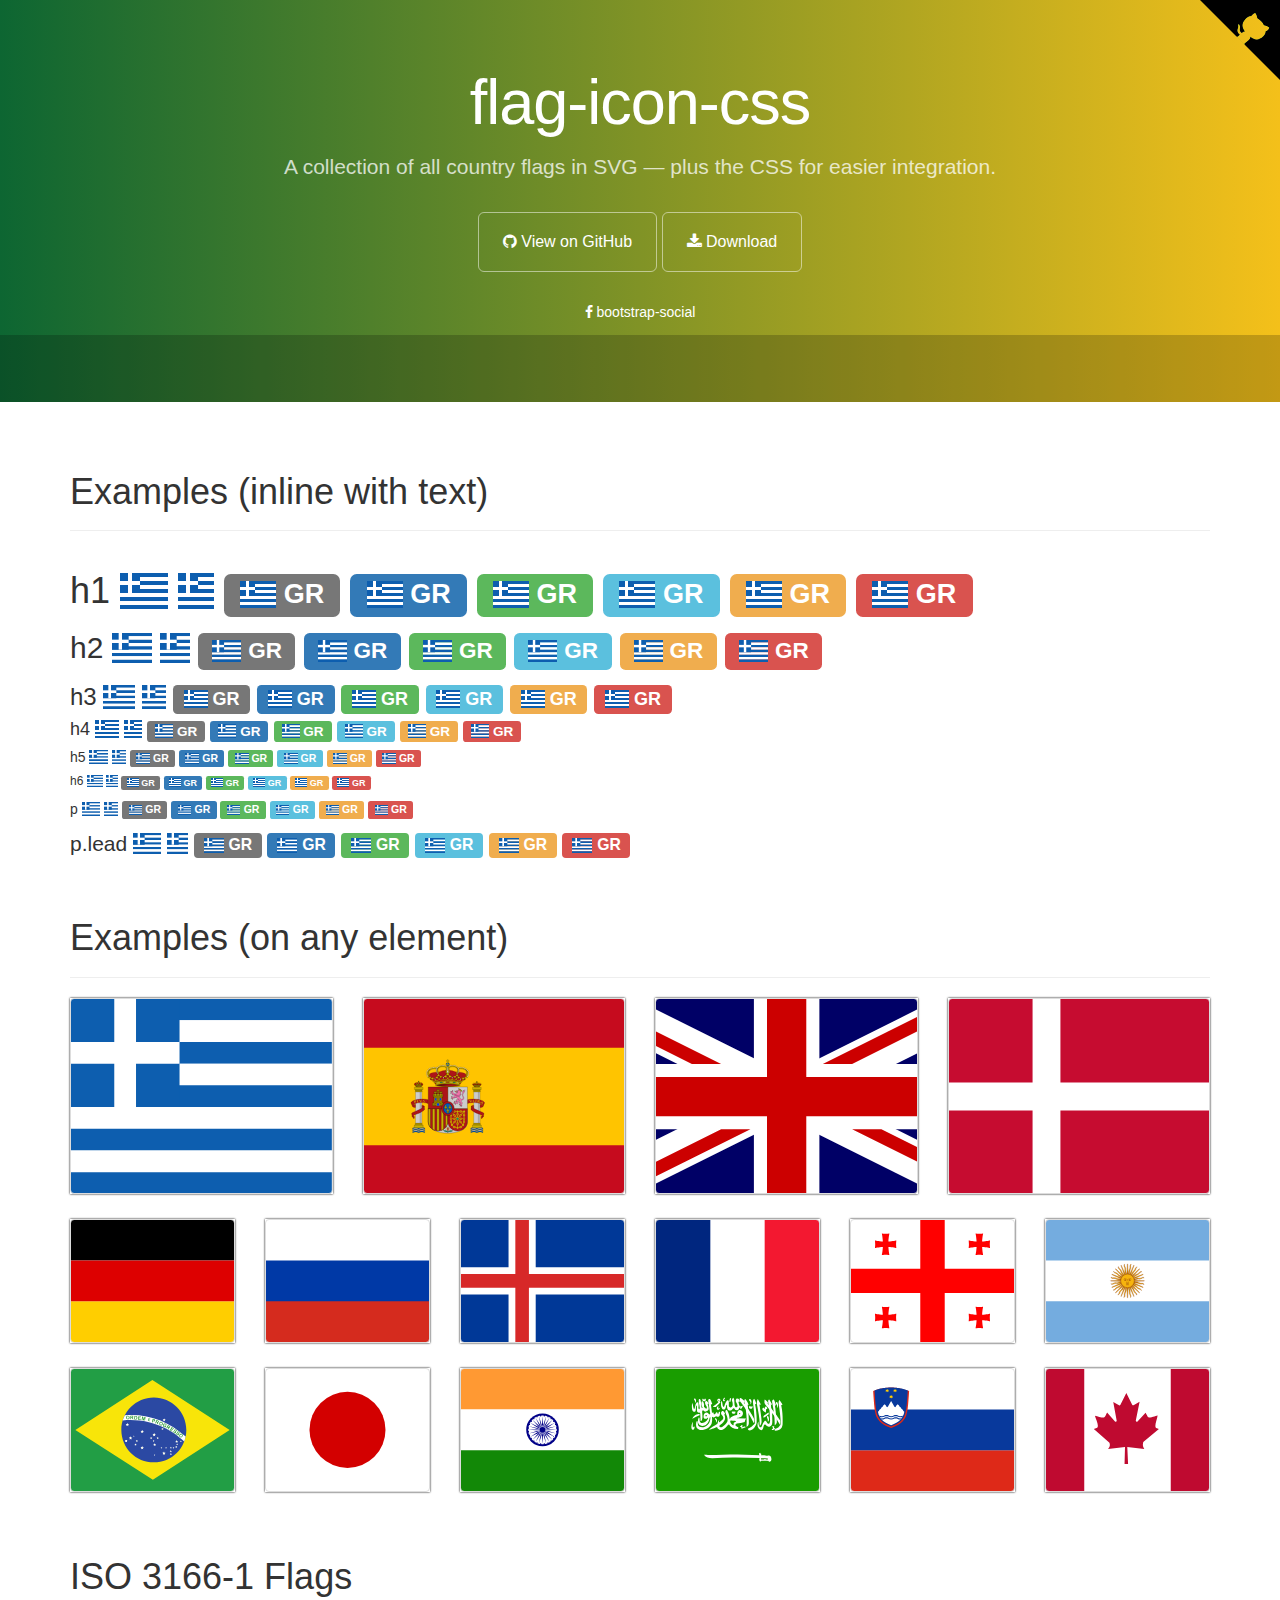
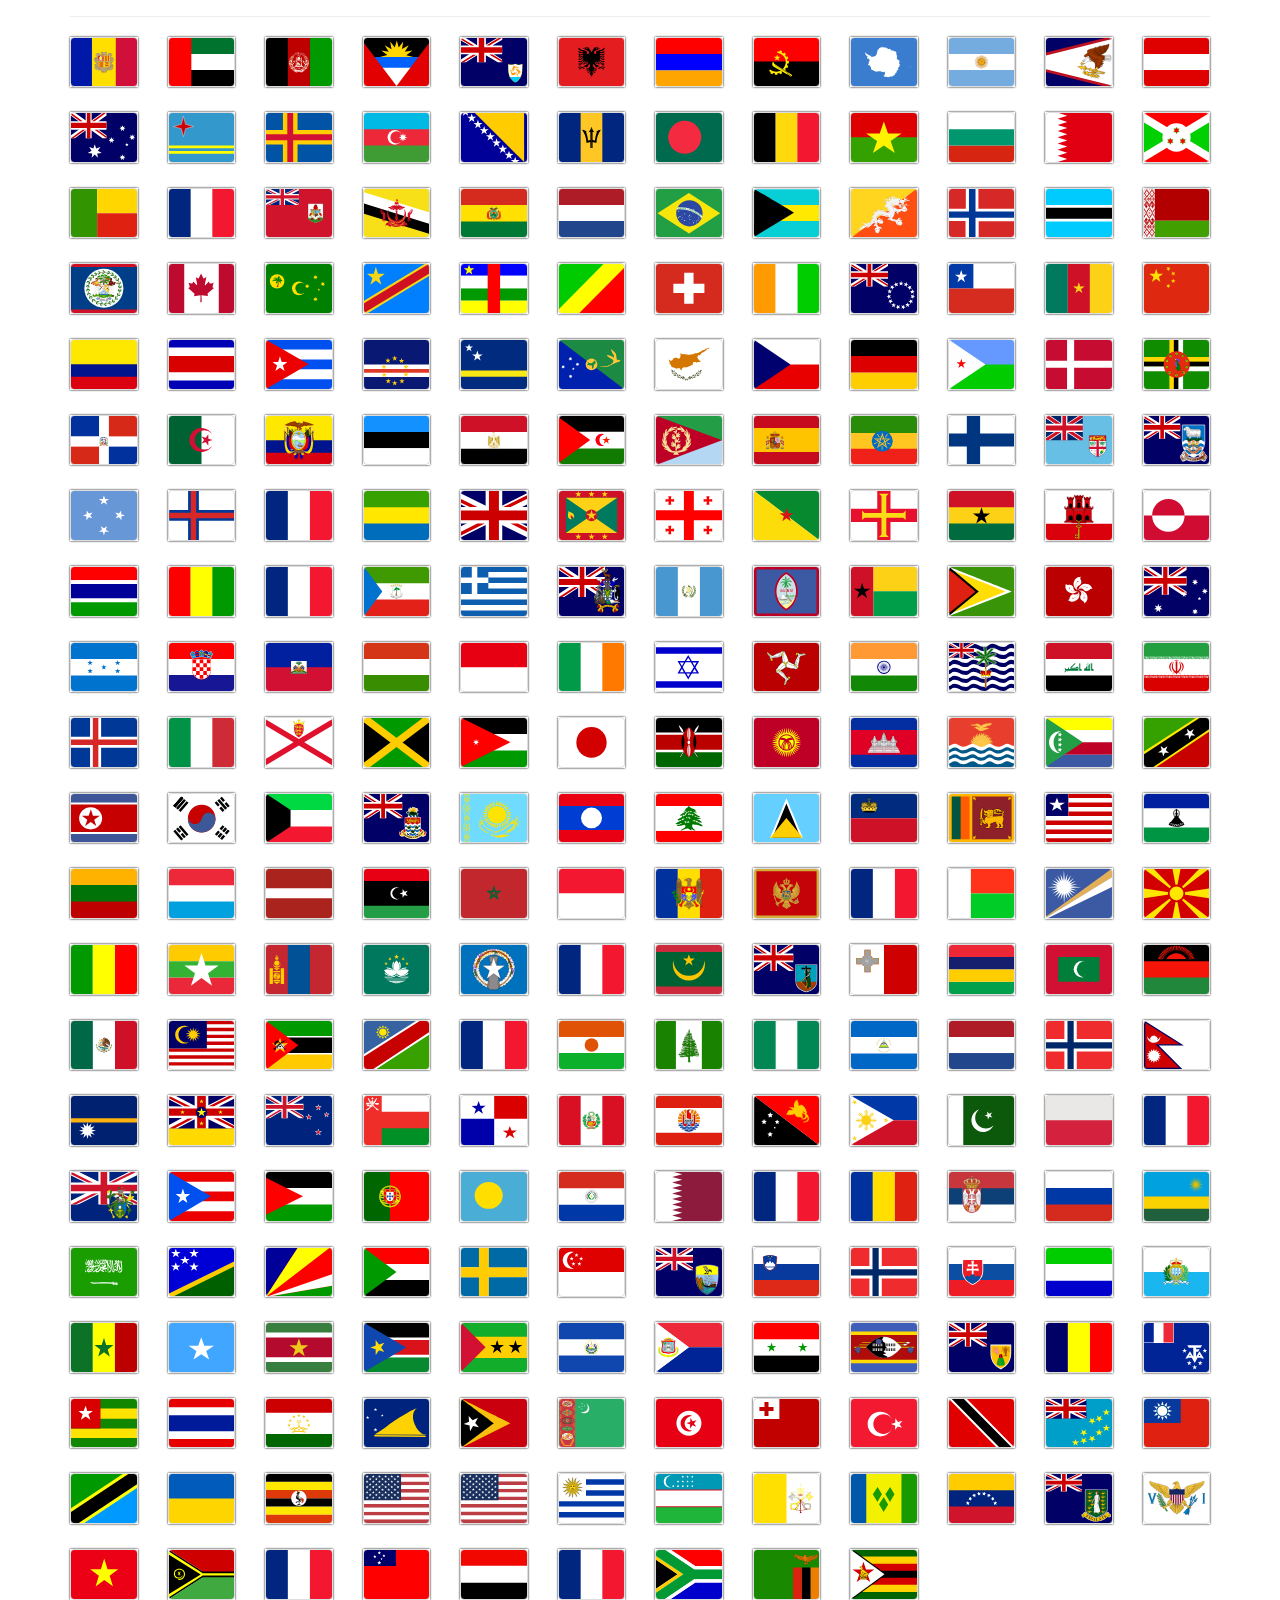
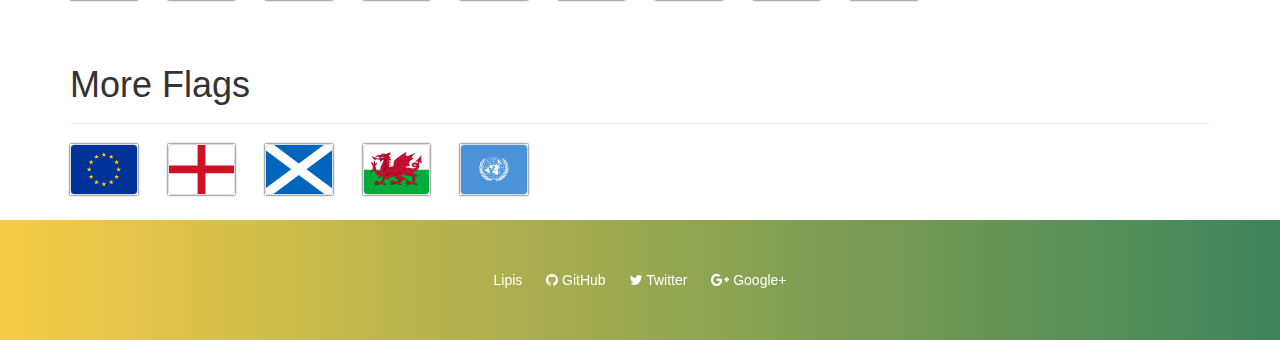
<file: vendors/iconfonts/flag-icon-css/index.html>
<!DOCTYPE html>
<html lang="en">
  <head>
    <meta charset="utf-8">
    <meta name="viewport" content="width=device-width, initial-scale=1.0">
    <meta property="og:type" content="website" />
    <meta property="og:url" content="https://lipis.github.io/flag-icon-css/" />

    <title>SVG Country Flags | flag-icon-css</title>

    <link href="https://maxcdn.bootstrapcdn.com/bootstrap/3.3.6/css/bootstrap.min.css" rel="stylesheet" id="bootstrap">
    <link href="https://maxcdn.bootstrapcdn.com/font-awesome/4.5.0/css/font-awesome.min.css" rel="stylesheet">
    <link href="./assets/docs.css" rel="stylesheet">
    <link href="./css/flag-icon.css" rel="stylesheet">
  </head>

  <body>
    <div class="jumbotron">
      <div class="container">
        <h1>flag-icon-css</h1>
        <p>
          A collection of all country flags in SVG — plus the CSS for easier integration.
        </p>
        <a href="https://github.com/lipis/flag-icon-css" class="btn btn-outline btn-lg"><span class="fa fa-github"></span> View on GitHub</a>
        <a href="https://github.com/lipis/flag-icon-css/archive/master.zip" class="btn btn-outline btn-lg"><span class="fa fa-download"></span> Download</a>
        <ul class="jumbotron-links">
          <li><a href="https://lipis.github.io/bootstrap-social"><span class="fa fa-facebook"></span> bootstrap-social</a></li>
        </ul>
      </div>
      <div class="bottom">
        <iframe src="https://ghbtns.com/github-btn.html?user=lipis&amp;repo=flag-icon-css&amp;type=watch&amp;count=true" class="social-share"></iframe>
      </div>
    </div>
    <script>
      if (window.location.hostname.indexOf('github') > 0) {
        window.location.replace("http://flag-icon-css.lip.is/");
      }
    </script>
    <div class="container">
      <section id="examples">
        <div class="page-header">
          <h1>Examples (inline with text)</h1>
        </div>
        <div class="no-wrap">
          <h1>
            h1
            <span class="flag-icon flag-icon-gr"></span>
            <span class="flag-icon flag-icon-squared flag-icon-gr"></span>
            <span class="label label-default"><span class="flag-icon flag-icon-gr"></span> GR</span>
            <span class="label label-primary"><span class="flag-icon flag-icon-gr"></span> GR</span>
            <span class="label label-success"><span class="flag-icon flag-icon-gr"></span> GR</span>
            <span class="label label-info"><span class="flag-icon flag-icon-gr"></span> GR</span>
            <span class="label label-warning"><span class="flag-icon flag-icon-gr"></span> GR</span>
            <span class="label label-danger"><span class="flag-icon flag-icon-gr"></span> GR</span>
          </h1>
          <h2>
            h2
            <span class="flag-icon flag-icon-gr"></span>
            <span class="flag-icon flag-icon-squared flag-icon-gr"></span>
            <span class="label label-default"><span class="flag-icon flag-icon-gr"></span> GR</span>
            <span class="label label-primary"><span class="flag-icon flag-icon-gr"></span> GR</span>
            <span class="label label-success"><span class="flag-icon flag-icon-gr"></span> GR</span>
            <span class="label label-info"><span class="flag-icon flag-icon-gr"></span> GR</span>
            <span class="label label-warning"><span class="flag-icon flag-icon-gr"></span> GR</span>
            <span class="label label-danger"><span class="flag-icon flag-icon-gr"></span> GR</span>
          </h2>
          <h3>
            h3
            <span class="flag-icon flag-icon-gr"></span>
            <span class="flag-icon flag-icon-squared flag-icon-gr"></span>
            <span class="label label-default"><span class="flag-icon flag-icon-gr"></span> GR</span>
            <span class="label label-primary"><span class="flag-icon flag-icon-gr"></span> GR</span>
            <span class="label label-success"><span class="flag-icon flag-icon-gr"></span> GR</span>
            <span class="label label-info"><span class="flag-icon flag-icon-gr"></span> GR</span>
            <span class="label label-warning"><span class="flag-icon flag-icon-gr"></span> GR</span>
            <span class="label label-danger"><span class="flag-icon flag-icon-gr"></span> GR</span>
          </h3>
          <h4>
            h4
            <span class="flag-icon flag-icon-gr"></span>
            <span class="flag-icon flag-icon-squared flag-icon-gr"></span>
            <span class="label label-default"><span class="flag-icon flag-icon-gr"></span> GR</span>
            <span class="label label-primary"><span class="flag-icon flag-icon-gr"></span> GR</span>
            <span class="label label-success"><span class="flag-icon flag-icon-gr"></span> GR</span>
            <span class="label label-info"><span class="flag-icon flag-icon-gr"></span> GR</span>
            <span class="label label-warning"><span class="flag-icon flag-icon-gr"></span> GR</span>
            <span class="label label-danger"><span class="flag-icon flag-icon-gr"></span> GR</span>
          </h4>
          <h5>
            h5
            <span class="flag-icon flag-icon-gr"></span>
            <span class="flag-icon flag-icon-squared flag-icon-gr"></span>
            <span class="label label-default"><span class="flag-icon flag-icon-gr"></span> GR</span>
            <span class="label label-primary"><span class="flag-icon flag-icon-gr"></span> GR</span>
            <span class="label label-success"><span class="flag-icon flag-icon-gr"></span> GR</span>
            <span class="label label-info"><span class="flag-icon flag-icon-gr"></span> GR</span>
            <span class="label label-warning"><span class="flag-icon flag-icon-gr"></span> GR</span>
            <span class="label label-danger"><span class="flag-icon flag-icon-gr"></span> GR</span>
          </h5>
          <h6>
            h6
            <span class="flag-icon flag-icon-gr"></span>
            <span class="flag-icon flag-icon-squared flag-icon-gr"></span>
            <span class="label label-default"><span class="flag-icon flag-icon-gr"></span> GR</span>
            <span class="label label-primary"><span class="flag-icon flag-icon-gr"></span> GR</span>
            <span class="label label-success"><span class="flag-icon flag-icon-gr"></span> GR</span>
            <span class="label label-info"><span class="flag-icon flag-icon-gr"></span> GR</span>
            <span class="label label-warning"><span class="flag-icon flag-icon-gr"></span> GR</span>
            <span class="label label-danger"><span class="flag-icon flag-icon-gr"></span> GR</span>
          </h6>
          <p>
            p
            <span class="flag-icon flag-icon-gr"></span>
            <span class="flag-icon flag-icon-squared flag-icon-gr"></span>
            <span class="label label-default"><span class="flag-icon flag-icon-gr"></span> GR</span>
            <span class="label label-primary"><span class="flag-icon flag-icon-gr"></span> GR</span>
            <span class="label label-success"><span class="flag-icon flag-icon-gr"></span> GR</span>
            <span class="label label-info"><span class="flag-icon flag-icon-gr"></span> GR</span>
            <span class="label label-warning"><span class="flag-icon flag-icon-gr"></span> GR</span>
            <span class="label label-danger"><span class="flag-icon flag-icon-gr"></span> GR</span>
          </p>
          <p class="lead">
            p.lead
            <span class="flag-icon flag-icon-gr"></span>
            <span class="flag-icon flag-icon-squared flag-icon-gr"></span>
            <span class="label label-default"><span class="flag-icon flag-icon-gr"></span> GR</span>
            <span class="label label-primary"><span class="flag-icon flag-icon-gr"></span> GR</span>
            <span class="label label-success"><span class="flag-icon flag-icon-gr"></span> GR</span>
            <span class="label label-info"><span class="flag-icon flag-icon-gr"></span> GR</span>
            <span class="label label-warning"><span class="flag-icon flag-icon-gr"></span> GR</span>
            <span class="label label-danger"><span class="flag-icon flag-icon-gr"></span> GR</span>
          </p>
        </section>
      </section>
      <section id="more" class="d">
        <div class="page-header">
          <h1>Examples (on any element)</h1>
        </div>
        <div class="row">
          <div class="col-lg-3 col-md-4 col-sm-4 col-xs-6">
            <div class="flag-wrapper">
              <div class="img-thumbnail flag flag-icon-background flag-icon-gr"></div>
            </div>
          </div>
          <div class="col-lg-3 col-md-4 col-sm-4 col-xs-6">
            <div class="flag-wrapper">
              <div class="img-thumbnail flag flag-icon-background flag-icon-es"></div>
            </div>
          </div>
          <div class="col-lg-3 col-md-4 col-sm-4 col-xs-3">
            <div class="flag-wrapper">
              <div class="img-thumbnail flag flag-icon-background flag-icon-gb"></div>
            </div>
          </div>
          <div class="col-lg-3 col-sm-2 col-xs-3">
            <div class="flag-wrapper">
              <div class="img-thumbnail flag flag-icon-background flag-icon-dk"></div>
            </div>
          </div>
          <div class="col-sm-2 col-xs-3">
            <div class="flag-wrapper">
              <div class="img-thumbnail flag flag-icon-background flag-icon-de"></div>
            </div>
          </div>
          <div class="col-sm-2 col-xs-3">
            <div class="flag-wrapper">
              <div class="img-thumbnail flag flag-icon-background flag-icon-ru"></div>
            </div>
          </div>
          <div class="col-sm-2 col-xs-3">
            <div class="flag-wrapper">
              <div class="img-thumbnail flag flag-icon-background flag-icon-is"></div>
            </div>
          </div>
          <div class="col-sm-2 col-xs-3">
            <div class="flag-wrapper">
              <div class="img-thumbnail flag flag-icon-background flag-icon-fr"></div>
            </div>
          </div>
          <div class="col-sm-2 col-xs-3">
            <div class="flag-wrapper">
              <div class="img-thumbnail flag flag-icon-background flag-icon-ge"></div>
            </div>
          </div>
          <div class="col-sm-2 col-xs-3">
            <div class="flag-wrapper">
              <div class="img-thumbnail flag flag-icon-background flag-icon-ar"></div>
            </div>
          </div>
          <div class="col-sm-2 col-xs-3">
            <div class="flag-wrapper">
              <div class="img-thumbnail flag flag-icon-background flag-icon-br"></div>
            </div>
          </div>
          <div class="col-sm-2 col-xs-3">
            <div class="flag-wrapper">
              <div class="img-thumbnail flag flag-icon-background flag-icon-jp"></div>
            </div>
          </div>
          <div class="col-sm-2 col-xs-3 hidden-xs">
            <div class="flag-wrapper">
              <div class="img-thumbnail flag flag-icon-background flag-icon-in"></div>
            </div>
          </div>
          <div class="col-sm-2 col-xs-3">
            <div class="flag-wrapper">
              <div class="img-thumbnail flag flag-icon-background flag-icon-sa"></div>
            </div>
          </div>
          <div class="col-sm-2 col-xs-3">
            <div class="flag-wrapper">
              <div class="img-thumbnail flag flag-icon-background flag-icon-si"></div>
            </div>
          </div>
          <div class="col-sm-2 col-xs-3 visible-lg">
            <div class="flag-wrapper">
              <div class="img-thumbnail flag flag-icon-background flag-icon-ca"></div>
            </div>
          </div>
        </div>
      </section>
      <section class="all-flags">
        <div class="page-header">
          <h1>ISO 3166-1 Flags</h1>
        </div>
        <div class="row">
          <div class="col-md-1 col-sm-2 col-xs-3"><div class="flag-wrapper"><div class="img-thumbnail flag flag-icon-background flag-icon-ad" title="ad" id="ad"></div></div></div>
          <div class="col-md-1 col-sm-2 col-xs-3"><div class="flag-wrapper"><div class="img-thumbnail flag flag-icon-background flag-icon-ae" title="ae" id="ae"></div></div></div>
          <div class="col-md-1 col-sm-2 col-xs-3"><div class="flag-wrapper"><div class="img-thumbnail flag flag-icon-background flag-icon-af" title="af" id="af"></div></div></div>
          <div class="col-md-1 col-sm-2 col-xs-3"><div class="flag-wrapper"><div class="img-thumbnail flag flag-icon-background flag-icon-ag" title="ag" id="ag"></div></div></div>
          <div class="col-md-1 col-sm-2 col-xs-3"><div class="flag-wrapper"><div class="img-thumbnail flag flag-icon-background flag-icon-ai" title="ai" id="ai"></div></div></div>
          <div class="col-md-1 col-sm-2 col-xs-3"><div class="flag-wrapper"><div class="img-thumbnail flag flag-icon-background flag-icon-al" title="al" id="al"></div></div></div>
          <div class="col-md-1 col-sm-2 col-xs-3"><div class="flag-wrapper"><div class="img-thumbnail flag flag-icon-background flag-icon-am" title="am" id="am"></div></div></div>
          <div class="col-md-1 col-sm-2 col-xs-3"><div class="flag-wrapper"><div class="img-thumbnail flag flag-icon-background flag-icon-ao" title="ao" id="ao"></div></div></div>
          <div class="col-md-1 col-sm-2 col-xs-3"><div class="flag-wrapper"><div class="img-thumbnail flag flag-icon-background flag-icon-aq" title="aq" id="aq"></div></div></div>
          <div class="col-md-1 col-sm-2 col-xs-3"><div class="flag-wrapper"><div class="img-thumbnail flag flag-icon-background flag-icon-ar" title="ar" id="ar"></div></div></div>
          <div class="col-md-1 col-sm-2 col-xs-3"><div class="flag-wrapper"><div class="img-thumbnail flag flag-icon-background flag-icon-as" title="as" id="as"></div></div></div>
          <div class="col-md-1 col-sm-2 col-xs-3"><div class="flag-wrapper"><div class="img-thumbnail flag flag-icon-background flag-icon-at" title="at" id="at"></div></div></div>
          <div class="col-md-1 col-sm-2 col-xs-3"><div class="flag-wrapper"><div class="img-thumbnail flag flag-icon-background flag-icon-au" title="au" id="au"></div></div></div>
          <div class="col-md-1 col-sm-2 col-xs-3"><div class="flag-wrapper"><div class="img-thumbnail flag flag-icon-background flag-icon-aw" title="aw" id="aw"></div></div></div>
          <div class="col-md-1 col-sm-2 col-xs-3"><div class="flag-wrapper"><div class="img-thumbnail flag flag-icon-background flag-icon-ax" title="ax" id="ax"></div></div></div>
          <div class="col-md-1 col-sm-2 col-xs-3"><div class="flag-wrapper"><div class="img-thumbnail flag flag-icon-background flag-icon-az" title="az" id="az"></div></div></div>
          <div class="col-md-1 col-sm-2 col-xs-3"><div class="flag-wrapper"><div class="img-thumbnail flag flag-icon-background flag-icon-ba" title="ba" id="ba"></div></div></div>
          <div class="col-md-1 col-sm-2 col-xs-3"><div class="flag-wrapper"><div class="img-thumbnail flag flag-icon-background flag-icon-bb" title="bb" id="bb"></div></div></div>
          <div class="col-md-1 col-sm-2 col-xs-3"><div class="flag-wrapper"><div class="img-thumbnail flag flag-icon-background flag-icon-bd" title="bd" id="bd"></div></div></div>
          <div class="col-md-1 col-sm-2 col-xs-3"><div class="flag-wrapper"><div class="img-thumbnail flag flag-icon-background flag-icon-be" title="be" id="be"></div></div></div>
          <div class="col-md-1 col-sm-2 col-xs-3"><div class="flag-wrapper"><div class="img-thumbnail flag flag-icon-background flag-icon-bf" title="bf" id="bf"></div></div></div>
          <div class="col-md-1 col-sm-2 col-xs-3"><div class="flag-wrapper"><div class="img-thumbnail flag flag-icon-background flag-icon-bg" title="bg" id="bg"></div></div></div>
          <div class="col-md-1 col-sm-2 col-xs-3"><div class="flag-wrapper"><div class="img-thumbnail flag flag-icon-background flag-icon-bh" title="bh" id="bh"></div></div></div>
          <div class="col-md-1 col-sm-2 col-xs-3"><div class="flag-wrapper"><div class="img-thumbnail flag flag-icon-background flag-icon-bi" title="bi" id="bi"></div></div></div>
          <div class="col-md-1 col-sm-2 col-xs-3"><div class="flag-wrapper"><div class="img-thumbnail flag flag-icon-background flag-icon-bj" title="bj" id="bj"></div></div></div>
          <div class="col-md-1 col-sm-2 col-xs-3"><div class="flag-wrapper"><div class="img-thumbnail flag flag-icon-background flag-icon-bl" title="bl" id="bl"></div></div></div>
          <div class="col-md-1 col-sm-2 col-xs-3"><div class="flag-wrapper"><div class="img-thumbnail flag flag-icon-background flag-icon-bm" title="bm" id="bm"></div></div></div>
          <div class="col-md-1 col-sm-2 col-xs-3"><div class="flag-wrapper"><div class="img-thumbnail flag flag-icon-background flag-icon-bn" title="bn" id="bn"></div></div></div>
          <div class="col-md-1 col-sm-2 col-xs-3"><div class="flag-wrapper"><div class="img-thumbnail flag flag-icon-background flag-icon-bo" title="bo" id="bo"></div></div></div>
          <div class="col-md-1 col-sm-2 col-xs-3"><div class="flag-wrapper"><div class="img-thumbnail flag flag-icon-background flag-icon-bq" title="bq" id="bq"></div></div></div>
          <div class="col-md-1 col-sm-2 col-xs-3"><div class="flag-wrapper"><div class="img-thumbnail flag flag-icon-background flag-icon-br" title="br" id="br"></div></div></div>
          <div class="col-md-1 col-sm-2 col-xs-3"><div class="flag-wrapper"><div class="img-thumbnail flag flag-icon-background flag-icon-bs" title="bs" id="bs"></div></div></div>
          <div class="col-md-1 col-sm-2 col-xs-3"><div class="flag-wrapper"><div class="img-thumbnail flag flag-icon-background flag-icon-bt" title="bt" id="bt"></div></div></div>
          <div class="col-md-1 col-sm-2 col-xs-3"><div class="flag-wrapper"><div class="img-thumbnail flag flag-icon-background flag-icon-bv" title="bv" id="bv"></div></div></div>
          <div class="col-md-1 col-sm-2 col-xs-3"><div class="flag-wrapper"><div class="img-thumbnail flag flag-icon-background flag-icon-bw" title="bw" id="bw"></div></div></div>
          <div class="col-md-1 col-sm-2 col-xs-3"><div class="flag-wrapper"><div class="img-thumbnail flag flag-icon-background flag-icon-by" title="by" id="by"></div></div></div>
          <div class="col-md-1 col-sm-2 col-xs-3"><div class="flag-wrapper"><div class="img-thumbnail flag flag-icon-background flag-icon-bz" title="bz" id="bz"></div></div></div>
          <div class="col-md-1 col-sm-2 col-xs-3"><div class="flag-wrapper"><div class="img-thumbnail flag flag-icon-background flag-icon-ca" title="ca" id="ca"></div></div></div>
          <div class="col-md-1 col-sm-2 col-xs-3"><div class="flag-wrapper"><div class="img-thumbnail flag flag-icon-background flag-icon-cc" title="cc" id="cc"></div></div></div>
          <div class="col-md-1 col-sm-2 col-xs-3"><div class="flag-wrapper"><div class="img-thumbnail flag flag-icon-background flag-icon-cd" title="cd" id="cd"></div></div></div>
          <div class="col-md-1 col-sm-2 col-xs-3"><div class="flag-wrapper"><div class="img-thumbnail flag flag-icon-background flag-icon-cf" title="cf" id="cf"></div></div></div>
          <div class="col-md-1 col-sm-2 col-xs-3"><div class="flag-wrapper"><div class="img-thumbnail flag flag-icon-background flag-icon-cg" title="cg" id="cg"></div></div></div>
          <div class="col-md-1 col-sm-2 col-xs-3"><div class="flag-wrapper"><div class="img-thumbnail flag flag-icon-background flag-icon-ch" title="ch" id="ch"></div></div></div>
          <div class="col-md-1 col-sm-2 col-xs-3"><div class="flag-wrapper"><div class="img-thumbnail flag flag-icon-background flag-icon-ci" title="ci" id="ci"></div></div></div>
          <div class="col-md-1 col-sm-2 col-xs-3"><div class="flag-wrapper"><div class="img-thumbnail flag flag-icon-background flag-icon-ck" title="ck" id="ck"></div></div></div>
          <div class="col-md-1 col-sm-2 col-xs-3"><div class="flag-wrapper"><div class="img-thumbnail flag flag-icon-background flag-icon-cl" title="cl" id="cl"></div></div></div>
          <div class="col-md-1 col-sm-2 col-xs-3"><div class="flag-wrapper"><div class="img-thumbnail flag flag-icon-background flag-icon-cm" title="cm" id="cm"></div></div></div>
          <div class="col-md-1 col-sm-2 col-xs-3"><div class="flag-wrapper"><div class="img-thumbnail flag flag-icon-background flag-icon-cn" title="cn" id="cn"></div></div></div>
          <div class="col-md-1 col-sm-2 col-xs-3"><div class="flag-wrapper"><div class="img-thumbnail flag flag-icon-background flag-icon-co" title="co" id="co"></div></div></div>
          <div class="col-md-1 col-sm-2 col-xs-3"><div class="flag-wrapper"><div class="img-thumbnail flag flag-icon-background flag-icon-cr" title="cr" id="cr"></div></div></div>
          <div class="col-md-1 col-sm-2 col-xs-3"><div class="flag-wrapper"><div class="img-thumbnail flag flag-icon-background flag-icon-cu" title="cu" id="cu"></div></div></div>
          <div class="col-md-1 col-sm-2 col-xs-3"><div class="flag-wrapper"><div class="img-thumbnail flag flag-icon-background flag-icon-cv" title="cv" id="cv"></div></div></div>
          <div class="col-md-1 col-sm-2 col-xs-3"><div class="flag-wrapper"><div class="img-thumbnail flag flag-icon-background flag-icon-cw" title="cw" id="cw"></div></div></div>
          <div class="col-md-1 col-sm-2 col-xs-3"><div class="flag-wrapper"><div class="img-thumbnail flag flag-icon-background flag-icon-cx" title="cx" id="cx"></div></div></div>
          <div class="col-md-1 col-sm-2 col-xs-3"><div class="flag-wrapper"><div class="img-thumbnail flag flag-icon-background flag-icon-cy" title="cy" id="cy"></div></div></div>
          <div class="col-md-1 col-sm-2 col-xs-3"><div class="flag-wrapper"><div class="img-thumbnail flag flag-icon-background flag-icon-cz" title="cz" id="cz"></div></div></div>
          <div class="col-md-1 col-sm-2 col-xs-3"><div class="flag-wrapper"><div class="img-thumbnail flag flag-icon-background flag-icon-de" title="de" id="de"></div></div></div>
          <div class="col-md-1 col-sm-2 col-xs-3"><div class="flag-wrapper"><div class="img-thumbnail flag flag-icon-background flag-icon-dj" title="dj" id="dj"></div></div></div>
          <div class="col-md-1 col-sm-2 col-xs-3"><div class="flag-wrapper"><div class="img-thumbnail flag flag-icon-background flag-icon-dk" title="dk" id="dk"></div></div></div>
          <div class="col-md-1 col-sm-2 col-xs-3"><div class="flag-wrapper"><div class="img-thumbnail flag flag-icon-background flag-icon-dm" title="dm" id="dm"></div></div></div>
          <div class="col-md-1 col-sm-2 col-xs-3"><div class="flag-wrapper"><div class="img-thumbnail flag flag-icon-background flag-icon-do" title="do" id="do"></div></div></div>
          <div class="col-md-1 col-sm-2 col-xs-3"><div class="flag-wrapper"><div class="img-thumbnail flag flag-icon-background flag-icon-dz" title="dz" id="dz"></div></div></div>
          <div class="col-md-1 col-sm-2 col-xs-3"><div class="flag-wrapper"><div class="img-thumbnail flag flag-icon-background flag-icon-ec" title="ec" id="ec"></div></div></div>
          <div class="col-md-1 col-sm-2 col-xs-3"><div class="flag-wrapper"><div class="img-thumbnail flag flag-icon-background flag-icon-ee" title="ee" id="ee"></div></div></div>
          <div class="col-md-1 col-sm-2 col-xs-3"><div class="flag-wrapper"><div class="img-thumbnail flag flag-icon-background flag-icon-eg" title="eg" id="eg"></div></div></div>
          <div class="col-md-1 col-sm-2 col-xs-3"><div class="flag-wrapper"><div class="img-thumbnail flag flag-icon-background flag-icon-eh" title="eh" id="eh"></div></div></div>
          <div class="col-md-1 col-sm-2 col-xs-3"><div class="flag-wrapper"><div class="img-thumbnail flag flag-icon-background flag-icon-er" title="er" id="er"></div></div></div>
          <div class="col-md-1 col-sm-2 col-xs-3"><div class="flag-wrapper"><div class="img-thumbnail flag flag-icon-background flag-icon-es" title="es" id="es"></div></div></div>
          <div class="col-md-1 col-sm-2 col-xs-3"><div class="flag-wrapper"><div class="img-thumbnail flag flag-icon-background flag-icon-et" title="et" id="et"></div></div></div>
          <div class="col-md-1 col-sm-2 col-xs-3"><div class="flag-wrapper"><div class="img-thumbnail flag flag-icon-background flag-icon-fi" title="fi" id="fi"></div></div></div>
          <div class="col-md-1 col-sm-2 col-xs-3"><div class="flag-wrapper"><div class="img-thumbnail flag flag-icon-background flag-icon-fj" title="fj" id="fj"></div></div></div>
          <div class="col-md-1 col-sm-2 col-xs-3"><div class="flag-wrapper"><div class="img-thumbnail flag flag-icon-background flag-icon-fk" title="fk" id="fk"></div></div></div>
          <div class="col-md-1 col-sm-2 col-xs-3"><div class="flag-wrapper"><div class="img-thumbnail flag flag-icon-background flag-icon-fm" title="fm" id="fm"></div></div></div>
          <div class="col-md-1 col-sm-2 col-xs-3"><div class="flag-wrapper"><div class="img-thumbnail flag flag-icon-background flag-icon-fo" title="fo" id="fo"></div></div></div>
          <div class="col-md-1 col-sm-2 col-xs-3"><div class="flag-wrapper"><div class="img-thumbnail flag flag-icon-background flag-icon-fr" title="fr" id="fr"></div></div></div>
          <div class="col-md-1 col-sm-2 col-xs-3"><div class="flag-wrapper"><div class="img-thumbnail flag flag-icon-background flag-icon-ga" title="ga" id="ga"></div></div></div>
          <div class="col-md-1 col-sm-2 col-xs-3"><div class="flag-wrapper"><div class="img-thumbnail flag flag-icon-background flag-icon-gb" title="gb" id="gb"></div></div></div>
          <div class="col-md-1 col-sm-2 col-xs-3"><div class="flag-wrapper"><div class="img-thumbnail flag flag-icon-background flag-icon-gd" title="gd" id="gd"></div></div></div>
          <div class="col-md-1 col-sm-2 col-xs-3"><div class="flag-wrapper"><div class="img-thumbnail flag flag-icon-background flag-icon-ge" title="ge" id="ge"></div></div></div>
          <div class="col-md-1 col-sm-2 col-xs-3"><div class="flag-wrapper"><div class="img-thumbnail flag flag-icon-background flag-icon-gf" title="gf" id="gf"></div></div></div>
          <div class="col-md-1 col-sm-2 col-xs-3"><div class="flag-wrapper"><div class="img-thumbnail flag flag-icon-background flag-icon-gg" title="gg" id="gg"></div></div></div>
          <div class="col-md-1 col-sm-2 col-xs-3"><div class="flag-wrapper"><div class="img-thumbnail flag flag-icon-background flag-icon-gh" title="gh" id="gh"></div></div></div>
          <div class="col-md-1 col-sm-2 col-xs-3"><div class="flag-wrapper"><div class="img-thumbnail flag flag-icon-background flag-icon-gi" title="gi" id="gi"></div></div></div>
          <div class="col-md-1 col-sm-2 col-xs-3"><div class="flag-wrapper"><div class="img-thumbnail flag flag-icon-background flag-icon-gl" title="gl" id="gl"></div></div></div>
          <div class="col-md-1 col-sm-2 col-xs-3"><div class="flag-wrapper"><div class="img-thumbnail flag flag-icon-background flag-icon-gm" title="gm" id="gm"></div></div></div>
          <div class="col-md-1 col-sm-2 col-xs-3"><div class="flag-wrapper"><div class="img-thumbnail flag flag-icon-background flag-icon-gn" title="gn" id="gn"></div></div></div>
          <div class="col-md-1 col-sm-2 col-xs-3"><div class="flag-wrapper"><div class="img-thumbnail flag flag-icon-background flag-icon-gp" title="gp" id="gp"></div></div></div>
          <div class="col-md-1 col-sm-2 col-xs-3"><div class="flag-wrapper"><div class="img-thumbnail flag flag-icon-background flag-icon-gq" title="gq" id="gq"></div></div></div>
          <div class="col-md-1 col-sm-2 col-xs-3"><div class="flag-wrapper"><div class="img-thumbnail flag flag-icon-background flag-icon-gr" title="gr" id="gr"></div></div></div>
          <div class="col-md-1 col-sm-2 col-xs-3"><div class="flag-wrapper"><div class="img-thumbnail flag flag-icon-background flag-icon-gs" title="gs" id="gs"></div></div></div>
          <div class="col-md-1 col-sm-2 col-xs-3"><div class="flag-wrapper"><div class="img-thumbnail flag flag-icon-background flag-icon-gt" title="gt" id="gt"></div></div></div>
          <div class="col-md-1 col-sm-2 col-xs-3"><div class="flag-wrapper"><div class="img-thumbnail flag flag-icon-background flag-icon-gu" title="gu" id="gu"></div></div></div>
          <div class="col-md-1 col-sm-2 col-xs-3"><div class="flag-wrapper"><div class="img-thumbnail flag flag-icon-background flag-icon-gw" title="gw" id="gw"></div></div></div>
          <div class="col-md-1 col-sm-2 col-xs-3"><div class="flag-wrapper"><div class="img-thumbnail flag flag-icon-background flag-icon-gy" title="gy" id="gy"></div></div></div>
          <div class="col-md-1 col-sm-2 col-xs-3"><div class="flag-wrapper"><div class="img-thumbnail flag flag-icon-background flag-icon-hk" title="hk" id="hk"></div></div></div>
          <div class="col-md-1 col-sm-2 col-xs-3"><div class="flag-wrapper"><div class="img-thumbnail flag flag-icon-background flag-icon-hm" title="hm" id="hm"></div></div></div>
          <div class="col-md-1 col-sm-2 col-xs-3"><div class="flag-wrapper"><div class="img-thumbnail flag flag-icon-background flag-icon-hn" title="hn" id="hn"></div></div></div>
          <div class="col-md-1 col-sm-2 col-xs-3"><div class="flag-wrapper"><div class="img-thumbnail flag flag-icon-background flag-icon-hr" title="hr" id="hr"></div></div></div>
          <div class="col-md-1 col-sm-2 col-xs-3"><div class="flag-wrapper"><div class="img-thumbnail flag flag-icon-background flag-icon-ht" title="ht" id="ht"></div></div></div>
          <div class="col-md-1 col-sm-2 col-xs-3"><div class="flag-wrapper"><div class="img-thumbnail flag flag-icon-background flag-icon-hu" title="hu" id="hu"></div></div></div>
          <div class="col-md-1 col-sm-2 col-xs-3"><div class="flag-wrapper"><div class="img-thumbnail flag flag-icon-background flag-icon-id" title="id" id="id"></div></div></div>
          <div class="col-md-1 col-sm-2 col-xs-3"><div class="flag-wrapper"><div class="img-thumbnail flag flag-icon-background flag-icon-ie" title="ie" id="ie"></div></div></div>
          <div class="col-md-1 col-sm-2 col-xs-3"><div class="flag-wrapper"><div class="img-thumbnail flag flag-icon-background flag-icon-il" title="il" id="il"></div></div></div>
          <div class="col-md-1 col-sm-2 col-xs-3"><div class="flag-wrapper"><div class="img-thumbnail flag flag-icon-background flag-icon-im" title="im" id="im"></div></div></div>
          <div class="col-md-1 col-sm-2 col-xs-3"><div class="flag-wrapper"><div class="img-thumbnail flag flag-icon-background flag-icon-in" title="in" id="in"></div></div></div>
          <div class="col-md-1 col-sm-2 col-xs-3"><div class="flag-wrapper"><div class="img-thumbnail flag flag-icon-background flag-icon-io" title="io" id="io"></div></div></div>
          <div class="col-md-1 col-sm-2 col-xs-3"><div class="flag-wrapper"><div class="img-thumbnail flag flag-icon-background flag-icon-iq" title="iq" id="iq"></div></div></div>
          <div class="col-md-1 col-sm-2 col-xs-3"><div class="flag-wrapper"><div class="img-thumbnail flag flag-icon-background flag-icon-ir" title="ir" id="ir"></div></div></div>
          <div class="col-md-1 col-sm-2 col-xs-3"><div class="flag-wrapper"><div class="img-thumbnail flag flag-icon-background flag-icon-is" title="is" id="is"></div></div></div>
          <div class="col-md-1 col-sm-2 col-xs-3"><div class="flag-wrapper"><div class="img-thumbnail flag flag-icon-background flag-icon-it" title="it" id="it"></div></div></div>
          <div class="col-md-1 col-sm-2 col-xs-3"><div class="flag-wrapper"><div class="img-thumbnail flag flag-icon-background flag-icon-je" title="je" id="je"></div></div></div>
          <div class="col-md-1 col-sm-2 col-xs-3"><div class="flag-wrapper"><div class="img-thumbnail flag flag-icon-background flag-icon-jm" title="jm" id="jm"></div></div></div>
          <div class="col-md-1 col-sm-2 col-xs-3"><div class="flag-wrapper"><div class="img-thumbnail flag flag-icon-background flag-icon-jo" title="jo" id="jo"></div></div></div>
          <div class="col-md-1 col-sm-2 col-xs-3"><div class="flag-wrapper"><div class="img-thumbnail flag flag-icon-background flag-icon-jp" title="jp" id="jp"></div></div></div>
          <div class="col-md-1 col-sm-2 col-xs-3"><div class="flag-wrapper"><div class="img-thumbnail flag flag-icon-background flag-icon-ke" title="ke" id="ke"></div></div></div>
          <div class="col-md-1 col-sm-2 col-xs-3"><div class="flag-wrapper"><div class="img-thumbnail flag flag-icon-background flag-icon-kg" title="kg" id="kg"></div></div></div>
          <div class="col-md-1 col-sm-2 col-xs-3"><div class="flag-wrapper"><div class="img-thumbnail flag flag-icon-background flag-icon-kh" title="kh" id="kh"></div></div></div>
          <div class="col-md-1 col-sm-2 col-xs-3"><div class="flag-wrapper"><div class="img-thumbnail flag flag-icon-background flag-icon-ki" title="ki" id="ki"></div></div></div>
          <div class="col-md-1 col-sm-2 col-xs-3"><div class="flag-wrapper"><div class="img-thumbnail flag flag-icon-background flag-icon-km" title="km" id="km"></div></div></div>
          <div class="col-md-1 col-sm-2 col-xs-3"><div class="flag-wrapper"><div class="img-thumbnail flag flag-icon-background flag-icon-kn" title="kn" id="kn"></div></div></div>
          <div class="col-md-1 col-sm-2 col-xs-3"><div class="flag-wrapper"><div class="img-thumbnail flag flag-icon-background flag-icon-kp" title="kp" id="kp"></div></div></div>
          <div class="col-md-1 col-sm-2 col-xs-3"><div class="flag-wrapper"><div class="img-thumbnail flag flag-icon-background flag-icon-kr" title="kr" id="kr"></div></div></div>
          <div class="col-md-1 col-sm-2 col-xs-3"><div class="flag-wrapper"><div class="img-thumbnail flag flag-icon-background flag-icon-kw" title="kw" id="kw"></div></div></div>
          <div class="col-md-1 col-sm-2 col-xs-3"><div class="flag-wrapper"><div class="img-thumbnail flag flag-icon-background flag-icon-ky" title="ky" id="ky"></div></div></div>
          <div class="col-md-1 col-sm-2 col-xs-3"><div class="flag-wrapper"><div class="img-thumbnail flag flag-icon-background flag-icon-kz" title="kz" id="kz"></div></div></div>
          <div class="col-md-1 col-sm-2 col-xs-3"><div class="flag-wrapper"><div class="img-thumbnail flag flag-icon-background flag-icon-la" title="la" id="la"></div></div></div>
          <div class="col-md-1 col-sm-2 col-xs-3"><div class="flag-wrapper"><div class="img-thumbnail flag flag-icon-background flag-icon-lb" title="lb" id="lb"></div></div></div>
          <div class="col-md-1 col-sm-2 col-xs-3"><div class="flag-wrapper"><div class="img-thumbnail flag flag-icon-background flag-icon-lc" title="lc" id="lc"></div></div></div>
          <div class="col-md-1 col-sm-2 col-xs-3"><div class="flag-wrapper"><div class="img-thumbnail flag flag-icon-background flag-icon-li" title="li" id="li"></div></div></div>
          <div class="col-md-1 col-sm-2 col-xs-3"><div class="flag-wrapper"><div class="img-thumbnail flag flag-icon-background flag-icon-lk" title="lk" id="lk"></div></div></div>
          <div class="col-md-1 col-sm-2 col-xs-3"><div class="flag-wrapper"><div class="img-thumbnail flag flag-icon-background flag-icon-lr" title="lr" id="lr"></div></div></div>
          <div class="col-md-1 col-sm-2 col-xs-3"><div class="flag-wrapper"><div class="img-thumbnail flag flag-icon-background flag-icon-ls" title="ls" id="ls"></div></div></div>
          <div class="col-md-1 col-sm-2 col-xs-3"><div class="flag-wrapper"><div class="img-thumbnail flag flag-icon-background flag-icon-lt" title="lt" id="lt"></div></div></div>
          <div class="col-md-1 col-sm-2 col-xs-3"><div class="flag-wrapper"><div class="img-thumbnail flag flag-icon-background flag-icon-lu" title="lu" id="lu"></div></div></div>
          <div class="col-md-1 col-sm-2 col-xs-3"><div class="flag-wrapper"><div class="img-thumbnail flag flag-icon-background flag-icon-lv" title="lv" id="lv"></div></div></div>
          <div class="col-md-1 col-sm-2 col-xs-3"><div class="flag-wrapper"><div class="img-thumbnail flag flag-icon-background flag-icon-ly" title="ly" id="ly"></div></div></div>
          <div class="col-md-1 col-sm-2 col-xs-3"><div class="flag-wrapper"><div class="img-thumbnail flag flag-icon-background flag-icon-ma" title="ma" id="ma"></div></div></div>
          <div class="col-md-1 col-sm-2 col-xs-3"><div class="flag-wrapper"><div class="img-thumbnail flag flag-icon-background flag-icon-mc" title="mc" id="mc"></div></div></div>
          <div class="col-md-1 col-sm-2 col-xs-3"><div class="flag-wrapper"><div class="img-thumbnail flag flag-icon-background flag-icon-md" title="md" id="md"></div></div></div>
          <div class="col-md-1 col-sm-2 col-xs-3"><div class="flag-wrapper"><div class="img-thumbnail flag flag-icon-background flag-icon-me" title="me" id="me"></div></div></div>
          <div class="col-md-1 col-sm-2 col-xs-3"><div class="flag-wrapper"><div class="img-thumbnail flag flag-icon-background flag-icon-mf" title="mf" id="mf"></div></div></div>
          <div class="col-md-1 col-sm-2 col-xs-3"><div class="flag-wrapper"><div class="img-thumbnail flag flag-icon-background flag-icon-mg" title="mg" id="mg"></div></div></div>
          <div class="col-md-1 col-sm-2 col-xs-3"><div class="flag-wrapper"><div class="img-thumbnail flag flag-icon-background flag-icon-mh" title="mh" id="mh"></div></div></div>
          <div class="col-md-1 col-sm-2 col-xs-3"><div class="flag-wrapper"><div class="img-thumbnail flag flag-icon-background flag-icon-mk" title="mk" id="mk"></div></div></div>
          <div class="col-md-1 col-sm-2 col-xs-3"><div class="flag-wrapper"><div class="img-thumbnail flag flag-icon-background flag-icon-ml" title="ml" id="ml"></div></div></div>
          <div class="col-md-1 col-sm-2 col-xs-3"><div class="flag-wrapper"><div class="img-thumbnail flag flag-icon-background flag-icon-mm" title="mm" id="mm"></div></div></div>
          <div class="col-md-1 col-sm-2 col-xs-3"><div class="flag-wrapper"><div class="img-thumbnail flag flag-icon-background flag-icon-mn" title="mn" id="mn"></div></div></div>
          <div class="col-md-1 col-sm-2 col-xs-3"><div class="flag-wrapper"><div class="img-thumbnail flag flag-icon-background flag-icon-mo" title="mo" id="mo"></div></div></div>
          <div class="col-md-1 col-sm-2 col-xs-3"><div class="flag-wrapper"><div class="img-thumbnail flag flag-icon-background flag-icon-mp" title="mp" id="mp"></div></div></div>
          <div class="col-md-1 col-sm-2 col-xs-3"><div class="flag-wrapper"><div class="img-thumbnail flag flag-icon-background flag-icon-mq" title="mq" id="mq"></div></div></div>
          <div class="col-md-1 col-sm-2 col-xs-3"><div class="flag-wrapper"><div class="img-thumbnail flag flag-icon-background flag-icon-mr" title="mr" id="mr"></div></div></div>
          <div class="col-md-1 col-sm-2 col-xs-3"><div class="flag-wrapper"><div class="img-thumbnail flag flag-icon-background flag-icon-ms" title="ms" id="ms"></div></div></div>
          <div class="col-md-1 col-sm-2 col-xs-3"><div class="flag-wrapper"><div class="img-thumbnail flag flag-icon-background flag-icon-mt" title="mt" id="mt"></div></div></div>
          <div class="col-md-1 col-sm-2 col-xs-3"><div class="flag-wrapper"><div class="img-thumbnail flag flag-icon-background flag-icon-mu" title="mu" id="mu"></div></div></div>
          <div class="col-md-1 col-sm-2 col-xs-3"><div class="flag-wrapper"><div class="img-thumbnail flag flag-icon-background flag-icon-mv" title="mv" id="mv"></div></div></div>
          <div class="col-md-1 col-sm-2 col-xs-3"><div class="flag-wrapper"><div class="img-thumbnail flag flag-icon-background flag-icon-mw" title="mw" id="mw"></div></div></div>
          <div class="col-md-1 col-sm-2 col-xs-3"><div class="flag-wrapper"><div class="img-thumbnail flag flag-icon-background flag-icon-mx" title="mx" id="mx"></div></div></div>
          <div class="col-md-1 col-sm-2 col-xs-3"><div class="flag-wrapper"><div class="img-thumbnail flag flag-icon-background flag-icon-my" title="my" id="my"></div></div></div>
          <div class="col-md-1 col-sm-2 col-xs-3"><div class="flag-wrapper"><div class="img-thumbnail flag flag-icon-background flag-icon-mz" title="mz" id="mz"></div></div></div>
          <div class="col-md-1 col-sm-2 col-xs-3"><div class="flag-wrapper"><div class="img-thumbnail flag flag-icon-background flag-icon-na" title="na" id="na"></div></div></div>
          <div class="col-md-1 col-sm-2 col-xs-3"><div class="flag-wrapper"><div class="img-thumbnail flag flag-icon-background flag-icon-nc" title="nc" id="nc"></div></div></div>
          <div class="col-md-1 col-sm-2 col-xs-3"><div class="flag-wrapper"><div class="img-thumbnail flag flag-icon-background flag-icon-ne" title="ne" id="ne"></div></div></div>
          <div class="col-md-1 col-sm-2 col-xs-3"><div class="flag-wrapper"><div class="img-thumbnail flag flag-icon-background flag-icon-nf" title="nf" id="nf"></div></div></div>
          <div class="col-md-1 col-sm-2 col-xs-3"><div class="flag-wrapper"><div class="img-thumbnail flag flag-icon-background flag-icon-ng" title="ng" id="ng"></div></div></div>
          <div class="col-md-1 col-sm-2 col-xs-3"><div class="flag-wrapper"><div class="img-thumbnail flag flag-icon-background flag-icon-ni" title="ni" id="ni"></div></div></div>
          <div class="col-md-1 col-sm-2 col-xs-3"><div class="flag-wrapper"><div class="img-thumbnail flag flag-icon-background flag-icon-nl" title="nl" id="nl"></div></div></div>
          <div class="col-md-1 col-sm-2 col-xs-3"><div class="flag-wrapper"><div class="img-thumbnail flag flag-icon-background flag-icon-no" title="no" id="no"></div></div></div>
          <div class="col-md-1 col-sm-2 col-xs-3"><div class="flag-wrapper"><div class="img-thumbnail flag flag-icon-background flag-icon-np" title="np" id="np"></div></div></div>
          <div class="col-md-1 col-sm-2 col-xs-3"><div class="flag-wrapper"><div class="img-thumbnail flag flag-icon-background flag-icon-nr" title="nr" id="nr"></div></div></div>
          <div class="col-md-1 col-sm-2 col-xs-3"><div class="flag-wrapper"><div class="img-thumbnail flag flag-icon-background flag-icon-nu" title="nu" id="nu"></div></div></div>
          <div class="col-md-1 col-sm-2 col-xs-3"><div class="flag-wrapper"><div class="img-thumbnail flag flag-icon-background flag-icon-nz" title="nz" id="nz"></div></div></div>
          <div class="col-md-1 col-sm-2 col-xs-3"><div class="flag-wrapper"><div class="img-thumbnail flag flag-icon-background flag-icon-om" title="om" id="om"></div></div></div>
          <div class="col-md-1 col-sm-2 col-xs-3"><div class="flag-wrapper"><div class="img-thumbnail flag flag-icon-background flag-icon-pa" title="pa" id="pa"></div></div></div>
          <div class="col-md-1 col-sm-2 col-xs-3"><div class="flag-wrapper"><div class="img-thumbnail flag flag-icon-background flag-icon-pe" title="pe" id="pe"></div></div></div>
          <div class="col-md-1 col-sm-2 col-xs-3"><div class="flag-wrapper"><div class="img-thumbnail flag flag-icon-background flag-icon-pf" title="pf" id="pf"></div></div></div>
          <div class="col-md-1 col-sm-2 col-xs-3"><div class="flag-wrapper"><div class="img-thumbnail flag flag-icon-background flag-icon-pg" title="pg" id="pg"></div></div></div>
          <div class="col-md-1 col-sm-2 col-xs-3"><div class="flag-wrapper"><div class="img-thumbnail flag flag-icon-background flag-icon-ph" title="ph" id="ph"></div></div></div>
          <div class="col-md-1 col-sm-2 col-xs-3"><div class="flag-wrapper"><div class="img-thumbnail flag flag-icon-background flag-icon-pk" title="pk" id="pk"></div></div></div>
          <div class="col-md-1 col-sm-2 col-xs-3"><div class="flag-wrapper"><div class="img-thumbnail flag flag-icon-background flag-icon-pl" title="pl" id="pl"></div></div></div>
          <div class="col-md-1 col-sm-2 col-xs-3"><div class="flag-wrapper"><div class="img-thumbnail flag flag-icon-background flag-icon-pm" title="pm" id="pm"></div></div></div>
          <div class="col-md-1 col-sm-2 col-xs-3"><div class="flag-wrapper"><div class="img-thumbnail flag flag-icon-background flag-icon-pn" title="pn" id="pn"></div></div></div>
          <div class="col-md-1 col-sm-2 col-xs-3"><div class="flag-wrapper"><div class="img-thumbnail flag flag-icon-background flag-icon-pr" title="pr" id="pr"></div></div></div>
          <div class="col-md-1 col-sm-2 col-xs-3"><div class="flag-wrapper"><div class="img-thumbnail flag flag-icon-background flag-icon-ps" title="ps" id="ps"></div></div></div>
          <div class="col-md-1 col-sm-2 col-xs-3"><div class="flag-wrapper"><div class="img-thumbnail flag flag-icon-background flag-icon-pt" title="pt" id="pt"></div></div></div>
          <div class="col-md-1 col-sm-2 col-xs-3"><div class="flag-wrapper"><div class="img-thumbnail flag flag-icon-background flag-icon-pw" title="pw" id="pw"></div></div></div>
          <div class="col-md-1 col-sm-2 col-xs-3"><div class="flag-wrapper"><div class="img-thumbnail flag flag-icon-background flag-icon-py" title="py" id="py"></div></div></div>
          <div class="col-md-1 col-sm-2 col-xs-3"><div class="flag-wrapper"><div class="img-thumbnail flag flag-icon-background flag-icon-qa" title="qa" id="qa"></div></div></div>
          <div class="col-md-1 col-sm-2 col-xs-3"><div class="flag-wrapper"><div class="img-thumbnail flag flag-icon-background flag-icon-re" title="re" id="re"></div></div></div>
          <div class="col-md-1 col-sm-2 col-xs-3"><div class="flag-wrapper"><div class="img-thumbnail flag flag-icon-background flag-icon-ro" title="ro" id="ro"></div></div></div>
          <div class="col-md-1 col-sm-2 col-xs-3"><div class="flag-wrapper"><div class="img-thumbnail flag flag-icon-background flag-icon-rs" title="rs" id="rs"></div></div></div>
          <div class="col-md-1 col-sm-2 col-xs-3"><div class="flag-wrapper"><div class="img-thumbnail flag flag-icon-background flag-icon-ru" title="ru" id="ru"></div></div></div>
          <div class="col-md-1 col-sm-2 col-xs-3"><div class="flag-wrapper"><div class="img-thumbnail flag flag-icon-background flag-icon-rw" title="rw" id="rw"></div></div></div>
          <div class="col-md-1 col-sm-2 col-xs-3"><div class="flag-wrapper"><div class="img-thumbnail flag flag-icon-background flag-icon-sa" title="sa" id="sa"></div></div></div>
          <div class="col-md-1 col-sm-2 col-xs-3"><div class="flag-wrapper"><div class="img-thumbnail flag flag-icon-background flag-icon-sb" title="sb" id="sb"></div></div></div>
          <div class="col-md-1 col-sm-2 col-xs-3"><div class="flag-wrapper"><div class="img-thumbnail flag flag-icon-background flag-icon-sc" title="sc" id="sc"></div></div></div>
          <div class="col-md-1 col-sm-2 col-xs-3"><div class="flag-wrapper"><div class="img-thumbnail flag flag-icon-background flag-icon-sd" title="sd" id="sd"></div></div></div>
          <div class="col-md-1 col-sm-2 col-xs-3"><div class="flag-wrapper"><div class="img-thumbnail flag flag-icon-background flag-icon-se" title="se" id="se"></div></div></div>
          <div class="col-md-1 col-sm-2 col-xs-3"><div class="flag-wrapper"><div class="img-thumbnail flag flag-icon-background flag-icon-sg" title="sg" id="sg"></div></div></div>
          <div class="col-md-1 col-sm-2 col-xs-3"><div class="flag-wrapper"><div class="img-thumbnail flag flag-icon-background flag-icon-sh" title="sh" id="sh"></div></div></div>
          <div class="col-md-1 col-sm-2 col-xs-3"><div class="flag-wrapper"><div class="img-thumbnail flag flag-icon-background flag-icon-si" title="si" id="si"></div></div></div>
          <div class="col-md-1 col-sm-2 col-xs-3"><div class="flag-wrapper"><div class="img-thumbnail flag flag-icon-background flag-icon-sj" title="sj" id="sj"></div></div></div>
          <div class="col-md-1 col-sm-2 col-xs-3"><div class="flag-wrapper"><div class="img-thumbnail flag flag-icon-background flag-icon-sk" title="sk" id="sk"></div></div></div>
          <div class="col-md-1 col-sm-2 col-xs-3"><div class="flag-wrapper"><div class="img-thumbnail flag flag-icon-background flag-icon-sl" title="sl" id="sl"></div></div></div>
          <div class="col-md-1 col-sm-2 col-xs-3"><div class="flag-wrapper"><div class="img-thumbnail flag flag-icon-background flag-icon-sm" title="sm" id="sm"></div></div></div>
          <div class="col-md-1 col-sm-2 col-xs-3"><div class="flag-wrapper"><div class="img-thumbnail flag flag-icon-background flag-icon-sn" title="sn" id="sn"></div></div></div>
          <div class="col-md-1 col-sm-2 col-xs-3"><div class="flag-wrapper"><div class="img-thumbnail flag flag-icon-background flag-icon-so" title="so" id="so"></div></div></div>
          <div class="col-md-1 col-sm-2 col-xs-3"><div class="flag-wrapper"><div class="img-thumbnail flag flag-icon-background flag-icon-sr" title="sr" id="sr"></div></div></div>
          <div class="col-md-1 col-sm-2 col-xs-3"><div class="flag-wrapper"><div class="img-thumbnail flag flag-icon-background flag-icon-ss" title="ss" id="ss"></div></div></div>
          <div class="col-md-1 col-sm-2 col-xs-3"><div class="flag-wrapper"><div class="img-thumbnail flag flag-icon-background flag-icon-st" title="st" id="st"></div></div></div>
          <div class="col-md-1 col-sm-2 col-xs-3"><div class="flag-wrapper"><div class="img-thumbnail flag flag-icon-background flag-icon-sv" title="sv" id="sv"></div></div></div>
          <div class="col-md-1 col-sm-2 col-xs-3"><div class="flag-wrapper"><div class="img-thumbnail flag flag-icon-background flag-icon-sx" title="sx" id="sx"></div></div></div>
          <div class="col-md-1 col-sm-2 col-xs-3"><div class="flag-wrapper"><div class="img-thumbnail flag flag-icon-background flag-icon-sy" title="sy" id="sy"></div></div></div>
          <div class="col-md-1 col-sm-2 col-xs-3"><div class="flag-wrapper"><div class="img-thumbnail flag flag-icon-background flag-icon-sz" title="sz" id="sz"></div></div></div>
          <div class="col-md-1 col-sm-2 col-xs-3"><div class="flag-wrapper"><div class="img-thumbnail flag flag-icon-background flag-icon-tc" title="tc" id="tc"></div></div></div>
          <div class="col-md-1 col-sm-2 col-xs-3"><div class="flag-wrapper"><div class="img-thumbnail flag flag-icon-background flag-icon-td" title="td" id="td"></div></div></div>
          <div class="col-md-1 col-sm-2 col-xs-3"><div class="flag-wrapper"><div class="img-thumbnail flag flag-icon-background flag-icon-tf" title="tf" id="tf"></div></div></div>
          <div class="col-md-1 col-sm-2 col-xs-3"><div class="flag-wrapper"><div class="img-thumbnail flag flag-icon-background flag-icon-tg" title="tg" id="tg"></div></div></div>
          <div class="col-md-1 col-sm-2 col-xs-3"><div class="flag-wrapper"><div class="img-thumbnail flag flag-icon-background flag-icon-th" title="th" id="th"></div></div></div>
          <div class="col-md-1 col-sm-2 col-xs-3"><div class="flag-wrapper"><div class="img-thumbnail flag flag-icon-background flag-icon-tj" title="tj" id="tj"></div></div></div>
          <div class="col-md-1 col-sm-2 col-xs-3"><div class="flag-wrapper"><div class="img-thumbnail flag flag-icon-background flag-icon-tk" title="tk" id="tk"></div></div></div>
          <div class="col-md-1 col-sm-2 col-xs-3"><div class="flag-wrapper"><div class="img-thumbnail flag flag-icon-background flag-icon-tl" title="tl" id="tl"></div></div></div>
          <div class="col-md-1 col-sm-2 col-xs-3"><div class="flag-wrapper"><div class="img-thumbnail flag flag-icon-background flag-icon-tm" title="tm" id="tm"></div></div></div>
          <div class="col-md-1 col-sm-2 col-xs-3"><div class="flag-wrapper"><div class="img-thumbnail flag flag-icon-background flag-icon-tn" title="tn" id="tn"></div></div></div>
          <div class="col-md-1 col-sm-2 col-xs-3"><div class="flag-wrapper"><div class="img-thumbnail flag flag-icon-background flag-icon-to" title="to" id="to"></div></div></div>
          <div class="col-md-1 col-sm-2 col-xs-3"><div class="flag-wrapper"><div class="img-thumbnail flag flag-icon-background flag-icon-tr" title="tr" id="tr"></div></div></div>
          <div class="col-md-1 col-sm-2 col-xs-3"><div class="flag-wrapper"><div class="img-thumbnail flag flag-icon-background flag-icon-tt" title="tt" id="tt"></div></div></div>
          <div class="col-md-1 col-sm-2 col-xs-3"><div class="flag-wrapper"><div class="img-thumbnail flag flag-icon-background flag-icon-tv" title="tv" id="tv"></div></div></div>
          <div class="col-md-1 col-sm-2 col-xs-3"><div class="flag-wrapper"><div class="img-thumbnail flag flag-icon-background flag-icon-tw" title="tw" id="tw"></div></div></div>
          <div class="col-md-1 col-sm-2 col-xs-3"><div class="flag-wrapper"><div class="img-thumbnail flag flag-icon-background flag-icon-tz" title="tz" id="tz"></div></div></div>
          <div class="col-md-1 col-sm-2 col-xs-3"><div class="flag-wrapper"><div class="img-thumbnail flag flag-icon-background flag-icon-ua" title="ua" id="ua"></div></div></div>
          <div class="col-md-1 col-sm-2 col-xs-3"><div class="flag-wrapper"><div class="img-thumbnail flag flag-icon-background flag-icon-ug" title="ug" id="ug"></div></div></div>
          <div class="col-md-1 col-sm-2 col-xs-3"><div class="flag-wrapper"><div class="img-thumbnail flag flag-icon-background flag-icon-um" title="um" id="um"></div></div></div>
          <div class="col-md-1 col-sm-2 col-xs-3"><div class="flag-wrapper"><div class="img-thumbnail flag flag-icon-background flag-icon-us" title="us" id="us"></div></div></div>
          <div class="col-md-1 col-sm-2 col-xs-3"><div class="flag-wrapper"><div class="img-thumbnail flag flag-icon-background flag-icon-uy" title="uy" id="uy"></div></div></div>
          <div class="col-md-1 col-sm-2 col-xs-3"><div class="flag-wrapper"><div class="img-thumbnail flag flag-icon-background flag-icon-uz" title="uz" id="uz"></div></div></div>
          <div class="col-md-1 col-sm-2 col-xs-3"><div class="flag-wrapper"><div class="img-thumbnail flag flag-icon-background flag-icon-va" title="va" id="va"></div></div></div>
          <div class="col-md-1 col-sm-2 col-xs-3"><div class="flag-wrapper"><div class="img-thumbnail flag flag-icon-background flag-icon-vc" title="vc" id="vc"></div></div></div>
          <div class="col-md-1 col-sm-2 col-xs-3"><div class="flag-wrapper"><div class="img-thumbnail flag flag-icon-background flag-icon-ve" title="ve" id="ve"></div></div></div>
          <div class="col-md-1 col-sm-2 col-xs-3"><div class="flag-wrapper"><div class="img-thumbnail flag flag-icon-background flag-icon-vg" title="vg" id="vg"></div></div></div>
          <div class="col-md-1 col-sm-2 col-xs-3"><div class="flag-wrapper"><div class="img-thumbnail flag flag-icon-background flag-icon-vi" title="vi" id="vi"></div></div></div>
          <div class="col-md-1 col-sm-2 col-xs-3"><div class="flag-wrapper"><div class="img-thumbnail flag flag-icon-background flag-icon-vn" title="vn" id="vn"></div></div></div>
          <div class="col-md-1 col-sm-2 col-xs-3"><div class="flag-wrapper"><div class="img-thumbnail flag flag-icon-background flag-icon-vu" title="vu" id="vu"></div></div></div>
          <div class="col-md-1 col-sm-2 col-xs-3"><div class="flag-wrapper"><div class="img-thumbnail flag flag-icon-background flag-icon-wf" title="wf" id="wf"></div></div></div>
          <div class="col-md-1 col-sm-2 col-xs-3"><div class="flag-wrapper"><div class="img-thumbnail flag flag-icon-background flag-icon-ws" title="ws" id="ws"></div></div></div>
          <div class="col-md-1 col-sm-2 col-xs-3"><div class="flag-wrapper"><div class="img-thumbnail flag flag-icon-background flag-icon-ye" title="ye" id="ye"></div></div></div>
          <div class="col-md-1 col-sm-2 col-xs-3"><div class="flag-wrapper"><div class="img-thumbnail flag flag-icon-background flag-icon-yt" title="yt" id="yt"></div></div></div>
          <div class="col-md-1 col-sm-2 col-xs-3"><div class="flag-wrapper"><div class="img-thumbnail flag flag-icon-background flag-icon-za" title="za" id="za"></div></div></div>
          <div class="col-md-1 col-sm-2 col-xs-3"><div class="flag-wrapper"><div class="img-thumbnail flag flag-icon-background flag-icon-zm" title="zm" id="zm"></div></div></div>
          <div class="col-md-1 col-sm-2 col-xs-3"><div class="flag-wrapper"><div class="img-thumbnail flag flag-icon-background flag-icon-zw" title="zw" id="zw"></div></div></div>
        </div>
      </section>
      <section class="all-flags">
        <div class="page-header">
          <h1>More Flags</h1>
        </div>
        <div class="row">
          <div class="col-md-1 col-sm-2 col-xs-3"><div class="flag-wrapper"><div class="img-thumbnail flag flag-icon-background flag-icon-eu" title="eu" id="eu"></div></div></div>
          <div class="col-md-1 col-sm-2 col-xs-3"><div class="flag-wrapper"><div class="img-thumbnail flag flag-icon-background flag-icon-gb-eng" title="gb-eng" id="gb-eng"></div></div></div>
          <div class="col-md-1 col-sm-2 col-xs-3"><div class="flag-wrapper"><div class="img-thumbnail flag flag-icon-background flag-icon-gb-sct" title="gb-sct" id="gb-sct"></div></div></div>
          <div class="col-md-1 col-sm-2 col-xs-3"><div class="flag-wrapper"><div class="img-thumbnail flag flag-icon-background flag-icon-gb-wls" title="gb-wls" id="gb-wls"></div></div></div>
          <div class="col-md-1 col-sm-2 col-xs-3"><div class="flag-wrapper"><div class="img-thumbnail flag flag-icon-background flag-icon-un" title="un" id="un"></div></div></div>
        </div>
      </section>
    </div>

    <footer>
      <ul class="links">
        <li><a href="https://lip.is">Lipis</a></li>
        <li><a href="https://github.com/lipis"><span class="fa fa-github"></span> GitHub</a></li>
        <li><a href="https://twitter.com/lipis"><span class="fa fa-twitter"></span> Twitter</a></li>
        <li><a href="https://google.com/+PanayiotisLipiridis"><span class="fa fa-google-plus"></span> Google+</a></li>
      </ul>
    </footer>
    <a href="https://github.com/lipis/flag-icon-css" title="Fork me on GitHub" class="github-corner"><svg width="80" height="80" viewbox="0 0 250 250"><title>Fork me on GitHub</title><path d="M0 0h250v250"></path><path d="M127.4 110c-14.6-9.2-9.4-19.5-9.4-19.5 3-7 1.5-11 1.5-11-1-6.2 3-2 3-2 4 4.7 2 11 2 11-2.2 10.4 5 14.8 9 16.2" fill="currentColor" style="transform-origin:130px 110px" class="octo-arm"></path><path d="M113.2 114.3s3.6 1.6 4.7.6l15-13.7c3-2.4 6-3 8.2-2.7-8-11.2-14-25 3-41 4.7-4.4 10.6-6.4 16.2-6.4.6-1.6 3.6-7.3 11.8-10.7 0 0 4.5 2.7 6.8 16.5 4.3 2.7 8.3 6 12 9.8 3.3 3.5 6.7 8 8.6 12.3 14 3 16.8 8 16.8 8-3.4 8-9.4 11-11.4 11 0 5.8-2.3 11-7.5 15.5-16.4 16-30 9-40 .2 0 3-1 7-5.2 11l-13.3 11c-1 1 .5 5.3.8 5z" fill="currentColor" class="octo-body"></path></svg><style> .github-corner svg{position:absolute;right:0;top:0;mix-blend-mode:darken;color:#ffffff;fill:#000000;}.github-corner:hover .octo-arm{animation:octocat-wave .56s;}@keyframes octocat-wave{0%, 100%{transform:rotate(0);}20%, 60%{transform:rotate(-20deg);}40%, 80%{transform:rotate(10deg);}}</style></a>
    <script src="https://ajax.googleapis.com/ajax/libs/jquery/2.1.4/jquery.min.js"></script>
    <script src="./assets/docs.js"></script>
  </body>
</html>
</file>
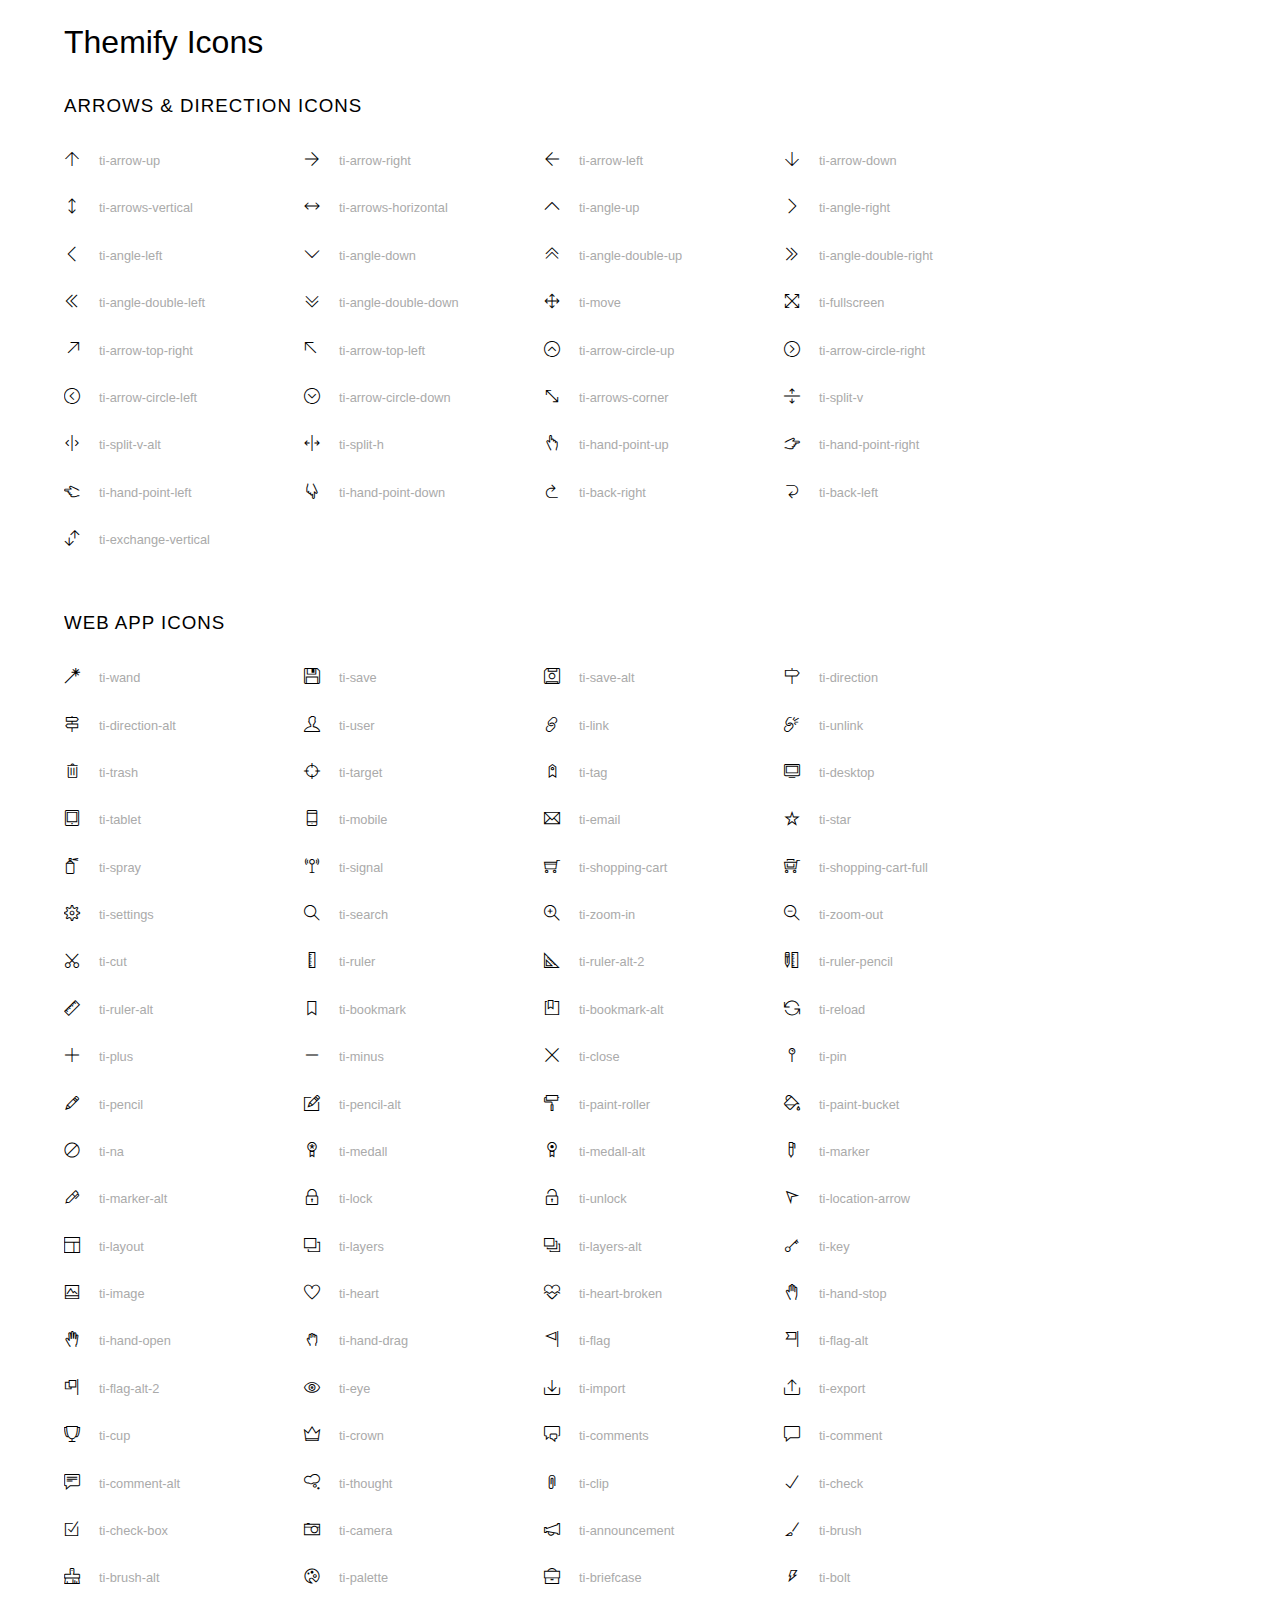
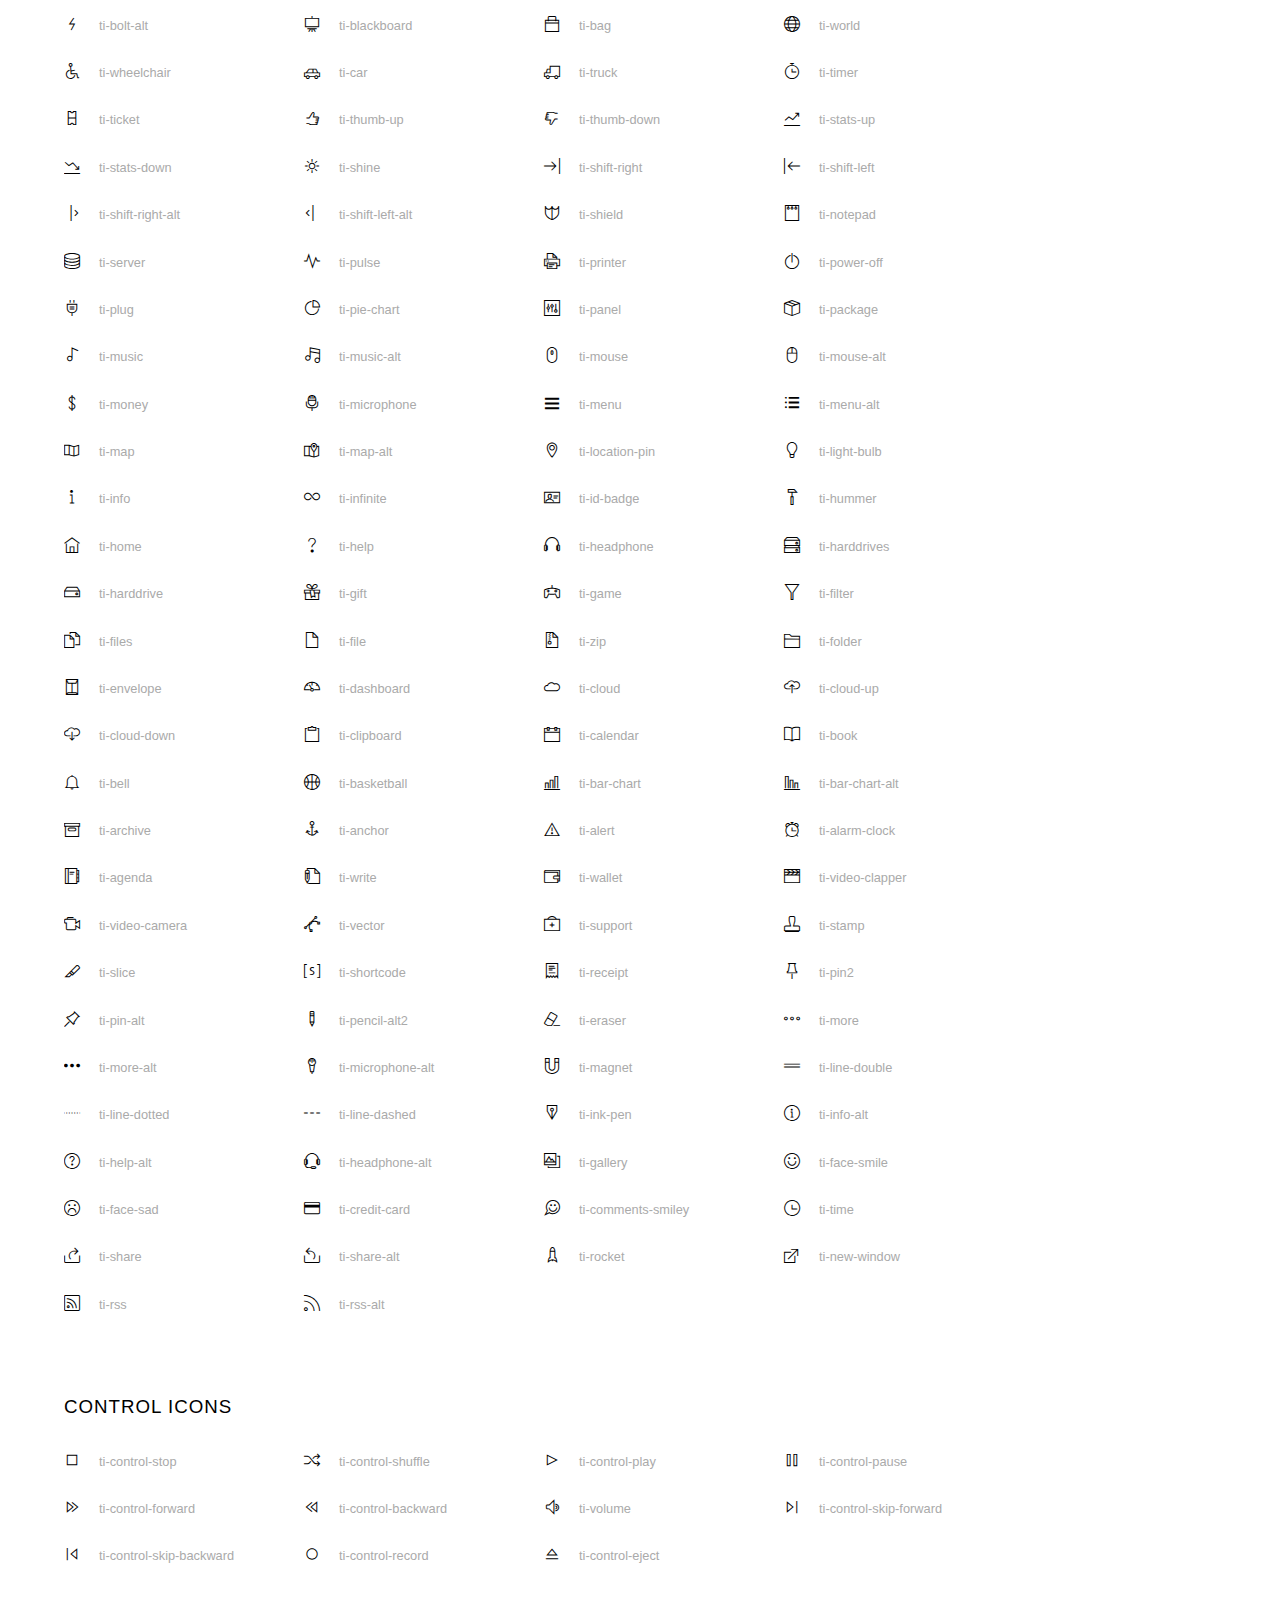
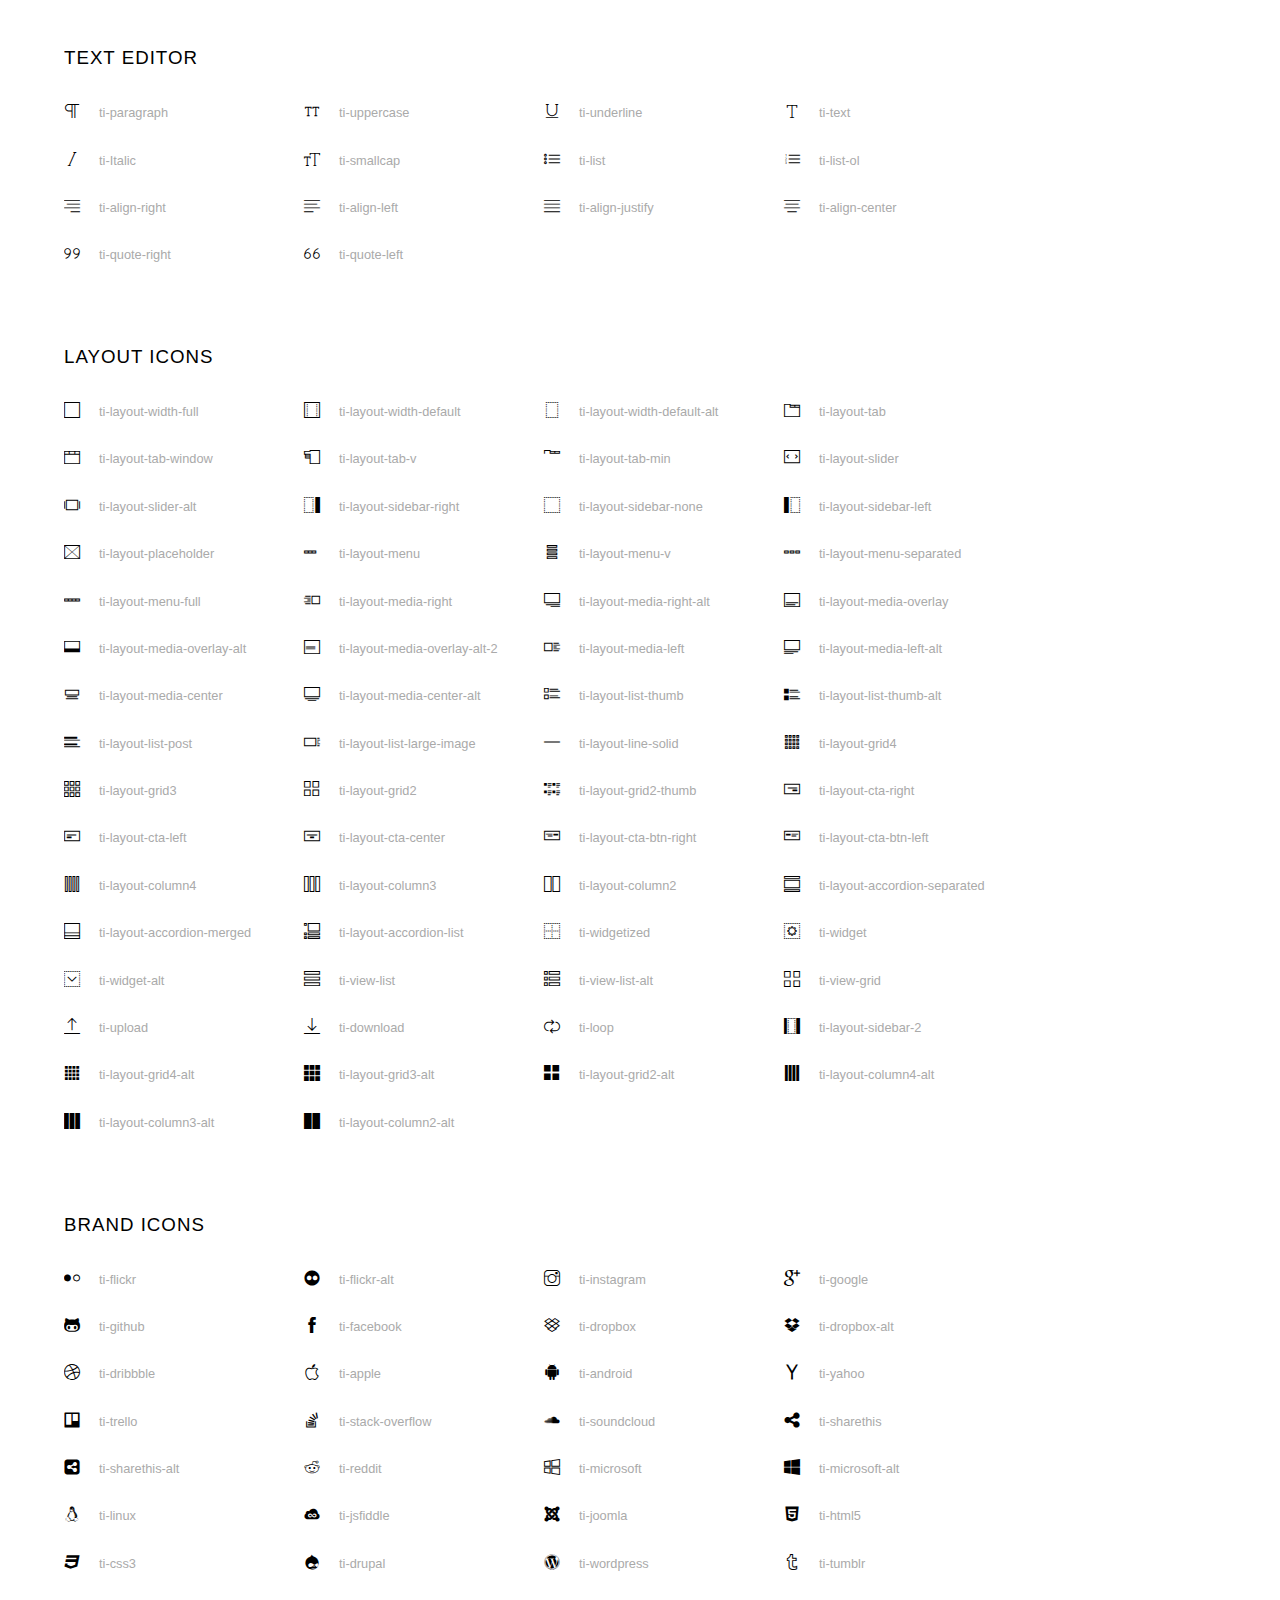
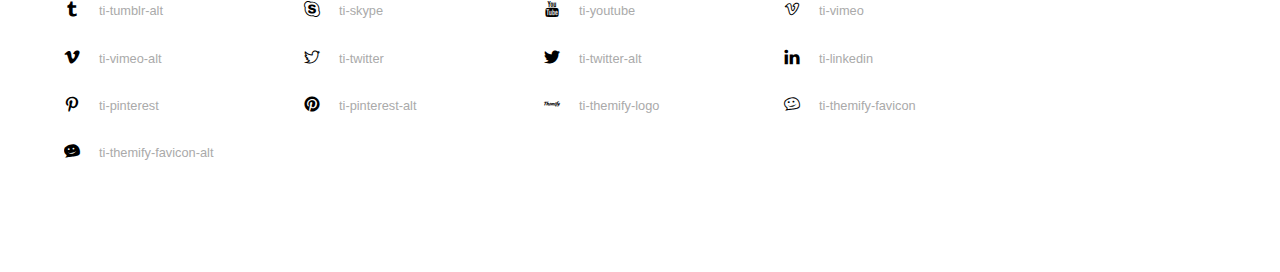
<file: vendors/iconfonts/ti-icons/index.html>
<!doctype html>
<html>
<head>
	<meta charset="utf-8">
	<title>Themify Icon Font</title>
	<meta name="viewport" content="width=device-width">
	<link rel="stylesheet" href="demo-files/demo.css">
	<link rel="stylesheet" href="css/themify-icons.css">
	<!--[if lt IE 8]><!-->
	<link rel="stylesheet" href="ie7/ie7.css">
	<!--<![endif]-->
</head>
<body>
	<h1>Themify Icons</h1>

	<div class="icon-section">

		<div class="icon-section">
			<h3>Arrows &amp; Direction Icons </h3>

			<div class="icon-container">
				<span class="ti-arrow-up"></span><span class="icon-name"> ti-arrow-up</span>
			</div>
			<div class="icon-container">
				<span class="ti-arrow-right"></span><span class="icon-name"> ti-arrow-right</span>
			</div>
			<div class="icon-container">
				<span class="ti-arrow-left"></span><span class="icon-name"> ti-arrow-left</span>
			</div>
			<div class="icon-container">
				<span class="ti-arrow-down"></span><span class="icon-name"> ti-arrow-down</span>
			</div>
			<div class="icon-container">
				<span class="ti-arrows-vertical"></span><span class="icon-name"> ti-arrows-vertical</span>
			</div>
			<div class="icon-container">
				<span class="ti-arrows-horizontal"></span><span class="icon-name"> ti-arrows-horizontal</span>
			</div>
			<div class="icon-container">
				<span class="ti-angle-up"></span><span class="icon-name"> ti-angle-up</span>
			</div>
			<div class="icon-container">
				<span class="ti-angle-right"></span><span class="icon-name"> ti-angle-right</span>
			</div>
			<div class="icon-container">
				<span class="ti-angle-left"></span><span class="icon-name"> ti-angle-left</span>
			</div>
			<div class="icon-container">
				<span class="ti-angle-down"></span><span class="icon-name"> ti-angle-down</span>
			</div>	
			<div class="icon-container">
				<span class="ti-angle-double-up"></span><span class="icon-name"> ti-angle-double-up</span>
			</div>
			<div class="icon-container">
				<span class="ti-angle-double-right"></span><span class="icon-name"> ti-angle-double-right</span>
			</div>
			<div class="icon-container">
				<span class="ti-angle-double-left"></span><span class="icon-name"> ti-angle-double-left</span>
			</div>
			<div class="icon-container">
				<span class="ti-angle-double-down"></span><span class="icon-name"> ti-angle-double-down</span>
			</div>					
			<div class="icon-container">
				<span class="ti-move"></span><span class="icon-name"> ti-move</span>
			</div>
			<div class="icon-container">
				<span class="ti-fullscreen"></span><span class="icon-name"> ti-fullscreen</span>
			</div>
			<div class="icon-container">
				<span class="ti-arrow-top-right"></span><span class="icon-name"> ti-arrow-top-right</span>
			</div>
			<div class="icon-container">
				<span class="ti-arrow-top-left"></span><span class="icon-name"> ti-arrow-top-left</span>
			</div>
			<div class="icon-container">
				<span class="ti-arrow-circle-up"></span><span class="icon-name"> ti-arrow-circle-up</span>
			</div>
			<div class="icon-container">
				<span class="ti-arrow-circle-right"></span><span class="icon-name"> ti-arrow-circle-right</span>
			</div>
			<div class="icon-container">
				<span class="ti-arrow-circle-left"></span><span class="icon-name"> ti-arrow-circle-left</span>
			</div>
			<div class="icon-container">
				<span class="ti-arrow-circle-down"></span><span class="icon-name"> ti-arrow-circle-down</span>
			</div>
			<div class="icon-container">
				<span class="ti-arrows-corner"></span><span class="icon-name"> ti-arrows-corner</span>
			</div>
			<div class="icon-container">
				<span class="ti-split-v"></span><span class="icon-name"> ti-split-v</span>
			</div>

			<div class="icon-container">
				<span class="ti-split-v-alt"></span><span class="icon-name"> ti-split-v-alt</span>
			</div>
			<div class="icon-container">
				<span class="ti-split-h"></span><span class="icon-name"> ti-split-h</span>
			</div>
			<div class="icon-container">
				<span class="ti-hand-point-up"></span><span class="icon-name"> ti-hand-point-up</span>
			</div>
			<div class="icon-container">
				<span class="ti-hand-point-right"></span><span class="icon-name"> ti-hand-point-right</span>
			</div>
			<div class="icon-container">
				<span class="ti-hand-point-left"></span><span class="icon-name"> ti-hand-point-left</span>
			</div>
			<div class="icon-container">
				<span class="ti-hand-point-down"></span><span class="icon-name"> ti-hand-point-down</span>
			</div>
			<div class="icon-container">
				<span class="ti-back-right"></span><span class="icon-name"> ti-back-right</span>
			</div>
			<div class="icon-container">
				<span class="ti-back-left"></span><span class="icon-name"> ti-back-left</span>
			</div>
			<div class="icon-container">
				<span class="ti-exchange-vertical"></span><span class="icon-name"> ti-exchange-vertical</span>
			</div>

		</div> <!-- Arrows Icons -->



		<h3>Web App Icons</h3>
		
		<div class="icon-section">

			<div class="icon-container">
				<span class="ti-wand"></span><span class="icon-name"> ti-wand</span>
			</div>
			<div class="icon-container">
				<span class="ti-save"></span><span class="icon-name"> ti-save</span>
			</div>
			<div class="icon-container">
				<span class="ti-save-alt"></span><span class="icon-name"> ti-save-alt</span>
			</div>

			<div class="icon-container">
				<span class="ti-direction"></span><span class="icon-name"> ti-direction</span>
			</div>
			<div class="icon-container">
				<span class="ti-direction-alt"></span><span class="icon-name"> ti-direction-alt</span>
			</div>
			<div class="icon-container">
				<span class="ti-user"></span><span class="icon-name"> ti-user</span>
			</div>
			<div class="icon-container">
				<span class="ti-link"></span><span class="icon-name"> ti-link</span>
			</div>
			<div class="icon-container">
				<span class="ti-unlink"></span><span class="icon-name"> ti-unlink</span>
			</div>
			<div class="icon-container">
				<span class="ti-trash"></span><span class="icon-name"> ti-trash</span>
			</div>
			<div class="icon-container">
				<span class="ti-target"></span><span class="icon-name"> ti-target</span>
			</div>
			<div class="icon-container">
				<span class="ti-tag"></span><span class="icon-name"> ti-tag</span>
			</div>
			<div class="icon-container">
				<span class="ti-desktop"></span><span class="icon-name"> ti-desktop</span>
			</div>
			<div class="icon-container">
				<span class="ti-tablet"></span><span class="icon-name"> ti-tablet</span>
			</div>
			<div class="icon-container">
				<span class="ti-mobile"></span><span class="icon-name"> ti-mobile</span>
			</div>
			<div class="icon-container">
				<span class="ti-email"></span><span class="icon-name"> ti-email</span>
			</div>	
			<div class="icon-container">
				<span class="ti-star"></span><span class="icon-name"> ti-star</span>
			</div>
			<div class="icon-container">
				<span class="ti-spray"></span><span class="icon-name"> ti-spray</span>
			</div>
			<div class="icon-container">
				<span class="ti-signal"></span><span class="icon-name"> ti-signal</span>
			</div>
			<div class="icon-container">
				<span class="ti-shopping-cart"></span><span class="icon-name"> ti-shopping-cart</span>
			</div>
			<div class="icon-container">
				<span class="ti-shopping-cart-full"></span><span class="icon-name"> ti-shopping-cart-full</span>
			</div>
			<div class="icon-container">
				<span class="ti-settings"></span><span class="icon-name"> ti-settings</span>
			</div>
			<div class="icon-container">
				<span class="ti-search"></span><span class="icon-name"> ti-search</span>
			</div>
			<div class="icon-container">
				<span class="ti-zoom-in"></span><span class="icon-name"> ti-zoom-in</span>
			</div>
			<div class="icon-container">
				<span class="ti-zoom-out"></span><span class="icon-name"> ti-zoom-out</span>
			</div>
			<div class="icon-container">
				<span class="ti-cut"></span><span class="icon-name"> ti-cut</span>
			</div>
			<div class="icon-container">
				<span class="ti-ruler"></span><span class="icon-name"> ti-ruler</span>
			</div>
			<div class="icon-container">
				<span class="ti-ruler-alt-2"></span><span class="icon-name"> ti-ruler-alt-2</span>
			</div>			
			<div class="icon-container">
				<span class="ti-ruler-pencil"></span><span class="icon-name"> ti-ruler-pencil</span>
			</div>
			<div class="icon-container">
				<span class="ti-ruler-alt"></span><span class="icon-name"> ti-ruler-alt</span>
			</div>
			<div class="icon-container">
				<span class="ti-bookmark"></span><span class="icon-name"> ti-bookmark</span>
			</div>
			<div class="icon-container">
				<span class="ti-bookmark-alt"></span><span class="icon-name"> ti-bookmark-alt</span>
			</div>
			<div class="icon-container">
				<span class="ti-reload"></span><span class="icon-name"> ti-reload</span>
			</div>
			<div class="icon-container">
				<span class="ti-plus"></span><span class="icon-name"> ti-plus</span>
			</div>
			<div class="icon-container">
				<span class="ti-minus"></span><span class="icon-name"> ti-minus</span>
			</div>
			<div class="icon-container">
				<span class="ti-close"></span><span class="icon-name"> ti-close</span>
			</div>			
			<div class="icon-container">
				<span class="ti-pin"></span><span class="icon-name"> ti-pin</span>
			</div>
			<div class="icon-container">
				<span class="ti-pencil"></span><span class="icon-name"> ti-pencil</span>
			</div>
					
		  	<div class="icon-container">
				<span class="ti-pencil-alt"></span><span class="icon-name"> ti-pencil-alt</span>
			</div>
			<div class="icon-container">
				<span class="ti-paint-roller"></span><span class="icon-name"> ti-paint-roller</span>
			</div>
			<div class="icon-container">
				<span class="ti-paint-bucket"></span><span class="icon-name"> ti-paint-bucket</span>
			</div>
			<div class="icon-container">
				<span class="ti-na"></span><span class="icon-name"> ti-na</span>
			</div>
			<div class="icon-container">
				<span class="ti-medall"></span><span class="icon-name"> ti-medall</span>
			</div>
			<div class="icon-container">
				<span class="ti-medall-alt"></span><span class="icon-name"> ti-medall-alt</span>
			</div>
			<div class="icon-container">
				<span class="ti-marker"></span><span class="icon-name"> ti-marker</span>
			</div>
			<div class="icon-container">
				<span class="ti-marker-alt"></span><span class="icon-name"> ti-marker-alt</span>
			</div>

			<div class="icon-container">
				<span class="ti-lock"></span><span class="icon-name"> ti-lock</span>
			</div>
			<div class="icon-container">
				<span class="ti-unlock"></span><span class="icon-name"> ti-unlock</span>
			</div>
			<div class="icon-container">
				<span class="ti-location-arrow"></span><span class="icon-name"> ti-location-arrow</span>
			</div>
			<div class="icon-container">
				<span class="ti-layout"></span><span class="icon-name"> ti-layout</span>
			</div>
			<div class="icon-container">
				<span class="ti-layers"></span><span class="icon-name"> ti-layers</span>
			</div>
			<div class="icon-container">
				<span class="ti-layers-alt"></span><span class="icon-name"> ti-layers-alt</span>
			</div>
			<div class="icon-container">
				<span class="ti-key"></span><span class="icon-name"> ti-key</span>
			</div>
			<div class="icon-container">
				<span class="ti-image"></span><span class="icon-name"> ti-image</span>
			</div>
			<div class="icon-container">
				<span class="ti-heart"></span><span class="icon-name"> ti-heart</span>
			</div>
			<div class="icon-container">
				<span class="ti-heart-broken"></span><span class="icon-name"> ti-heart-broken</span>
			</div>
			<div class="icon-container">
				<span class="ti-hand-stop"></span><span class="icon-name"> ti-hand-stop</span>
			</div>
			<div class="icon-container">
				<span class="ti-hand-open"></span><span class="icon-name"> ti-hand-open</span>
			</div>
			<div class="icon-container">
				<span class="ti-hand-drag"></span><span class="icon-name"> ti-hand-drag</span>
			</div>
			<div class="icon-container">
				<span class="ti-flag"></span><span class="icon-name"> ti-flag</span>
			</div>
			<div class="icon-container">
				<span class="ti-flag-alt"></span><span class="icon-name"> ti-flag-alt</span>
			</div>
			<div class="icon-container">
				<span class="ti-flag-alt-2"></span><span class="icon-name"> ti-flag-alt-2</span>
			</div>
			<div class="icon-container">
				<span class="ti-eye"></span><span class="icon-name"> ti-eye</span>
			</div>
			<div class="icon-container">
				<span class="ti-import"></span><span class="icon-name"> ti-import</span>
			</div>			
			<div class="icon-container">
				<span class="ti-export"></span><span class="icon-name"> ti-export</span>
			</div>
			<div class="icon-container">
				<span class="ti-cup"></span><span class="icon-name"> ti-cup</span>
			</div>
			<div class="icon-container">
				<span class="ti-crown"></span><span class="icon-name"> ti-crown</span>
			</div>
			<div class="icon-container">
				<span class="ti-comments"></span><span class="icon-name"> ti-comments</span>
			</div>
			<div class="icon-container">
				<span class="ti-comment"></span><span class="icon-name"> ti-comment</span>
			</div>
			<div class="icon-container">
				<span class="ti-comment-alt"></span><span class="icon-name"> ti-comment-alt</span>
			</div>
			<div class="icon-container">
				<span class="ti-thought"></span><span class="icon-name"> ti-thought</span>
			</div>			
			<div class="icon-container">
				<span class="ti-clip"></span><span class="icon-name"> ti-clip</span>
			</div>

			<div class="icon-container">
				<span class="ti-check"></span><span class="icon-name"> ti-check</span>
			</div>
			<div class="icon-container">
				<span class="ti-check-box"></span><span class="icon-name"> ti-check-box</span>
			</div>
			<div class="icon-container">
				<span class="ti-camera"></span><span class="icon-name"> ti-camera</span>
			</div>
			<div class="icon-container">
				<span class="ti-announcement"></span><span class="icon-name"> ti-announcement</span>
			</div>
			<div class="icon-container">
				<span class="ti-brush"></span><span class="icon-name"> ti-brush</span>
			</div>
			<div class="icon-container">
				<span class="ti-brush-alt"></span><span class="icon-name"> ti-brush-alt</span>
			</div>
			<div class="icon-container">
				<span class="ti-palette"></span><span class="icon-name"> ti-palette</span>
			</div>			
			<div class="icon-container">
				<span class="ti-briefcase"></span><span class="icon-name"> ti-briefcase</span>
			</div>
			<div class="icon-container">
				<span class="ti-bolt"></span><span class="icon-name"> ti-bolt</span>
			</div>
			<div class="icon-container">
				<span class="ti-bolt-alt"></span><span class="icon-name"> ti-bolt-alt</span>
			</div>
			<div class="icon-container">
				<span class="ti-blackboard"></span><span class="icon-name"> ti-blackboard</span>
			</div>
			<div class="icon-container">
				<span class="ti-bag"></span><span class="icon-name"> ti-bag</span>
			</div>
			<div class="icon-container">
				<span class="ti-world"></span><span class="icon-name"> ti-world</span>
			</div>
			<div class="icon-container">
				<span class="ti-wheelchair"></span><span class="icon-name"> ti-wheelchair</span>
			</div>
			<div class="icon-container">
				<span class="ti-car"></span><span class="icon-name"> ti-car</span>
			</div>
			<div class="icon-container">
				<span class="ti-truck"></span><span class="icon-name"> ti-truck</span>
			</div>
			<div class="icon-container">
				<span class="ti-timer"></span><span class="icon-name"> ti-timer</span>
			</div>
			<div class="icon-container">
				<span class="ti-ticket"></span><span class="icon-name"> ti-ticket</span>
			</div>
			<div class="icon-container">
				<span class="ti-thumb-up"></span><span class="icon-name"> ti-thumb-up</span>
			</div>
			<div class="icon-container">
				<span class="ti-thumb-down"></span><span class="icon-name"> ti-thumb-down</span>
			</div>

			<div class="icon-container">
				<span class="ti-stats-up"></span><span class="icon-name"> ti-stats-up</span>
			</div>
			<div class="icon-container">
				<span class="ti-stats-down"></span><span class="icon-name"> ti-stats-down</span>
			</div>
			<div class="icon-container">
				<span class="ti-shine"></span><span class="icon-name"> ti-shine</span>
			</div>
			<div class="icon-container">
				<span class="ti-shift-right"></span><span class="icon-name"> ti-shift-right</span>
			</div>
			<div class="icon-container">
				<span class="ti-shift-left"></span><span class="icon-name"> ti-shift-left</span>
			</div>

			<div class="icon-container">
				<span class="ti-shift-right-alt"></span><span class="icon-name"> ti-shift-right-alt</span>
			</div>
			<div class="icon-container">
				<span class="ti-shift-left-alt"></span><span class="icon-name"> ti-shift-left-alt</span>
			</div>
			<div class="icon-container">
				<span class="ti-shield"></span><span class="icon-name"> ti-shield</span>
			</div>
			<div class="icon-container">
				<span class="ti-notepad"></span><span class="icon-name"> ti-notepad</span>
			</div>
			<div class="icon-container">
				<span class="ti-server"></span><span class="icon-name"> ti-server</span>
			</div>

			<div class="icon-container">
				<span class="ti-pulse"></span><span class="icon-name"> ti-pulse</span>
			</div>
			<div class="icon-container">
				<span class="ti-printer"></span><span class="icon-name"> ti-printer</span>
			</div>
			<div class="icon-container">
				<span class="ti-power-off"></span><span class="icon-name"> ti-power-off</span>
			</div>
			<div class="icon-container">
				<span class="ti-plug"></span><span class="icon-name"> ti-plug</span>
			</div>
			<div class="icon-container">
				<span class="ti-pie-chart"></span><span class="icon-name"> ti-pie-chart</span>
			</div>

			<div class="icon-container">
				<span class="ti-panel"></span><span class="icon-name"> ti-panel</span>
			</div>
			<div class="icon-container">
				<span class="ti-package"></span><span class="icon-name"> ti-package</span>
			</div>
			<div class="icon-container">
				<span class="ti-music"></span><span class="icon-name"> ti-music</span>
			</div>
			<div class="icon-container">
				<span class="ti-music-alt"></span><span class="icon-name"> ti-music-alt</span>
			</div>
			<div class="icon-container">
				<span class="ti-mouse"></span><span class="icon-name"> ti-mouse</span>
			</div>
			<div class="icon-container">
				<span class="ti-mouse-alt"></span><span class="icon-name"> ti-mouse-alt</span>
			</div>
			<div class="icon-container">
				<span class="ti-money"></span><span class="icon-name"> ti-money</span>
			</div>
			<div class="icon-container">
				<span class="ti-microphone"></span><span class="icon-name"> ti-microphone</span>
			</div>
			<div class="icon-container">
				<span class="ti-menu"></span><span class="icon-name"> ti-menu</span>
			</div>
			<div class="icon-container">
				<span class="ti-menu-alt"></span><span class="icon-name"> ti-menu-alt</span>
			</div>
			<div class="icon-container">
				<span class="ti-map"></span><span class="icon-name"> ti-map</span>
			</div>
			<div class="icon-container">
				<span class="ti-map-alt"></span><span class="icon-name"> ti-map-alt</span>
			</div>

			<div class="icon-container">
				<span class="ti-location-pin"></span><span class="icon-name"> ti-location-pin</span>
			</div>

			<div class="icon-container">
				<span class="ti-light-bulb"></span><span class="icon-name"> ti-light-bulb</span>
			</div>
			<div class="icon-container">
				<span class="ti-info"></span><span class="icon-name"> ti-info</span>
			</div>
			<div class="icon-container">
				<span class="ti-infinite"></span><span class="icon-name"> ti-infinite</span>
			</div>
			<div class="icon-container">
				<span class="ti-id-badge"></span><span class="icon-name"> ti-id-badge</span>
			</div>
			<div class="icon-container">
				<span class="ti-hummer"></span><span class="icon-name"> ti-hummer</span>
			</div>
			<div class="icon-container">
				<span class="ti-home"></span><span class="icon-name"> ti-home</span>
			</div>
			<div class="icon-container">
				<span class="ti-help"></span><span class="icon-name"> ti-help</span>
			</div>
			<div class="icon-container">
				<span class="ti-headphone"></span><span class="icon-name"> ti-headphone</span>
			</div>
			<div class="icon-container">
				<span class="ti-harddrives"></span><span class="icon-name"> ti-harddrives</span>
			</div>
			<div class="icon-container">
				<span class="ti-harddrive"></span><span class="icon-name"> ti-harddrive</span>
			</div>
			<div class="icon-container">
				<span class="ti-gift"></span><span class="icon-name"> ti-gift</span>
			</div>
			<div class="icon-container">
				<span class="ti-game"></span><span class="icon-name"> ti-game</span>
			</div>
			<div class="icon-container">
				<span class="ti-filter"></span><span class="icon-name"> ti-filter</span>
			</div>
			<div class="icon-container">
				<span class="ti-files"></span><span class="icon-name"> ti-files</span>
			</div>
			<div class="icon-container">
				<span class="ti-file"></span><span class="icon-name"> ti-file</span>
			</div>
			<div class="icon-container">
				<span class="ti-zip"></span><span class="icon-name"> ti-zip</span>
			</div>
			<div class="icon-container">
				<span class="ti-folder"></span><span class="icon-name"> ti-folder</span>
			</div>			
			<div class="icon-container">
				<span class="ti-envelope"></span><span class="icon-name"> ti-envelope</span>
			</div>


			<div class="icon-container">
				<span class="ti-dashboard"></span><span class="icon-name"> ti-dashboard</span>
			</div>
			<div class="icon-container">
				<span class="ti-cloud"></span><span class="icon-name"> ti-cloud</span>
			</div>
			<div class="icon-container">
				<span class="ti-cloud-up"></span><span class="icon-name"> ti-cloud-up</span>
			</div>
			<div class="icon-container">
				<span class="ti-cloud-down"></span><span class="icon-name"> ti-cloud-down</span>
			</div>
			<div class="icon-container">
				<span class="ti-clipboard"></span><span class="icon-name"> ti-clipboard</span>
			</div>
			<div class="icon-container">
				<span class="ti-calendar"></span><span class="icon-name"> ti-calendar</span>
			</div>
			<div class="icon-container">
				<span class="ti-book"></span><span class="icon-name"> ti-book</span>
			</div>
			<div class="icon-container">
				<span class="ti-bell"></span><span class="icon-name"> ti-bell</span>
			</div>
			<div class="icon-container">
				<span class="ti-basketball"></span><span class="icon-name"> ti-basketball</span>
			</div>
			<div class="icon-container">
				<span class="ti-bar-chart"></span><span class="icon-name"> ti-bar-chart</span>
			</div>
			<div class="icon-container">
				<span class="ti-bar-chart-alt"></span><span class="icon-name"> ti-bar-chart-alt</span>
			</div>


			<div class="icon-container">
				<span class="ti-archive"></span><span class="icon-name"> ti-archive</span>
			</div>
			<div class="icon-container">
				<span class="ti-anchor"></span><span class="icon-name"> ti-anchor</span>
			</div>

			<div class="icon-container">
				<span class="ti-alert"></span><span class="icon-name"> ti-alert</span>
			</div>
			<div class="icon-container">
				<span class="ti-alarm-clock"></span><span class="icon-name"> ti-alarm-clock</span>
			</div>
			<div class="icon-container">
				<span class="ti-agenda"></span><span class="icon-name"> ti-agenda</span>
			</div>
			<div class="icon-container">
				<span class="ti-write"></span><span class="icon-name"> ti-write</span>
			</div>

			<div class="icon-container">
				<span class="ti-wallet"></span><span class="icon-name"> ti-wallet</span>
			</div>
			<div class="icon-container">
				<span class="ti-video-clapper"></span><span class="icon-name"> ti-video-clapper</span>
			</div>
			<div class="icon-container">
				<span class="ti-video-camera"></span><span class="icon-name"> ti-video-camera</span>
			</div>
			<div class="icon-container">
				<span class="ti-vector"></span><span class="icon-name"> ti-vector</span>
			</div>

			<div class="icon-container">
				<span class="ti-support"></span><span class="icon-name"> ti-support</span>
			</div>
			<div class="icon-container">
				<span class="ti-stamp"></span><span class="icon-name"> ti-stamp</span>
			</div>
			<div class="icon-container">
				<span class="ti-slice"></span><span class="icon-name"> ti-slice</span>
			</div>
			<div class="icon-container">
				<span class="ti-shortcode"></span><span class="icon-name"> ti-shortcode</span>
			</div>
			<div class="icon-container">
				<span class="ti-receipt"></span><span class="icon-name"> ti-receipt</span>
			</div>
			<div class="icon-container">
				<span class="ti-pin2"></span><span class="icon-name"> ti-pin2</span>
			</div>
			<div class="icon-container">
				<span class="ti-pin-alt"></span><span class="icon-name"> ti-pin-alt</span>
			</div>
			<div class="icon-container">
				<span class="ti-pencil-alt2"></span><span class="icon-name"> ti-pencil-alt2</span>
			</div>
			<div class="icon-container">
				<span class="ti-eraser"></span><span class="icon-name"> ti-eraser</span>
			</div>			
			<div class="icon-container">
				<span class="ti-more"></span><span class="icon-name"> ti-more</span>
			</div>
			<div class="icon-container">
				<span class="ti-more-alt"></span><span class="icon-name"> ti-more-alt</span>
			</div>
			<div class="icon-container">
				<span class="ti-microphone-alt"></span><span class="icon-name"> ti-microphone-alt</span>
			</div>
			<div class="icon-container">
				<span class="ti-magnet"></span><span class="icon-name"> ti-magnet</span>
			</div>
			<div class="icon-container">
				<span class="ti-line-double"></span><span class="icon-name"> ti-line-double</span>
			</div>
			<div class="icon-container">
				<span class="ti-line-dotted"></span><span class="icon-name"> ti-line-dotted</span>
			</div>
			<div class="icon-container">
				<span class="ti-line-dashed"></span><span class="icon-name"> ti-line-dashed</span>
			</div>

			<div class="icon-container">
				<span class="ti-ink-pen"></span><span class="icon-name"> ti-ink-pen</span>
			</div>
			<div class="icon-container">
				<span class="ti-info-alt"></span><span class="icon-name"> ti-info-alt</span>
			</div>
			<div class="icon-container">
				<span class="ti-help-alt"></span><span class="icon-name"> ti-help-alt</span>
			</div>
			<div class="icon-container">
				<span class="ti-headphone-alt"></span><span class="icon-name"> ti-headphone-alt</span>
			</div>

			<div class="icon-container">
				<span class="ti-gallery"></span><span class="icon-name"> ti-gallery</span>
			</div>
			<div class="icon-container">
				<span class="ti-face-smile"></span><span class="icon-name"> ti-face-smile</span>
			</div>
			<div class="icon-container">
				<span class="ti-face-sad"></span><span class="icon-name"> ti-face-sad</span>
			</div>
			<div class="icon-container">
				<span class="ti-credit-card"></span><span class="icon-name"> ti-credit-card</span>
			</div>
			<div class="icon-container">
				<span class="ti-comments-smiley"></span><span class="icon-name"> ti-comments-smiley</span>
			</div>
			<div class="icon-container">
				<span class="ti-time"></span><span class="icon-name"> ti-time</span>
			</div>
			<div class="icon-container">
				<span class="ti-share"></span><span class="icon-name"> ti-share</span>
			</div>
			<div class="icon-container">
				<span class="ti-share-alt"></span><span class="icon-name"> ti-share-alt</span>
			</div>
			<div class="icon-container">
				<span class="ti-rocket"></span><span class="icon-name"> ti-rocket</span>
			</div>

			<div class="icon-container">
				<span class="ti-new-window"></span><span class="icon-name"> ti-new-window</span>
			</div>

			<div class="icon-container">
				<span class="ti-rss"></span><span class="icon-name"> ti-rss</span>
			</div>

			<div class="icon-container">
				<span class="ti-rss-alt"></span><span class="icon-name"> ti-rss-alt</span>
			</div>
			
		</div><!-- Web App Icons -->


		<div class="icon-section">
			<h3>Control Icons</h3>
			<div class="icon-container">
				<span class="ti-control-stop"></span><span class="icon-name"> ti-control-stop</span>
			</div>
			<div class="icon-container">
				<span class="ti-control-shuffle"></span><span class="icon-name"> ti-control-shuffle</span>
			</div>
			<div class="icon-container">
				<span class="ti-control-play"></span><span class="icon-name"> ti-control-play</span>
			</div>
			<div class="icon-container">
				<span class="ti-control-pause"></span><span class="icon-name"> ti-control-pause</span>
			</div>
			<div class="icon-container">
				<span class="ti-control-forward"></span><span class="icon-name"> ti-control-forward</span>
			</div>
			<div class="icon-container">
				<span class="ti-control-backward"></span><span class="icon-name"> ti-control-backward</span>
			</div>	
			<div class="icon-container">
				<span class="ti-volume"></span><span class="icon-name"> ti-volume</span>
			</div>
			<div class="icon-container">
				<span class="ti-control-skip-forward"></span><span class="icon-name"> ti-control-skip-forward</span>
			</div>
			<div class="icon-container">
				<span class="ti-control-skip-backward"></span><span class="icon-name"> ti-control-skip-backward</span>
			</div>
			<div class="icon-container">
				<span class="ti-control-record"></span><span class="icon-name"> ti-control-record</span>
			</div>
			<div class="icon-container">
				<span class="ti-control-eject"></span><span class="icon-name"> ti-control-eject</span>
			</div>			
		</div> <!-- Control Icons -->


		<div class="icon-section">
			<h3>Text Editor</h3>

			<div class="icon-container">
				<span class="ti-paragraph"></span><span class="icon-name"> ti-paragraph</span>
			</div>
			<div class="icon-container">
				<span class="ti-uppercase"></span><span class="icon-name"> ti-uppercase</span>
			</div>

			<div class="icon-container">
				<span class="ti-underline"></span><span class="icon-name"> ti-underline</span>
			</div>
			<div class="icon-container">
				<span class="ti-text"></span><span class="icon-name"> ti-text</span>
			</div>
			<div class="icon-container">
				<span class="ti-Italic"></span><span class="icon-name"> ti-Italic</span>
			</div>
			<div class="icon-container">
				<span class="ti-smallcap"></span><span class="icon-name"> ti-smallcap</span>
			</div>
			<div class="icon-container">
				<span class="ti-list"></span><span class="icon-name"> ti-list</span>
			</div>
			<div class="icon-container">
				<span class="ti-list-ol"></span><span class="icon-name"> ti-list-ol</span>
			</div>
			<div class="icon-container">
				<span class="ti-align-right"></span><span class="icon-name"> ti-align-right</span>
			</div>
			<div class="icon-container">
				<span class="ti-align-left"></span><span class="icon-name"> ti-align-left</span>
			</div>
			<div class="icon-container">
				<span class="ti-align-justify"></span><span class="icon-name"> ti-align-justify</span>
			</div>
			<div class="icon-container">
				<span class="ti-align-center"></span><span class="icon-name"> ti-align-center</span>
			</div>
			<div class="icon-container">
				<span class="ti-quote-right"></span><span class="icon-name"> ti-quote-right</span>
			</div>
			<div class="icon-container">
				<span class="ti-quote-left"></span><span class="icon-name"> ti-quote-left</span>
			</div>

		</div> <!-- Text Editor -->



		<div class="icon-section">
			<h3>Layout Icons</h3>
			<div class="icon-container">
				<span class="ti-layout-width-full"></span><span class="icon-name"> ti-layout-width-full</span>
			</div>
			<div class="icon-container">
				<span class="ti-layout-width-default"></span><span class="icon-name"> ti-layout-width-default</span>
			</div>
			<div class="icon-container">
				<span class="ti-layout-width-default-alt"></span><span class="icon-name"> ti-layout-width-default-alt</span>
			</div>
			<div class="icon-container">
				<span class="ti-layout-tab"></span><span class="icon-name"> ti-layout-tab</span>
			</div>
			<div class="icon-container">
				<span class="ti-layout-tab-window"></span><span class="icon-name"> ti-layout-tab-window</span>
			</div>
			<div class="icon-container">
				<span class="ti-layout-tab-v"></span><span class="icon-name"> ti-layout-tab-v</span>
			</div>
			<div class="icon-container">
				<span class="ti-layout-tab-min"></span><span class="icon-name"> ti-layout-tab-min</span>
			</div>
			<div class="icon-container">
				<span class="ti-layout-slider"></span><span class="icon-name"> ti-layout-slider</span>
			</div>
			<div class="icon-container">
				<span class="ti-layout-slider-alt"></span><span class="icon-name"> ti-layout-slider-alt</span>
			</div>
			<div class="icon-container">
				<span class="ti-layout-sidebar-right"></span><span class="icon-name"> ti-layout-sidebar-right</span>
			</div>
			<div class="icon-container">
				<span class="ti-layout-sidebar-none"></span><span class="icon-name"> ti-layout-sidebar-none</span>
			</div>
			<div class="icon-container">
				<span class="ti-layout-sidebar-left"></span><span class="icon-name"> ti-layout-sidebar-left</span>
			</div>
			<div class="icon-container">
				<span class="ti-layout-placeholder"></span><span class="icon-name"> ti-layout-placeholder</span>
			</div>
			<div class="icon-container">
				<span class="ti-layout-menu"></span><span class="icon-name"> ti-layout-menu</span>
			</div>
			<div class="icon-container">
				<span class="ti-layout-menu-v"></span><span class="icon-name"> ti-layout-menu-v</span>
			</div>
			<div class="icon-container">
				<span class="ti-layout-menu-separated"></span><span class="icon-name"> ti-layout-menu-separated</span>
			</div>
			<div class="icon-container">
				<span class="ti-layout-menu-full"></span><span class="icon-name"> ti-layout-menu-full</span>
			</div>
			<div class="icon-container">
				<span class="ti-layout-media-right"></span><span class="icon-name"> ti-layout-media-right</span>
			</div>
			<div class="icon-container">
				<span class="ti-layout-media-right-alt"></span><span class="icon-name"> ti-layout-media-right-alt</span>
			</div>
			<div class="icon-container">
				<span class="ti-layout-media-overlay"></span><span class="icon-name"> ti-layout-media-overlay</span>
			</div>
			<div class="icon-container">
				<span class="ti-layout-media-overlay-alt"></span><span class="icon-name"> ti-layout-media-overlay-alt</span>
			</div>
			<div class="icon-container">
				<span class="ti-layout-media-overlay-alt-2"></span><span class="icon-name"> ti-layout-media-overlay-alt-2</span>
			</div>
			<div class="icon-container">
				<span class="ti-layout-media-left"></span><span class="icon-name"> ti-layout-media-left</span>
			</div>
			<div class="icon-container">
				<span class="ti-layout-media-left-alt"></span><span class="icon-name"> ti-layout-media-left-alt</span>
			</div>
			<div class="icon-container">
				<span class="ti-layout-media-center"></span><span class="icon-name"> ti-layout-media-center</span>
			</div>
			<div class="icon-container">
				<span class="ti-layout-media-center-alt"></span><span class="icon-name"> ti-layout-media-center-alt</span>
			</div>
			<div class="icon-container">
				<span class="ti-layout-list-thumb"></span><span class="icon-name"> ti-layout-list-thumb</span>
			</div>
			<div class="icon-container">
				<span class="ti-layout-list-thumb-alt"></span><span class="icon-name"> ti-layout-list-thumb-alt</span>
			</div>
			<div class="icon-container">
				<span class="ti-layout-list-post"></span><span class="icon-name"> ti-layout-list-post</span>
			</div>
			<div class="icon-container">
				<span class="ti-layout-list-large-image"></span><span class="icon-name"> ti-layout-list-large-image</span>
			</div>
			<div class="icon-container">
				<span class="ti-layout-line-solid"></span><span class="icon-name"> ti-layout-line-solid</span>
			</div>
			<div class="icon-container">
				<span class="ti-layout-grid4"></span><span class="icon-name"> ti-layout-grid4</span>
			</div>
			<div class="icon-container">
				<span class="ti-layout-grid3"></span><span class="icon-name"> ti-layout-grid3</span>
			</div>
			<div class="icon-container">
				<span class="ti-layout-grid2"></span><span class="icon-name"> ti-layout-grid2</span>
			</div>
			<div class="icon-container">
				<span class="ti-layout-grid2-thumb"></span><span class="icon-name"> ti-layout-grid2-thumb</span>
			</div>
			<div class="icon-container">
				<span class="ti-layout-cta-right"></span><span class="icon-name"> ti-layout-cta-right</span>
			</div>
			<div class="icon-container">
				<span class="ti-layout-cta-left"></span><span class="icon-name"> ti-layout-cta-left</span>
			</div>
			<div class="icon-container">
				<span class="ti-layout-cta-center"></span><span class="icon-name"> ti-layout-cta-center</span>
			</div>
			<div class="icon-container">
				<span class="ti-layout-cta-btn-right"></span><span class="icon-name"> ti-layout-cta-btn-right</span>
			</div>
			<div class="icon-container">
				<span class="ti-layout-cta-btn-left"></span><span class="icon-name"> ti-layout-cta-btn-left</span>
			</div>
			<div class="icon-container">
				<span class="ti-layout-column4"></span><span class="icon-name"> ti-layout-column4</span>
			</div>
			<div class="icon-container">
				<span class="ti-layout-column3"></span><span class="icon-name"> ti-layout-column3</span>
			</div>
			<div class="icon-container">
				<span class="ti-layout-column2"></span><span class="icon-name"> ti-layout-column2</span>
			</div>
			<div class="icon-container">
				<span class="ti-layout-accordion-separated"></span><span class="icon-name"> ti-layout-accordion-separated</span>
			</div>
			<div class="icon-container">
				<span class="ti-layout-accordion-merged"></span><span class="icon-name"> ti-layout-accordion-merged</span>
			</div>
			<div class="icon-container">
				<span class="ti-layout-accordion-list"></span><span class="icon-name"> ti-layout-accordion-list</span>
			</div>
			<div class="icon-container">
				<span class="ti-widgetized"></span><span class="icon-name"> ti-widgetized</span>
			</div>
			<div class="icon-container">
				<span class="ti-widget"></span><span class="icon-name"> ti-widget</span>
			</div>
			<div class="icon-container">
				<span class="ti-widget-alt"></span><span class="icon-name"> ti-widget-alt</span>
			</div>
			<div class="icon-container">
				<span class="ti-view-list"></span><span class="icon-name"> ti-view-list</span>
			</div>
			<div class="icon-container">
				<span class="ti-view-list-alt"></span><span class="icon-name"> ti-view-list-alt</span>
			</div>
			<div class="icon-container">
				<span class="ti-view-grid"></span><span class="icon-name"> ti-view-grid</span>
			</div>
			<div class="icon-container">
				<span class="ti-upload"></span><span class="icon-name"> ti-upload</span>
			</div>
			<div class="icon-container">
				<span class="ti-download"></span><span class="icon-name"> ti-download</span>
			</div>	
			<div class="icon-container">
				<span class="ti-loop"></span><span class="icon-name"> ti-loop</span>
			</div>
			<div class="icon-container">
				<span class="ti-layout-sidebar-2"></span><span class="icon-name"> ti-layout-sidebar-2</span>
			</div>
			<div class="icon-container">
				<span class="ti-layout-grid4-alt"></span><span class="icon-name"> ti-layout-grid4-alt</span>
			</div>
			<div class="icon-container">
				<span class="ti-layout-grid3-alt"></span><span class="icon-name"> ti-layout-grid3-alt</span>
			</div>
			<div class="icon-container">
				<span class="ti-layout-grid2-alt"></span><span class="icon-name"> ti-layout-grid2-alt</span>
			</div>
			<div class="icon-container">
				<span class="ti-layout-column4-alt"></span><span class="icon-name"> ti-layout-column4-alt</span>
			</div>
			<div class="icon-container">
				<span class="ti-layout-column3-alt"></span><span class="icon-name"> ti-layout-column3-alt</span>
			</div>
			<div class="icon-container">
				<span class="ti-layout-column2-alt"></span><span class="icon-name"> ti-layout-column2-alt</span>
			</div>		


		</div> <!-- Layout Icons -->


		<div class="icon-section">
			<h3>Brand Icons</h3>

			<div class="icon-container">
				<span class="ti-flickr"></span><span class="icon-name"> ti-flickr</span>
			</div>
			<div class="icon-container">
				<span class="ti-flickr-alt"></span><span class="icon-name"> ti-flickr-alt</span>
			</div>			
			<div class="icon-container">
				<span class="ti-instagram"></span><span class="icon-name"> ti-instagram</span>
			</div>
			<div class="icon-container">
				<span class="ti-google"></span><span class="icon-name"> ti-google</span>
			</div>
			<div class="icon-container">
				<span class="ti-github"></span><span class="icon-name"> ti-github</span>
			</div>

			<div class="icon-container">
				<span class="ti-facebook"></span><span class="icon-name"> ti-facebook</span>
			</div>
			<div class="icon-container">
				<span class="ti-dropbox"></span><span class="icon-name"> ti-dropbox</span>
			</div>
			<div class="icon-container">
				<span class="ti-dropbox-alt"></span><span class="icon-name"> ti-dropbox-alt</span>
			</div>
			<div class="icon-container">
				<span class="ti-dribbble"></span><span class="icon-name"> ti-dribbble</span>
			</div>
			<div class="icon-container">
				<span class="ti-apple"></span><span class="icon-name"> ti-apple</span>
			</div>
			<div class="icon-container">
				<span class="ti-android"></span><span class="icon-name"> ti-android</span>
			</div>
			<div class="icon-container">
				<span class="ti-yahoo"></span><span class="icon-name"> ti-yahoo</span>
			</div>
			<div class="icon-container">
				<span class="ti-trello"></span><span class="icon-name"> ti-trello</span>
			</div>
			<div class="icon-container">
				<span class="ti-stack-overflow"></span><span class="icon-name"> ti-stack-overflow</span>
			</div>
			<div class="icon-container">
				<span class="ti-soundcloud"></span><span class="icon-name"> ti-soundcloud</span>
			</div>
			<div class="icon-container">
				<span class="ti-sharethis"></span><span class="icon-name"> ti-sharethis</span>
			</div>
			<div class="icon-container">
				<span class="ti-sharethis-alt"></span><span class="icon-name"> ti-sharethis-alt</span>
			</div>
			<div class="icon-container">
				<span class="ti-reddit"></span><span class="icon-name"> ti-reddit</span>
			</div>

			<div class="icon-container">
				<span class="ti-microsoft"></span><span class="icon-name"> ti-microsoft</span>
			</div>
			<div class="icon-container">
				<span class="ti-microsoft-alt"></span><span class="icon-name"> ti-microsoft-alt</span>
			</div>
			<div class="icon-container">
				<span class="ti-linux"></span><span class="icon-name"> ti-linux</span>
			</div>
			<div class="icon-container">
				<span class="ti-jsfiddle"></span><span class="icon-name"> ti-jsfiddle</span>
			</div>
			<div class="icon-container">
				<span class="ti-joomla"></span><span class="icon-name"> ti-joomla</span>
			</div>
			<div class="icon-container">
				<span class="ti-html5"></span><span class="icon-name"> ti-html5</span>
			</div>
			<div class="icon-container">
				<span class="ti-css3"></span><span class="icon-name"> ti-css3</span>
			</div>	
			<div class="icon-container">
				<span class="ti-drupal"></span><span class="icon-name"> ti-drupal</span>
			</div>
			<div class="icon-container">
				<span class="ti-wordpress"></span><span class="icon-name"> ti-wordpress</span>
			</div>		
			<div class="icon-container">
				<span class="ti-tumblr"></span><span class="icon-name"> ti-tumblr</span>
			</div>
			<div class="icon-container">
				<span class="ti-tumblr-alt"></span><span class="icon-name"> ti-tumblr-alt</span>
			</div>
			<div class="icon-container">
				<span class="ti-skype"></span><span class="icon-name"> ti-skype</span>
			</div>
			<div class="icon-container">
				<span class="ti-youtube"></span><span class="icon-name"> ti-youtube</span>
			</div>
			<div class="icon-container">
				<span class="ti-vimeo"></span><span class="icon-name"> ti-vimeo</span>
			</div>
			<div class="icon-container">
				<span class="ti-vimeo-alt"></span><span class="icon-name"> ti-vimeo-alt</span>
			</div>			
			<div class="icon-container">
				<span class="ti-twitter"></span><span class="icon-name"> ti-twitter</span>
			</div>
			<div class="icon-container">
				<span class="ti-twitter-alt"></span><span class="icon-name"> ti-twitter-alt</span>
			</div>
			<div class="icon-container">
				<span class="ti-linkedin"></span><span class="icon-name"> ti-linkedin</span>
			</div>
			<div class="icon-container">
				<span class="ti-pinterest"></span><span class="icon-name"> ti-pinterest</span>
			</div>

			<div class="icon-container">
				<span class="ti-pinterest-alt"></span><span class="icon-name"> ti-pinterest-alt</span>
			</div>
			<div class="icon-container">
				<span class="ti-themify-logo"></span><span class="icon-name"> ti-themify-logo</span>
			</div>
			<div class="icon-container">
				<span class="ti-themify-favicon"></span><span class="icon-name"> ti-themify-favicon</span>
			</div>
			<div class="icon-container">
				<span class="ti-themify-favicon-alt"></span><span class="icon-name"> ti-themify-favicon-alt</span>
			</div>

		</div> <!-- brand Icons -->

	</div>

</body>
</html>
</file>
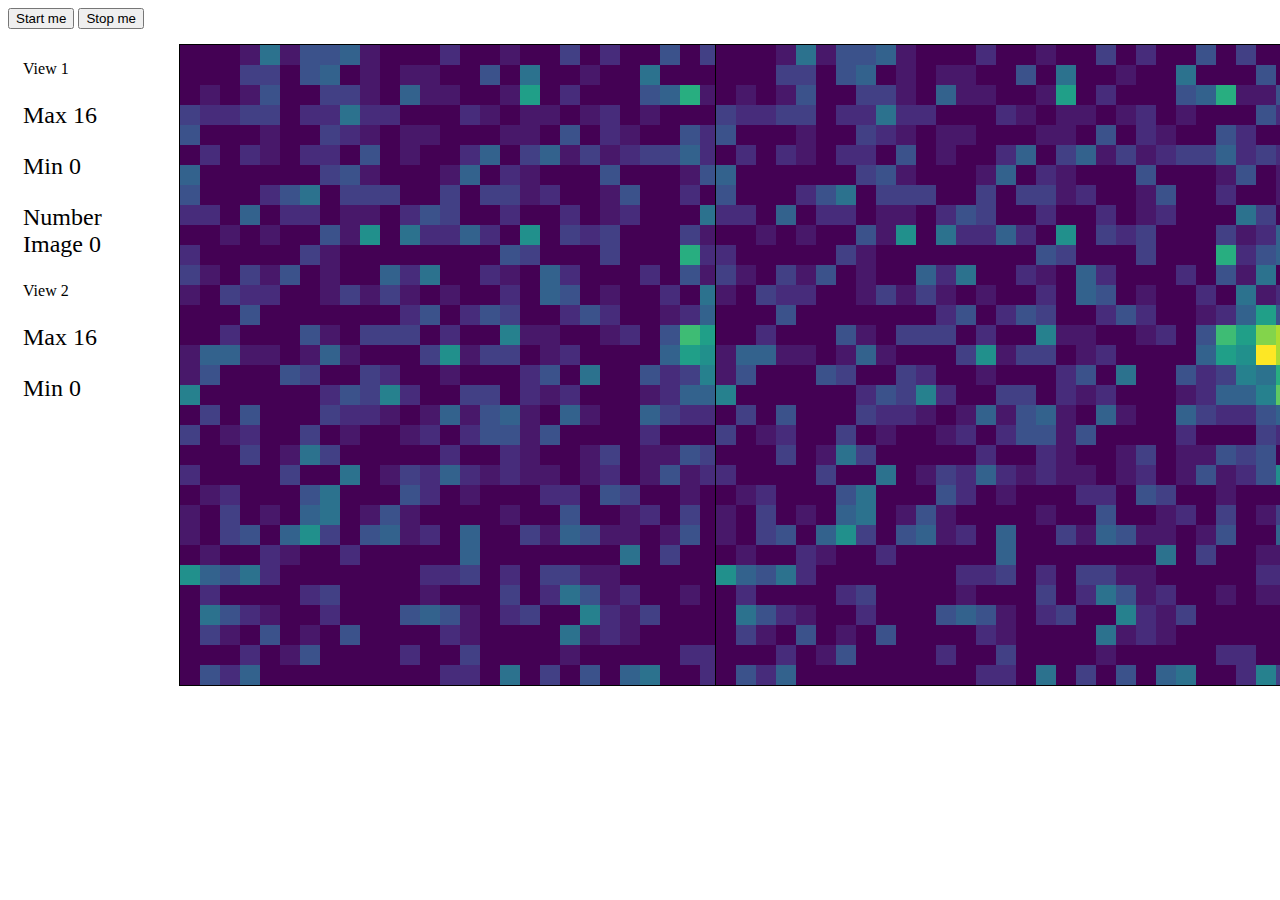
<file: realtime-32x32.html>
<!DOCTYPE html>
<html lang="en">

<head>
  <!-- Required meta tags -->
  <meta charset="utf-8">
  <meta name="viewport" content="width=device-width, initial-scale=1, shrink-to-fit=no">
  <title>Star Admin Free Bootstrap-4 Admin Dashboard Template</title>

  <script type="text/javascript" src="./js/jquery.min.js"></script>
  <script src="./js/mqttws31.js"></script>
  <script src="./js/mqttrealtime_32_32.js"></script>
  <style>
    .left {
      width: 10%;
      float: left;
      padding: 15px;
    }
    .right {
      width: 40%;
      float: left;
      padding: 15px;
    }
  </style>

</head>

<body>
	<button onclick="button_connect()"> Start me</button>
	<button onclick="button_stop()"> Stop me</button>
  <div>
	  <div class="left">
      <p>View 1</p>
      <p id ="max_value" style="font-size:1.5em"></p>
      <p id ="min_value" style="font-size:1.5em"></p>
      <p id ="id_image" style="font-size:1.5em">Number Image 0</p>
      <p>View 2</p>
      <p id ="max_value_2" style="font-size:1.5em"></p>
      <p id ="min_value_2" style="font-size:1.5em"></p>
 
    </div>
    <div class="right">
      <canvas id="stream32_32" width="640" height="640" style="border:1px solid"></canvas>
    </div>
    <div class="right">
      <canvas id="stream32_32_2" width="640" height="640" style="border:1px solid"></canvas>
    </div>
</body>

</html>
</file>
<file: vendors/iconfonts/flag-icon-css/assets/docs.css>
body {
  font-weight: 300;
  -webkit-font-smoothing: antialiased;
}
h1,
h2,
h3,
h4,
h5,
h6 {
  font-weight: 300;
}
.flag-wrapper {
  width: 100%;
  display: inline-block;
  position: relative;
  box-shadow: 0 0 2px black;
  overflow: hidden;
  margin-bottom: 20px;
}
.flag-wrapper:after {
  padding-top: 75%;
  /* ratio */
  display: block;
  content: '';
}
.flag-wrapper .flag {
  position: absolute;
  top: 0;
  bottom: 0;
  right: 0;
  left: 0;
  width: 100%;
  height: 100%;
  background-size: cover;
}
.no-wrap {
  white-space: nowrap;
  margin-bottom: 8px;
  overflow: hidden;
}
.all-flags .flag-icon-background {
  cursor: pointer;
}
.jumbotron {
  position: relative;
  font-size: 16px;
  color: #fff;
  color: rgba(255, 255, 255, 0.75);
  text-align: center;
  border-radius: 0;
  padding-bottom: 80px;
  background: linear-gradient(to right, #0d6632, #f4c01a);
}
.jumbotron h1 {
  margin-bottom: 15px;
  font-weight: 300;
  letter-spacing: -1px;
  color: #fff;
}
.jumbotron iframe {
  width: 100px!important;
  height: 20px!important;
  border: none;
  overflow: hidden;
  margin: 2px;
}
.jumbotron p a,
.jumbotron .jumbotron-links a {
  font-weight: 500;
  color: #fff;
}
.jumbotron .jumbotron-links {
  margin-top: 15px;
  margin-bottom: 0;
  padding-left: 0;
  list-style: none;
  font-size: 14px;
}
.jumbotron .jumbotron-links li {
  display: inline;
}
.jumbotron .jumbotron-links li + li {
  margin-left: 20px;
}
.jumbotron .bottom {
  position: absolute;
  bottom: 0;
  left: 0;
  right: 0;
  padding: 18px;
  background-color: rgba(0, 0, 0, 0.2);
}
.btn-outline {
  margin-top: 15px;
  margin-bottom: 15px;
  padding: 18px 24px;
  font-size: inherit;
  font-weight: 500;
  color: #fff;
  /* redeclare to override the `.jumbotron a` */
  background-color: transparent;
  border-color: #fff;
  border-color: rgba(255, 255, 255, 0.5);
  transition: all 0.1s ease-in-out;
}
.btn-outline:hover,
.btn-outline:active {
  color: #0d6632;
  background-color: #fff;
  border-color: #fff;
}
.how-to {
  padding: 20px;
}
.how-to h2 {
  text-align: center;
}
.how-to li {
  font-size: 21px;
  line-height: 1.7;
  margin-top: 20px;
}
.how-to li p {
  font-size: 16px;
  color: #555;
}
.how-to code {
  font-size: 85%;
  word-wrap: break-word;
  white-space: normal;
}
footer {
  text-align: center;
  opacity: .8;
  padding: 50px;
  background: linear-gradient(to right, #f4c01a, #0d6632);
}
footer a {
  color: #fff;
}
footer a:hover {
  color: #fff;
}
.links {
  margin: 0;
  list-style: none;
  padding-left: 0;
}
.links li {
  display: inline;
  padding: 0 10px;
}
</file>
<file: vendors/iconfonts/flag-icon-css/css/flag-icon.css>
.flag-icon-background {
  background-size: contain;
  background-position: 50%;
  background-repeat: no-repeat;
}
.flag-icon {
  background-size: contain;
  background-position: 50%;
  background-repeat: no-repeat;
  position: relative;
  display: inline-block;
  width: 1.33333333em;
  line-height: 1em;
}
.flag-icon:before {
  content: "\00a0";
}
.flag-icon.flag-icon-squared {
  width: 1em;
}
.flag-icon-ad {
  background-image: url(../flags/4x3/ad.svg);
}
.flag-icon-ad.flag-icon-squared {
  background-image: url(../flags/1x1/ad.svg);
}
.flag-icon-ae {
  background-image: url(../flags/4x3/ae.svg);
}
.flag-icon-ae.flag-icon-squared {
  background-image: url(../flags/1x1/ae.svg);
}
.flag-icon-af {
  background-image: url(../flags/4x3/af.svg);
}
.flag-icon-af.flag-icon-squared {
  background-image: url(../flags/1x1/af.svg);
}
.flag-icon-ag {
  background-image: url(../flags/4x3/ag.svg);
}
.flag-icon-ag.flag-icon-squared {
  background-image: url(../flags/1x1/ag.svg);
}
.flag-icon-ai {
  background-image: url(../flags/4x3/ai.svg);
}
.flag-icon-ai.flag-icon-squared {
  background-image: url(../flags/1x1/ai.svg);
}
.flag-icon-al {
  background-image: url(../flags/4x3/al.svg);
}
.flag-icon-al.flag-icon-squared {
  background-image: url(../flags/1x1/al.svg);
}
.flag-icon-am {
  background-image: url(../flags/4x3/am.svg);
}
.flag-icon-am.flag-icon-squared {
  background-image: url(../flags/1x1/am.svg);
}
.flag-icon-ao {
  background-image: url(../flags/4x3/ao.svg);
}
.flag-icon-ao.flag-icon-squared {
  background-image: url(../flags/1x1/ao.svg);
}
.flag-icon-aq {
  background-image: url(../flags/4x3/aq.svg);
}
.flag-icon-aq.flag-icon-squared {
  background-image: url(../flags/1x1/aq.svg);
}
.flag-icon-ar {
  background-image: url(../flags/4x3/ar.svg);
}
.flag-icon-ar.flag-icon-squared {
  background-image: url(../flags/1x1/ar.svg);
}
.flag-icon-as {
  background-image: url(../flags/4x3/as.svg);
}
.flag-icon-as.flag-icon-squared {
  background-image: url(../flags/1x1/as.svg);
}
.flag-icon-at {
  background-image: url(../flags/4x3/at.svg);
}
.flag-icon-at.flag-icon-squared {
  background-image: url(../flags/1x1/at.svg);
}
.flag-icon-au {
  background-image: url(../flags/4x3/au.svg);
}
.flag-icon-au.flag-icon-squared {
  background-image: url(../flags/1x1/au.svg);
}
.flag-icon-aw {
  background-image: url(../flags/4x3/aw.svg);
}
.flag-icon-aw.flag-icon-squared {
  background-image: url(../flags/1x1/aw.svg);
}
.flag-icon-ax {
  background-image: url(../flags/4x3/ax.svg);
}
.flag-icon-ax.flag-icon-squared {
  background-image: url(../flags/1x1/ax.svg);
}
.flag-icon-az {
  background-image: url(../flags/4x3/az.svg);
}
.flag-icon-az.flag-icon-squared {
  background-image: url(../flags/1x1/az.svg);
}
.flag-icon-ba {
  background-image: url(../flags/4x3/ba.svg);
}
.flag-icon-ba.flag-icon-squared {
  background-image: url(../flags/1x1/ba.svg);
}
.flag-icon-bb {
  background-image: url(../flags/4x3/bb.svg);
}
.flag-icon-bb.flag-icon-squared {
  background-image: url(../flags/1x1/bb.svg);
}
.flag-icon-bd {
  background-image: url(../flags/4x3/bd.svg);
}
.flag-icon-bd.flag-icon-squared {
  background-image: url(../flags/1x1/bd.svg);
}
.flag-icon-be {
  background-image: url(../flags/4x3/be.svg);
}
.flag-icon-be.flag-icon-squared {
  background-image: url(../flags/1x1/be.svg);
}
.flag-icon-bf {
  background-image: url(../flags/4x3/bf.svg);
}
.flag-icon-bf.flag-icon-squared {
  background-image: url(../flags/1x1/bf.svg);
}
.flag-icon-bg {
  background-image: url(../flags/4x3/bg.svg);
}
.flag-icon-bg.flag-icon-squared {
  background-image: url(../flags/1x1/bg.svg);
}
.flag-icon-bh {
  background-image: url(../flags/4x3/bh.svg);
}
.flag-icon-bh.flag-icon-squared {
  background-image: url(../flags/1x1/bh.svg);
}
.flag-icon-bi {
  background-image: url(../flags/4x3/bi.svg);
}
.flag-icon-bi.flag-icon-squared {
  background-image: url(../flags/1x1/bi.svg);
}
.flag-icon-bj {
  background-image: url(../flags/4x3/bj.svg);
}
.flag-icon-bj.flag-icon-squared {
  background-image: url(../flags/1x1/bj.svg);
}
.flag-icon-bl {
  background-image: url(../flags/4x3/bl.svg);
}
.flag-icon-bl.flag-icon-squared {
  background-image: url(../flags/1x1/bl.svg);
}
.flag-icon-bm {
  background-image: url(../flags/4x3/bm.svg);
}
.flag-icon-bm.flag-icon-squared {
  background-image: url(../flags/1x1/bm.svg);
}
.flag-icon-bn {
  background-image: url(../flags/4x3/bn.svg);
}
.flag-icon-bn.flag-icon-squared {
  background-image: url(../flags/1x1/bn.svg);
}
.flag-icon-bo {
  background-image: url(../flags/4x3/bo.svg);
}
.flag-icon-bo.flag-icon-squared {
  background-image: url(../flags/1x1/bo.svg);
}
.flag-icon-bq {
  background-image: url(../flags/4x3/bq.svg);
}
.flag-icon-bq.flag-icon-squared {
  background-image: url(../flags/1x1/bq.svg);
}
.flag-icon-br {
  background-image: url(../flags/4x3/br.svg);
}
.flag-icon-br.flag-icon-squared {
  background-image: url(../flags/1x1/br.svg);
}
.flag-icon-bs {
  background-image: url(../flags/4x3/bs.svg);
}
.flag-icon-bs.flag-icon-squared {
  background-image: url(../flags/1x1/bs.svg);
}
.flag-icon-bt {
  background-image: url(../flags/4x3/bt.svg);
}
.flag-icon-bt.flag-icon-squared {
  background-image: url(../flags/1x1/bt.svg);
}
.flag-icon-bv {
  background-image: url(../flags/4x3/bv.svg);
}
.flag-icon-bv.flag-icon-squared {
  background-image: url(../flags/1x1/bv.svg);
}
.flag-icon-bw {
  background-image: url(../flags/4x3/bw.svg);
}
.flag-icon-bw.flag-icon-squared {
  background-image: url(../flags/1x1/bw.svg);
}
.flag-icon-by {
  background-image: url(../flags/4x3/by.svg);
}
.flag-icon-by.flag-icon-squared {
  background-image: url(../flags/1x1/by.svg);
}
.flag-icon-bz {
  background-image: url(../flags/4x3/bz.svg);
}
.flag-icon-bz.flag-icon-squared {
  background-image: url(../flags/1x1/bz.svg);
}
.flag-icon-ca {
  background-image: url(../flags/4x3/ca.svg);
}
.flag-icon-ca.flag-icon-squared {
  background-image: url(../flags/1x1/ca.svg);
}
.flag-icon-cc {
  background-image: url(../flags/4x3/cc.svg);
}
.flag-icon-cc.flag-icon-squared {
  background-image: url(../flags/1x1/cc.svg);
}
.flag-icon-cd {
  background-image: url(../flags/4x3/cd.svg);
}
.flag-icon-cd.flag-icon-squared {
  background-image: url(../flags/1x1/cd.svg);
}
.flag-icon-cf {
  background-image: url(../flags/4x3/cf.svg);
}
.flag-icon-cf.flag-icon-squared {
  background-image: url(../flags/1x1/cf.svg);
}
.flag-icon-cg {
  background-image: url(../flags/4x3/cg.svg);
}
.flag-icon-cg.flag-icon-squared {
  background-image: url(../flags/1x1/cg.svg);
}
.flag-icon-ch {
  background-image: url(../flags/4x3/ch.svg);
}
.flag-icon-ch.flag-icon-squared {
  background-image: url(../flags/1x1/ch.svg);
}
.flag-icon-ci {
  background-image: url(../flags/4x3/ci.svg);
}
.flag-icon-ci.flag-icon-squared {
  background-image: url(../flags/1x1/ci.svg);
}
.flag-icon-ck {
  background-image: url(../flags/4x3/ck.svg);
}
.flag-icon-ck.flag-icon-squared {
  background-image: url(../flags/1x1/ck.svg);
}
.flag-icon-cl {
  background-image: url(../flags/4x3/cl.svg);
}
.flag-icon-cl.flag-icon-squared {
  background-image: url(../flags/1x1/cl.svg);
}
.flag-icon-cm {
  background-image: url(../flags/4x3/cm.svg);
}
.flag-icon-cm.flag-icon-squared {
  background-image: url(../flags/1x1/cm.svg);
}
.flag-icon-cn {
  background-image: url(../flags/4x3/cn.svg);
}
.flag-icon-cn.flag-icon-squared {
  background-image: url(../flags/1x1/cn.svg);
}
.flag-icon-co {
  background-image: url(../flags/4x3/co.svg);
}
.flag-icon-co.flag-icon-squared {
  background-image: url(../flags/1x1/co.svg);
}
.flag-icon-cr {
  background-image: url(../flags/4x3/cr.svg);
}
.flag-icon-cr.flag-icon-squared {
  background-image: url(../flags/1x1/cr.svg);
}
.flag-icon-cu {
  background-image: url(../flags/4x3/cu.svg);
}
.flag-icon-cu.flag-icon-squared {
  background-image: url(../flags/1x1/cu.svg);
}
.flag-icon-cv {
  background-image: url(../flags/4x3/cv.svg);
}
.flag-icon-cv.flag-icon-squared {
  background-image: url(../flags/1x1/cv.svg);
}
.flag-icon-cw {
  background-image: url(../flags/4x3/cw.svg);
}
.flag-icon-cw.flag-icon-squared {
  background-image: url(../flags/1x1/cw.svg);
}
.flag-icon-cx {
  background-image: url(../flags/4x3/cx.svg);
}
.flag-icon-cx.flag-icon-squared {
  background-image: url(../flags/1x1/cx.svg);
}
.flag-icon-cy {
  background-image: url(../flags/4x3/cy.svg);
}
.flag-icon-cy.flag-icon-squared {
  background-image: url(../flags/1x1/cy.svg);
}
.flag-icon-cz {
  background-image: url(../flags/4x3/cz.svg);
}
.flag-icon-cz.flag-icon-squared {
  background-image: url(../flags/1x1/cz.svg);
}
.flag-icon-de {
  background-image: url(../flags/4x3/de.svg);
}
.flag-icon-de.flag-icon-squared {
  background-image: url(../flags/1x1/de.svg);
}
.flag-icon-dj {
  background-image: url(../flags/4x3/dj.svg);
}
.flag-icon-dj.flag-icon-squared {
  background-image: url(../flags/1x1/dj.svg);
}
.flag-icon-dk {
  background-image: url(../flags/4x3/dk.svg);
}
.flag-icon-dk.flag-icon-squared {
  background-image: url(../flags/1x1/dk.svg);
}
.flag-icon-dm {
  background-image: url(../flags/4x3/dm.svg);
}
.flag-icon-dm.flag-icon-squared {
  background-image: url(../flags/1x1/dm.svg);
}
.flag-icon-do {
  background-image: url(../flags/4x3/do.svg);
}
.flag-icon-do.flag-icon-squared {
  background-image: url(../flags/1x1/do.svg);
}
.flag-icon-dz {
  background-image: url(../flags/4x3/dz.svg);
}
.flag-icon-dz.flag-icon-squared {
  background-image: url(../flags/1x1/dz.svg);
}
.flag-icon-ec {
  background-image: url(../flags/4x3/ec.svg);
}
.flag-icon-ec.flag-icon-squared {
  background-image: url(../flags/1x1/ec.svg);
}
.flag-icon-ee {
  background-image: url(../flags/4x3/ee.svg);
}
.flag-icon-ee.flag-icon-squared {
  background-image: url(../flags/1x1/ee.svg);
}
.flag-icon-eg {
  background-image: url(../flags/4x3/eg.svg);
}
.flag-icon-eg.flag-icon-squared {
  background-image: url(../flags/1x1/eg.svg);
}
.flag-icon-eh {
  background-image: url(../flags/4x3/eh.svg);
}
.flag-icon-eh.flag-icon-squared {
  background-image: url(../flags/1x1/eh.svg);
}
.flag-icon-er {
  background-image: url(../flags/4x3/er.svg);
}
.flag-icon-er.flag-icon-squared {
  background-image: url(../flags/1x1/er.svg);
}
.flag-icon-es {
  background-image: url(../flags/4x3/es.svg);
}
.flag-icon-es.flag-icon-squared {
  background-image: url(../flags/1x1/es.svg);
}
.flag-icon-et {
  background-image: url(../flags/4x3/et.svg);
}
.flag-icon-et.flag-icon-squared {
  background-image: url(../flags/1x1/et.svg);
}
.flag-icon-fi {
  background-image: url(../flags/4x3/fi.svg);
}
.flag-icon-fi.flag-icon-squared {
  background-image: url(../flags/1x1/fi.svg);
}
.flag-icon-fj {
  background-image: url(../flags/4x3/fj.svg);
}
.flag-icon-fj.flag-icon-squared {
  background-image: url(../flags/1x1/fj.svg);
}
.flag-icon-fk {
  background-image: url(../flags/4x3/fk.svg);
}
.flag-icon-fk.flag-icon-squared {
  background-image: url(../flags/1x1/fk.svg);
}
.flag-icon-fm {
  background-image: url(../flags/4x3/fm.svg);
}
.flag-icon-fm.flag-icon-squared {
  background-image: url(../flags/1x1/fm.svg);
}
.flag-icon-fo {
  background-image: url(../flags/4x3/fo.svg);
}
.flag-icon-fo.flag-icon-squared {
  background-image: url(../flags/1x1/fo.svg);
}
.flag-icon-fr {
  background-image: url(../flags/4x3/fr.svg);
}
.flag-icon-fr.flag-icon-squared {
  background-image: url(../flags/1x1/fr.svg);
}
.flag-icon-ga {
  background-image: url(../flags/4x3/ga.svg);
}
.flag-icon-ga.flag-icon-squared {
  background-image: url(../flags/1x1/ga.svg);
}
.flag-icon-gb {
  background-image: url(../flags/4x3/gb.svg);
}
.flag-icon-gb.flag-icon-squared {
  background-image: url(../flags/1x1/gb.svg);
}
.flag-icon-gd {
  background-image: url(../flags/4x3/gd.svg);
}
.flag-icon-gd.flag-icon-squared {
  background-image: url(../flags/1x1/gd.svg);
}
.flag-icon-ge {
  background-image: url(../flags/4x3/ge.svg);
}
.flag-icon-ge.flag-icon-squared {
  background-image: url(../flags/1x1/ge.svg);
}
.flag-icon-gf {
  background-image: url(../flags/4x3/gf.svg);
}
.flag-icon-gf.flag-icon-squared {
  background-image: url(../flags/1x1/gf.svg);
}
.flag-icon-gg {
  background-image: url(../flags/4x3/gg.svg);
}
.flag-icon-gg.flag-icon-squared {
  background-image: url(../flags/1x1/gg.svg);
}
.flag-icon-gh {
  background-image: url(../flags/4x3/gh.svg);
}
.flag-icon-gh.flag-icon-squared {
  background-image: url(../flags/1x1/gh.svg);
}
.flag-icon-gi {
  background-image: url(../flags/4x3/gi.svg);
}
.flag-icon-gi.flag-icon-squared {
  background-image: url(../flags/1x1/gi.svg);
}
.flag-icon-gl {
  background-image: url(../flags/4x3/gl.svg);
}
.flag-icon-gl.flag-icon-squared {
  background-image: url(../flags/1x1/gl.svg);
}
.flag-icon-gm {
  background-image: url(../flags/4x3/gm.svg);
}
.flag-icon-gm.flag-icon-squared {
  background-image: url(../flags/1x1/gm.svg);
}
.flag-icon-gn {
  background-image: url(../flags/4x3/gn.svg);
}
.flag-icon-gn.flag-icon-squared {
  background-image: url(../flags/1x1/gn.svg);
}
.flag-icon-gp {
  background-image: url(../flags/4x3/gp.svg);
}
.flag-icon-gp.flag-icon-squared {
  background-image: url(../flags/1x1/gp.svg);
}
.flag-icon-gq {
  background-image: url(../flags/4x3/gq.svg);
}
.flag-icon-gq.flag-icon-squared {
  background-image: url(../flags/1x1/gq.svg);
}
.flag-icon-gr {
  background-image: url(../flags/4x3/gr.svg);
}
.flag-icon-gr.flag-icon-squared {
  background-image: url(../flags/1x1/gr.svg);
}
.flag-icon-gs {
  background-image: url(../flags/4x3/gs.svg);
}
.flag-icon-gs.flag-icon-squared {
  background-image: url(../flags/1x1/gs.svg);
}
.flag-icon-gt {
  background-image: url(../flags/4x3/gt.svg);
}
.flag-icon-gt.flag-icon-squared {
  background-image: url(../flags/1x1/gt.svg);
}
.flag-icon-gu {
  background-image: url(../flags/4x3/gu.svg);
}
.flag-icon-gu.flag-icon-squared {
  background-image: url(../flags/1x1/gu.svg);
}
.flag-icon-gw {
  background-image: url(../flags/4x3/gw.svg);
}
.flag-icon-gw.flag-icon-squared {
  background-image: url(../flags/1x1/gw.svg);
}
.flag-icon-gy {
  background-image: url(../flags/4x3/gy.svg);
}
.flag-icon-gy.flag-icon-squared {
  background-image: url(../flags/1x1/gy.svg);
}
.flag-icon-hk {
  background-image: url(../flags/4x3/hk.svg);
}
.flag-icon-hk.flag-icon-squared {
  background-image: url(../flags/1x1/hk.svg);
}
.flag-icon-hm {
  background-image: url(../flags/4x3/hm.svg);
}
.flag-icon-hm.flag-icon-squared {
  background-image: url(../flags/1x1/hm.svg);
}
.flag-icon-hn {
  background-image: url(../flags/4x3/hn.svg);
}
.flag-icon-hn.flag-icon-squared {
  background-image: url(../flags/1x1/hn.svg);
}
.flag-icon-hr {
  background-image: url(../flags/4x3/hr.svg);
}
.flag-icon-hr.flag-icon-squared {
  background-image: url(../flags/1x1/hr.svg);
}
.flag-icon-ht {
  background-image: url(../flags/4x3/ht.svg);
}
.flag-icon-ht.flag-icon-squared {
  background-image: url(../flags/1x1/ht.svg);
}
.flag-icon-hu {
  background-image: url(../flags/4x3/hu.svg);
}
.flag-icon-hu.flag-icon-squared {
  background-image: url(../flags/1x1/hu.svg);
}
.flag-icon-id {
  background-image: url(../flags/4x3/id.svg);
}
.flag-icon-id.flag-icon-squared {
  background-image: url(../flags/1x1/id.svg);
}
.flag-icon-ie {
  background-image: url(../flags/4x3/ie.svg);
}
.flag-icon-ie.flag-icon-squared {
  background-image: url(../flags/1x1/ie.svg);
}
.flag-icon-il {
  background-image: url(../flags/4x3/il.svg);
}
.flag-icon-il.flag-icon-squared {
  background-image: url(../flags/1x1/il.svg);
}
.flag-icon-im {
  background-image: url(../flags/4x3/im.svg);
}
.flag-icon-im.flag-icon-squared {
  background-image: url(../flags/1x1/im.svg);
}
.flag-icon-in {
  background-image: url(../flags/4x3/in.svg);
}
.flag-icon-in.flag-icon-squared {
  background-image: url(../flags/1x1/in.svg);
}
.flag-icon-io {
  background-image: url(../flags/4x3/io.svg);
}
.flag-icon-io.flag-icon-squared {
  background-image: url(../flags/1x1/io.svg);
}
.flag-icon-iq {
  background-image: url(../flags/4x3/iq.svg);
}
.flag-icon-iq.flag-icon-squared {
  background-image: url(../flags/1x1/iq.svg);
}
.flag-icon-ir {
  background-image: url(../flags/4x3/ir.svg);
}
.flag-icon-ir.flag-icon-squared {
  background-image: url(../flags/1x1/ir.svg);
}
.flag-icon-is {
  background-image: url(../flags/4x3/is.svg);
}
.flag-icon-is.flag-icon-squared {
  background-image: url(../flags/1x1/is.svg);
}
.flag-icon-it {
  background-image: url(../flags/4x3/it.svg);
}
.flag-icon-it.flag-icon-squared {
  background-image: url(../flags/1x1/it.svg);
}
.flag-icon-je {
  background-image: url(../flags/4x3/je.svg);
}
.flag-icon-je.flag-icon-squared {
  background-image: url(../flags/1x1/je.svg);
}
.flag-icon-jm {
  background-image: url(../flags/4x3/jm.svg);
}
.flag-icon-jm.flag-icon-squared {
  background-image: url(../flags/1x1/jm.svg);
}
.flag-icon-jo {
  background-image: url(../flags/4x3/jo.svg);
}
.flag-icon-jo.flag-icon-squared {
  background-image: url(../flags/1x1/jo.svg);
}
.flag-icon-jp {
  background-image: url(../flags/4x3/jp.svg);
}
.flag-icon-jp.flag-icon-squared {
  background-image: url(../flags/1x1/jp.svg);
}
.flag-icon-ke {
  background-image: url(../flags/4x3/ke.svg);
}
.flag-icon-ke.flag-icon-squared {
  background-image: url(../flags/1x1/ke.svg);
}
.flag-icon-kg {
  background-image: url(../flags/4x3/kg.svg);
}
.flag-icon-kg.flag-icon-squared {
  background-image: url(../flags/1x1/kg.svg);
}
.flag-icon-kh {
  background-image: url(../flags/4x3/kh.svg);
}
.flag-icon-kh.flag-icon-squared {
  background-image: url(../flags/1x1/kh.svg);
}
.flag-icon-ki {
  background-image: url(../flags/4x3/ki.svg);
}
.flag-icon-ki.flag-icon-squared {
  background-image: url(../flags/1x1/ki.svg);
}
.flag-icon-km {
  background-image: url(../flags/4x3/km.svg);
}
.flag-icon-km.flag-icon-squared {
  background-image: url(../flags/1x1/km.svg);
}
.flag-icon-kn {
  background-image: url(../flags/4x3/kn.svg);
}
.flag-icon-kn.flag-icon-squared {
  background-image: url(../flags/1x1/kn.svg);
}
.flag-icon-kp {
  background-image: url(../flags/4x3/kp.svg);
}
.flag-icon-kp.flag-icon-squared {
  background-image: url(../flags/1x1/kp.svg);
}
.flag-icon-kr {
  background-image: url(../flags/4x3/kr.svg);
}
.flag-icon-kr.flag-icon-squared {
  background-image: url(../flags/1x1/kr.svg);
}
.flag-icon-kw {
  background-image: url(../flags/4x3/kw.svg);
}
.flag-icon-kw.flag-icon-squared {
  background-image: url(../flags/1x1/kw.svg);
}
.flag-icon-ky {
  background-image: url(../flags/4x3/ky.svg);
}
.flag-icon-ky.flag-icon-squared {
  background-image: url(../flags/1x1/ky.svg);
}
.flag-icon-kz {
  background-image: url(../flags/4x3/kz.svg);
}
.flag-icon-kz.flag-icon-squared {
  background-image: url(../flags/1x1/kz.svg);
}
.flag-icon-la {
  background-image: url(../flags/4x3/la.svg);
}
.flag-icon-la.flag-icon-squared {
  background-image: url(../flags/1x1/la.svg);
}
.flag-icon-lb {
  background-image: url(../flags/4x3/lb.svg);
}
.flag-icon-lb.flag-icon-squared {
  background-image: url(../flags/1x1/lb.svg);
}
.flag-icon-lc {
  background-image: url(../flags/4x3/lc.svg);
}
.flag-icon-lc.flag-icon-squared {
  background-image: url(../flags/1x1/lc.svg);
}
.flag-icon-li {
  background-image: url(../flags/4x3/li.svg);
}
.flag-icon-li.flag-icon-squared {
  background-image: url(../flags/1x1/li.svg);
}
.flag-icon-lk {
  background-image: url(../flags/4x3/lk.svg);
}
.flag-icon-lk.flag-icon-squared {
  background-image: url(../flags/1x1/lk.svg);
}
.flag-icon-lr {
  background-image: url(../flags/4x3/lr.svg);
}
.flag-icon-lr.flag-icon-squared {
  background-image: url(../flags/1x1/lr.svg);
}
.flag-icon-ls {
  background-image: url(../flags/4x3/ls.svg);
}
.flag-icon-ls.flag-icon-squared {
  background-image: url(../flags/1x1/ls.svg);
}
.flag-icon-lt {
  background-image: url(../flags/4x3/lt.svg);
}
.flag-icon-lt.flag-icon-squared {
  background-image: url(../flags/1x1/lt.svg);
}
.flag-icon-lu {
  background-image: url(../flags/4x3/lu.svg);
}
.flag-icon-lu.flag-icon-squared {
  background-image: url(../flags/1x1/lu.svg);
}
.flag-icon-lv {
  background-image: url(../flags/4x3/lv.svg);
}
.flag-icon-lv.flag-icon-squared {
  background-image: url(../flags/1x1/lv.svg);
}
.flag-icon-ly {
  background-image: url(../flags/4x3/ly.svg);
}
.flag-icon-ly.flag-icon-squared {
  background-image: url(../flags/1x1/ly.svg);
}
.flag-icon-ma {
  background-image: url(../flags/4x3/ma.svg);
}
.flag-icon-ma.flag-icon-squared {
  background-image: url(../flags/1x1/ma.svg);
}
.flag-icon-mc {
  background-image: url(../flags/4x3/mc.svg);
}
.flag-icon-mc.flag-icon-squared {
  background-image: url(../flags/1x1/mc.svg);
}
.flag-icon-md {
  background-image: url(../flags/4x3/md.svg);
}
.flag-icon-md.flag-icon-squared {
  background-image: url(../flags/1x1/md.svg);
}
.flag-icon-me {
  background-image: url(../flags/4x3/me.svg);
}
.flag-icon-me.flag-icon-squared {
  background-image: url(../flags/1x1/me.svg);
}
.flag-icon-mf {
  background-image: url(../flags/4x3/mf.svg);
}
.flag-icon-mf.flag-icon-squared {
  background-image: url(../flags/1x1/mf.svg);
}
.flag-icon-mg {
  background-image: url(../flags/4x3/mg.svg);
}
.flag-icon-mg.flag-icon-squared {
  background-image: url(../flags/1x1/mg.svg);
}
.flag-icon-mh {
  background-image: url(../flags/4x3/mh.svg);
}
.flag-icon-mh.flag-icon-squared {
  background-image: url(../flags/1x1/mh.svg);
}
.flag-icon-mk {
  background-image: url(../flags/4x3/mk.svg);
}
.flag-icon-mk.flag-icon-squared {
  background-image: url(../flags/1x1/mk.svg);
}
.flag-icon-ml {
  background-image: url(../flags/4x3/ml.svg);
}
.flag-icon-ml.flag-icon-squared {
  background-image: url(../flags/1x1/ml.svg);
}
.flag-icon-mm {
  background-image: url(../flags/4x3/mm.svg);
}
.flag-icon-mm.flag-icon-squared {
  background-image: url(../flags/1x1/mm.svg);
}
.flag-icon-mn {
  background-image: url(../flags/4x3/mn.svg);
}
.flag-icon-mn.flag-icon-squared {
  background-image: url(../flags/1x1/mn.svg);
}
.flag-icon-mo {
  background-image: url(../flags/4x3/mo.svg);
}
.flag-icon-mo.flag-icon-squared {
  background-image: url(../flags/1x1/mo.svg);
}
.flag-icon-mp {
  background-image: url(../flags/4x3/mp.svg);
}
.flag-icon-mp.flag-icon-squared {
  background-image: url(../flags/1x1/mp.svg);
}
.flag-icon-mq {
  background-image: url(../flags/4x3/mq.svg);
}
.flag-icon-mq.flag-icon-squared {
  background-image: url(../flags/1x1/mq.svg);
}
.flag-icon-mr {
  background-image: url(../flags/4x3/mr.svg);
}
.flag-icon-mr.flag-icon-squared {
  background-image: url(../flags/1x1/mr.svg);
}
.flag-icon-ms {
  background-image: url(../flags/4x3/ms.svg);
}
.flag-icon-ms.flag-icon-squared {
  background-image: url(../flags/1x1/ms.svg);
}
.flag-icon-mt {
  background-image: url(../flags/4x3/mt.svg);
}
.flag-icon-mt.flag-icon-squared {
  background-image: url(../flags/1x1/mt.svg);
}
.flag-icon-mu {
  background-image: url(../flags/4x3/mu.svg);
}
.flag-icon-mu.flag-icon-squared {
  background-image: url(../flags/1x1/mu.svg);
}
.flag-icon-mv {
  background-image: url(../flags/4x3/mv.svg);
}
.flag-icon-mv.flag-icon-squared {
  background-image: url(../flags/1x1/mv.svg);
}
.flag-icon-mw {
  background-image: url(../flags/4x3/mw.svg);
}
.flag-icon-mw.flag-icon-squared {
  background-image: url(../flags/1x1/mw.svg);
}
.flag-icon-mx {
  background-image: url(../flags/4x3/mx.svg);
}
.flag-icon-mx.flag-icon-squared {
  background-image: url(../flags/1x1/mx.svg);
}
.flag-icon-my {
  background-image: url(../flags/4x3/my.svg);
}
.flag-icon-my.flag-icon-squared {
  background-image: url(../flags/1x1/my.svg);
}
.flag-icon-mz {
  background-image: url(../flags/4x3/mz.svg);
}
.flag-icon-mz.flag-icon-squared {
  background-image: url(../flags/1x1/mz.svg);
}
.flag-icon-na {
  background-image: url(../flags/4x3/na.svg);
}
.flag-icon-na.flag-icon-squared {
  background-image: url(../flags/1x1/na.svg);
}
.flag-icon-nc {
  background-image: url(../flags/4x3/nc.svg);
}
.flag-icon-nc.flag-icon-squared {
  background-image: url(../flags/1x1/nc.svg);
}
.flag-icon-ne {
  background-image: url(../flags/4x3/ne.svg);
}
.flag-icon-ne.flag-icon-squared {
  background-image: url(../flags/1x1/ne.svg);
}
.flag-icon-nf {
  background-image: url(../flags/4x3/nf.svg);
}
.flag-icon-nf.flag-icon-squared {
  background-image: url(../flags/1x1/nf.svg);
}
.flag-icon-ng {
  background-image: url(../flags/4x3/ng.svg);
}
.flag-icon-ng.flag-icon-squared {
  background-image: url(../flags/1x1/ng.svg);
}
.flag-icon-ni {
  background-image: url(../flags/4x3/ni.svg);
}
.flag-icon-ni.flag-icon-squared {
  background-image: url(../flags/1x1/ni.svg);
}
.flag-icon-nl {
  background-image: url(../flags/4x3/nl.svg);
}
.flag-icon-nl.flag-icon-squared {
  background-image: url(../flags/1x1/nl.svg);
}
.flag-icon-no {
  background-image: url(../flags/4x3/no.svg);
}
.flag-icon-no.flag-icon-squared {
  background-image: url(../flags/1x1/no.svg);
}
.flag-icon-np {
  background-image: url(../flags/4x3/np.svg);
}
.flag-icon-np.flag-icon-squared {
  background-image: url(../flags/1x1/np.svg);
}
.flag-icon-nr {
  background-image: url(../flags/4x3/nr.svg);
}
.flag-icon-nr.flag-icon-squared {
  background-image: url(../flags/1x1/nr.svg);
}
.flag-icon-nu {
  background-image: url(../flags/4x3/nu.svg);
}
.flag-icon-nu.flag-icon-squared {
  background-image: url(../flags/1x1/nu.svg);
}
.flag-icon-nz {
  background-image: url(../flags/4x3/nz.svg);
}
.flag-icon-nz.flag-icon-squared {
  background-image: url(../flags/1x1/nz.svg);
}
.flag-icon-om {
  background-image: url(../flags/4x3/om.svg);
}
.flag-icon-om.flag-icon-squared {
  background-image: url(../flags/1x1/om.svg);
}
.flag-icon-pa {
  background-image: url(../flags/4x3/pa.svg);
}
.flag-icon-pa.flag-icon-squared {
  background-image: url(../flags/1x1/pa.svg);
}
.flag-icon-pe {
  background-image: url(../flags/4x3/pe.svg);
}
.flag-icon-pe.flag-icon-squared {
  background-image: url(../flags/1x1/pe.svg);
}
.flag-icon-pf {
  background-image: url(../flags/4x3/pf.svg);
}
.flag-icon-pf.flag-icon-squared {
  background-image: url(../flags/1x1/pf.svg);
}
.flag-icon-pg {
  background-image: url(../flags/4x3/pg.svg);
}
.flag-icon-pg.flag-icon-squared {
  background-image: url(../flags/1x1/pg.svg);
}
.flag-icon-ph {
  background-image: url(../flags/4x3/ph.svg);
}
.flag-icon-ph.flag-icon-squared {
  background-image: url(../flags/1x1/ph.svg);
}
.flag-icon-pk {
  background-image: url(../flags/4x3/pk.svg);
}
.flag-icon-pk.flag-icon-squared {
  background-image: url(../flags/1x1/pk.svg);
}
.flag-icon-pl {
  background-image: url(../flags/4x3/pl.svg);
}
.flag-icon-pl.flag-icon-squared {
  background-image: url(../flags/1x1/pl.svg);
}
.flag-icon-pm {
  background-image: url(../flags/4x3/pm.svg);
}
.flag-icon-pm.flag-icon-squared {
  background-image: url(../flags/1x1/pm.svg);
}
.flag-icon-pn {
  background-image: url(../flags/4x3/pn.svg);
}
.flag-icon-pn.flag-icon-squared {
  background-image: url(../flags/1x1/pn.svg);
}
.flag-icon-pr {
  background-image: url(../flags/4x3/pr.svg);
}
.flag-icon-pr.flag-icon-squared {
  background-image: url(../flags/1x1/pr.svg);
}
.flag-icon-ps {
  background-image: url(../flags/4x3/ps.svg);
}
.flag-icon-ps.flag-icon-squared {
  background-image: url(../flags/1x1/ps.svg);
}
.flag-icon-pt {
  background-image: url(../flags/4x3/pt.svg);
}
.flag-icon-pt.flag-icon-squared {
  background-image: url(../flags/1x1/pt.svg);
}
.flag-icon-pw {
  background-image: url(../flags/4x3/pw.svg);
}
.flag-icon-pw.flag-icon-squared {
  background-image: url(../flags/1x1/pw.svg);
}
.flag-icon-py {
  background-image: url(../flags/4x3/py.svg);
}
.flag-icon-py.flag-icon-squared {
  background-image: url(../flags/1x1/py.svg);
}
.flag-icon-qa {
  background-image: url(../flags/4x3/qa.svg);
}
.flag-icon-qa.flag-icon-squared {
  background-image: url(../flags/1x1/qa.svg);
}
.flag-icon-re {
  background-image: url(../flags/4x3/re.svg);
}
.flag-icon-re.flag-icon-squared {
  background-image: url(../flags/1x1/re.svg);
}
.flag-icon-ro {
  background-image: url(../flags/4x3/ro.svg);
}
.flag-icon-ro.flag-icon-squared {
  background-image: url(../flags/1x1/ro.svg);
}
.flag-icon-rs {
  background-image: url(../flags/4x3/rs.svg);
}
.flag-icon-rs.flag-icon-squared {
  background-image: url(../flags/1x1/rs.svg);
}
.flag-icon-ru {
  background-image: url(../flags/4x3/ru.svg);
}
.flag-icon-ru.flag-icon-squared {
  background-image: url(../flags/1x1/ru.svg);
}
.flag-icon-rw {
  background-image: url(../flags/4x3/rw.svg);
}
.flag-icon-rw.flag-icon-squared {
  background-image: url(../flags/1x1/rw.svg);
}
.flag-icon-sa {
  background-image: url(../flags/4x3/sa.svg);
}
.flag-icon-sa.flag-icon-squared {
  background-image: url(../flags/1x1/sa.svg);
}
.flag-icon-sb {
  background-image: url(../flags/4x3/sb.svg);
}
.flag-icon-sb.flag-icon-squared {
  background-image: url(../flags/1x1/sb.svg);
}
.flag-icon-sc {
  background-image: url(../flags/4x3/sc.svg);
}
.flag-icon-sc.flag-icon-squared {
  background-image: url(../flags/1x1/sc.svg);
}
.flag-icon-sd {
  background-image: url(../flags/4x3/sd.svg);
}
.flag-icon-sd.flag-icon-squared {
  background-image: url(../flags/1x1/sd.svg);
}
.flag-icon-se {
  background-image: url(../flags/4x3/se.svg);
}
.flag-icon-se.flag-icon-squared {
  background-image: url(../flags/1x1/se.svg);
}
.flag-icon-sg {
  background-image: url(../flags/4x3/sg.svg);
}
.flag-icon-sg.flag-icon-squared {
  background-image: url(../flags/1x1/sg.svg);
}
.flag-icon-sh {
  background-image: url(../flags/4x3/sh.svg);
}
.flag-icon-sh.flag-icon-squared {
  background-image: url(../flags/1x1/sh.svg);
}
.flag-icon-si {
  background-image: url(../flags/4x3/si.svg);
}
.flag-icon-si.flag-icon-squared {
  background-image: url(../flags/1x1/si.svg);
}
.flag-icon-sj {
  background-image: url(../flags/4x3/sj.svg);
}
.flag-icon-sj.flag-icon-squared {
  background-image: url(../flags/1x1/sj.svg);
}
.flag-icon-sk {
  background-image: url(../flags/4x3/sk.svg);
}
.flag-icon-sk.flag-icon-squared {
  background-image: url(../flags/1x1/sk.svg);
}
.flag-icon-sl {
  background-image: url(../flags/4x3/sl.svg);
}
.flag-icon-sl.flag-icon-squared {
  background-image: url(../flags/1x1/sl.svg);
}
.flag-icon-sm {
  background-image: url(../flags/4x3/sm.svg);
}
.flag-icon-sm.flag-icon-squared {
  background-image: url(../flags/1x1/sm.svg);
}
.flag-icon-sn {
  background-image: url(../flags/4x3/sn.svg);
}
.flag-icon-sn.flag-icon-squared {
  background-image: url(../flags/1x1/sn.svg);
}
.flag-icon-so {
  background-image: url(../flags/4x3/so.svg);
}
.flag-icon-so.flag-icon-squared {
  background-image: url(../flags/1x1/so.svg);
}
.flag-icon-sr {
  background-image: url(../flags/4x3/sr.svg);
}
.flag-icon-sr.flag-icon-squared {
  background-image: url(../flags/1x1/sr.svg);
}
.flag-icon-ss {
  background-image: url(../flags/4x3/ss.svg);
}
.flag-icon-ss.flag-icon-squared {
  background-image: url(../flags/1x1/ss.svg);
}
.flag-icon-st {
  background-image: url(../flags/4x3/st.svg);
}
.flag-icon-st.flag-icon-squared {
  background-image: url(../flags/1x1/st.svg);
}
.flag-icon-sv {
  background-image: url(../flags/4x3/sv.svg);
}
.flag-icon-sv.flag-icon-squared {
  background-image: url(../flags/1x1/sv.svg);
}
.flag-icon-sx {
  background-image: url(../flags/4x3/sx.svg);
}
.flag-icon-sx.flag-icon-squared {
  background-image: url(../flags/1x1/sx.svg);
}
.flag-icon-sy {
  background-image: url(../flags/4x3/sy.svg);
}
.flag-icon-sy.flag-icon-squared {
  background-image: url(../flags/1x1/sy.svg);
}
.flag-icon-sz {
  background-image: url(../flags/4x3/sz.svg);
}
.flag-icon-sz.flag-icon-squared {
  background-image: url(../flags/1x1/sz.svg);
}
.flag-icon-tc {
  background-image: url(../flags/4x3/tc.svg);
}
.flag-icon-tc.flag-icon-squared {
  background-image: url(../flags/1x1/tc.svg);
}
.flag-icon-td {
  background-image: url(../flags/4x3/td.svg);
}
.flag-icon-td.flag-icon-squared {
  background-image: url(../flags/1x1/td.svg);
}
.flag-icon-tf {
  background-image: url(../flags/4x3/tf.svg);
}
.flag-icon-tf.flag-icon-squared {
  background-image: url(../flags/1x1/tf.svg);
}
.flag-icon-tg {
  background-image: url(../flags/4x3/tg.svg);
}
.flag-icon-tg.flag-icon-squared {
  background-image: url(../flags/1x1/tg.svg);
}
.flag-icon-th {
  background-image: url(../flags/4x3/th.svg);
}
.flag-icon-th.flag-icon-squared {
  background-image: url(../flags/1x1/th.svg);
}
.flag-icon-tj {
  background-image: url(../flags/4x3/tj.svg);
}
.flag-icon-tj.flag-icon-squared {
  background-image: url(../flags/1x1/tj.svg);
}
.flag-icon-tk {
  background-image: url(../flags/4x3/tk.svg);
}
.flag-icon-tk.flag-icon-squared {
  background-image: url(../flags/1x1/tk.svg);
}
.flag-icon-tl {
  background-image: url(../flags/4x3/tl.svg);
}
.flag-icon-tl.flag-icon-squared {
  background-image: url(../flags/1x1/tl.svg);
}
.flag-icon-tm {
  background-image: url(../flags/4x3/tm.svg);
}
.flag-icon-tm.flag-icon-squared {
  background-image: url(../flags/1x1/tm.svg);
}
.flag-icon-tn {
  background-image: url(../flags/4x3/tn.svg);
}
.flag-icon-tn.flag-icon-squared {
  background-image: url(../flags/1x1/tn.svg);
}
.flag-icon-to {
  background-image: url(../flags/4x3/to.svg);
}
.flag-icon-to.flag-icon-squared {
  background-image: url(../flags/1x1/to.svg);
}
.flag-icon-tr {
  background-image: url(../flags/4x3/tr.svg);
}
.flag-icon-tr.flag-icon-squared {
  background-image: url(../flags/1x1/tr.svg);
}
.flag-icon-tt {
  background-image: url(../flags/4x3/tt.svg);
}
.flag-icon-tt.flag-icon-squared {
  background-image: url(../flags/1x1/tt.svg);
}
.flag-icon-tv {
  background-image: url(../flags/4x3/tv.svg);
}
.flag-icon-tv.flag-icon-squared {
  background-image: url(../flags/1x1/tv.svg);
}
.flag-icon-tw {
  background-image: url(../flags/4x3/tw.svg);
}
.flag-icon-tw.flag-icon-squared {
  background-image: url(../flags/1x1/tw.svg);
}
.flag-icon-tz {
  background-image: url(../flags/4x3/tz.svg);
}
.flag-icon-tz.flag-icon-squared {
  background-image: url(../flags/1x1/tz.svg);
}
.flag-icon-ua {
  background-image: url(../flags/4x3/ua.svg);
}
.flag-icon-ua.flag-icon-squared {
  background-image: url(../flags/1x1/ua.svg);
}
.flag-icon-ug {
  background-image: url(../flags/4x3/ug.svg);
}
.flag-icon-ug.flag-icon-squared {
  background-image: url(../flags/1x1/ug.svg);
}
.flag-icon-um {
  background-image: url(../flags/4x3/um.svg);
}
.flag-icon-um.flag-icon-squared {
  background-image: url(../flags/1x1/um.svg);
}
.flag-icon-us {
  background-image: url(../flags/4x3/us.svg);
}
.flag-icon-us.flag-icon-squared {
  background-image: url(../flags/1x1/us.svg);
}
.flag-icon-uy {
  background-image: url(../flags/4x3/uy.svg);
}
.flag-icon-uy.flag-icon-squared {
  background-image: url(../flags/1x1/uy.svg);
}
.flag-icon-uz {
  background-image: url(../flags/4x3/uz.svg);
}
.flag-icon-uz.flag-icon-squared {
  background-image: url(../flags/1x1/uz.svg);
}
.flag-icon-va {
  background-image: url(../flags/4x3/va.svg);
}
.flag-icon-va.flag-icon-squared {
  background-image: url(../flags/1x1/va.svg);
}
.flag-icon-vc {
  background-image: url(../flags/4x3/vc.svg);
}
.flag-icon-vc.flag-icon-squared {
  background-image: url(../flags/1x1/vc.svg);
}
.flag-icon-ve {
  background-image: url(../flags/4x3/ve.svg);
}
.flag-icon-ve.flag-icon-squared {
  background-image: url(../flags/1x1/ve.svg);
}
.flag-icon-vg {
  background-image: url(../flags/4x3/vg.svg);
}
.flag-icon-vg.flag-icon-squared {
  background-image: url(../flags/1x1/vg.svg);
}
.flag-icon-vi {
  background-image: url(../flags/4x3/vi.svg);
}
.flag-icon-vi.flag-icon-squared {
  background-image: url(../flags/1x1/vi.svg);
}
.flag-icon-vn {
  background-image: url(../flags/4x3/vn.svg);
}
.flag-icon-vn.flag-icon-squared {
  background-image: url(../flags/1x1/vn.svg);
}
.flag-icon-vu {
  background-image: url(../flags/4x3/vu.svg);
}
.flag-icon-vu.flag-icon-squared {
  background-image: url(../flags/1x1/vu.svg);
}
.flag-icon-wf {
  background-image: url(../flags/4x3/wf.svg);
}
.flag-icon-wf.flag-icon-squared {
  background-image: url(../flags/1x1/wf.svg);
}
.flag-icon-ws {
  background-image: url(../flags/4x3/ws.svg);
}
.flag-icon-ws.flag-icon-squared {
  background-image: url(../flags/1x1/ws.svg);
}
.flag-icon-ye {
  background-image: url(../flags/4x3/ye.svg);
}
.flag-icon-ye.flag-icon-squared {
  background-image: url(../flags/1x1/ye.svg);
}
.flag-icon-yt {
  background-image: url(../flags/4x3/yt.svg);
}
.flag-icon-yt.flag-icon-squared {
  background-image: url(../flags/1x1/yt.svg);
}
.flag-icon-za {
  background-image: url(../flags/4x3/za.svg);
}
.flag-icon-za.flag-icon-squared {
  background-image: url(../flags/1x1/za.svg);
}
.flag-icon-zm {
  background-image: url(../flags/4x3/zm.svg);
}
.flag-icon-zm.flag-icon-squared {
  background-image: url(../flags/1x1/zm.svg);
}
.flag-icon-zw {
  background-image: url(../flags/4x3/zw.svg);
}
.flag-icon-zw.flag-icon-squared {
  background-image: url(../flags/1x1/zw.svg);
}
.flag-icon-es-ct {
  background-image: url(../flags/4x3/es-ct.svg);
}
.flag-icon-es-ct.flag-icon-squared {
  background-image: url(../flags/1x1/es-ct.svg);
}
.flag-icon-eu {
  background-image: url(../flags/4x3/eu.svg);
}
.flag-icon-eu.flag-icon-squared {
  background-image: url(../flags/1x1/eu.svg);
}
.flag-icon-gb-eng {
  background-image: url(../flags/4x3/gb-eng.svg);
}
.flag-icon-gb-eng.flag-icon-squared {
  background-image: url(../flags/1x1/gb-eng.svg);
}
.flag-icon-gb-nir {
  background-image: url(../flags/4x3/gb-nir.svg);
}
.flag-icon-gb-nir.flag-icon-squared {
  background-image: url(../flags/1x1/gb-nir.svg);
}
.flag-icon-gb-sct {
  background-image: url(../flags/4x3/gb-sct.svg);
}
.flag-icon-gb-sct.flag-icon-squared {
  background-image: url(../flags/1x1/gb-sct.svg);
}
.flag-icon-gb-wls {
  background-image: url(../flags/4x3/gb-wls.svg);
}
.flag-icon-gb-wls.flag-icon-squared {
  background-image: url(../flags/1x1/gb-wls.svg);
}
.flag-icon-un {
  background-image: url(../flags/4x3/un.svg);
}
.flag-icon-un.flag-icon-squared {
  background-image: url(../flags/1x1/un.svg);
}
</file>
<file: vendors/iconfonts/ti-icons/demo-files/demo.css>
body {
	font: normal 1em/1.5em Arial, Helvetica, sans-serif;
	max-width: 90%;
	margin: 30px auto 0;
}
h1, h3 {
	font-weight: normal;
}
h3 {
	font-size: 1.4;
	text-transform: uppercase;
	letter-spacing: 1px;
}

.icon-section {
	margin: 0 0 3em;
	clear: both;
	overflow: hidden;
}
.icon-container {
	width: 240px; 
	padding: .7em 0;
	float: left; 
	position: relative;
	text-align: left;
}
.icon-container [class^="ti-"], 
.icon-container [class*=" ti-"] {
	color: #000;
	position: absolute;
	margin-top: 3px;
	transition: .3s;
}
.icon-container:hover [class^="ti-"],
.icon-container:hover [class*=" ti-"] {
	font-size: 2.2em;
	margin-top: -5px;
}
.icon-container:hover .icon-name {
	color: #000;
}
.icon-name {
	color: #aaa;
	margin-left: 35px;
	font-size: .8em;
	transition: .3s;
}
.icon-container:hover .icon-name {
	margin-left: 45px;
}
</file>
<file: vendors/iconfonts/ti-icons/css/themify-icons.css>
@font-face {
	font-family: 'themify';
	src:url('../fonts/themify.eot');
	src:url('../fonts/themify.eot?#iefix') format('embedded-opentype'),
		url('../fonts/themify.woff') format('woff'),
		url('../fonts/themify.ttf') format('truetype'),
		url('../fonts/themify.svg') format('svg');
	font-weight: normal;
	font-style: normal;
}

[class^="ti-"], [class*=" ti-"] {
	font-family: 'themify';
	speak: none;
	font-style: normal;
	font-weight: normal;
	font-variant: normal;
	text-transform: none;
	line-height: 1;

	/* Better Font Rendering =========== */
	-webkit-font-smoothing: antialiased;
	-moz-osx-font-smoothing: grayscale;
}

.ti-wand:before {
	content: "\e600";
}
.ti-volume:before {
	content: "\e601";
}
.ti-user:before {
	content: "\e602";
}
.ti-unlock:before {
	content: "\e603";
}
.ti-unlink:before {
	content: "\e604";
}
.ti-trash:before {
	content: "\e605";
}
.ti-thought:before {
	content: "\e606";
}
.ti-target:before {
	content: "\e607";
}
.ti-tag:before {
	content: "\e608";
}
.ti-tablet:before {
	content: "\e609";
}
.ti-star:before {
	content: "\e60a";
}
.ti-spray:before {
	content: "\e60b";
}
.ti-signal:before {
	content: "\e60c";
}
.ti-shopping-cart:before {
	content: "\e60d";
}
.ti-shopping-cart-full:before {
	content: "\e60e";
}
.ti-settings:before {
	content: "\e60f";
}
.ti-search:before {
	content: "\e610";
}
.ti-zoom-in:before {
	content: "\e611";
}
.ti-zoom-out:before {
	content: "\e612";
}
.ti-cut:before {
	content: "\e613";
}
.ti-ruler:before {
	content: "\e614";
}
.ti-ruler-pencil:before {
	content: "\e615";
}
.ti-ruler-alt:before {
	content: "\e616";
}
.ti-bookmark:before {
	content: "\e617";
}
.ti-bookmark-alt:before {
	content: "\e618";
}
.ti-reload:before {
	content: "\e619";
}
.ti-plus:before {
	content: "\e61a";
}
.ti-pin:before {
	content: "\e61b";
}
.ti-pencil:before {
	content: "\e61c";
}
.ti-pencil-alt:before {
	content: "\e61d";
}
.ti-paint-roller:before {
	content: "\e61e";
}
.ti-paint-bucket:before {
	content: "\e61f";
}
.ti-na:before {
	content: "\e620";
}
.ti-mobile:before {
	content: "\e621";
}
.ti-minus:before {
	content: "\e622";
}
.ti-medall:before {
	content: "\e623";
}
.ti-medall-alt:before {
	content: "\e624";
}
.ti-marker:before {
	content: "\e625";
}
.ti-marker-alt:before {
	content: "\e626";
}
.ti-arrow-up:before {
	content: "\e627";
}
.ti-arrow-right:before {
	content: "\e628";
}
.ti-arrow-left:before {
	content: "\e629";
}
.ti-arrow-down:before {
	content: "\e62a";
}
.ti-lock:before {
	content: "\e62b";
}
.ti-location-arrow:before {
	content: "\e62c";
}
.ti-link:before {
	content: "\e62d";
}
.ti-layout:before {
	content: "\e62e";
}
.ti-layers:before {
	content: "\e62f";
}
.ti-layers-alt:before {
	content: "\e630";
}
.ti-key:before {
	content: "\e631";
}
.ti-import:before {
	content: "\e632";
}
.ti-image:before {
	content: "\e633";
}
.ti-heart:before {
	content: "\e634";
}
.ti-heart-broken:before {
	content: "\e635";
}
.ti-hand-stop:before {
	content: "\e636";
}
.ti-hand-open:before {
	content: "\e637";
}
.ti-hand-drag:before {
	content: "\e638";
}
.ti-folder:before {
	content: "\e639";
}
.ti-flag:before {
	content: "\e63a";
}
.ti-flag-alt:before {
	content: "\e63b";
}
.ti-flag-alt-2:before {
	content: "\e63c";
}
.ti-eye:before {
	content: "\e63d";
}
.ti-export:before {
	content: "\e63e";
}
.ti-exchange-vertical:before {
	content: "\e63f";
}
.ti-desktop:before {
	content: "\e640";
}
.ti-cup:before {
	content: "\e641";
}
.ti-crown:before {
	content: "\e642";
}
.ti-comments:before {
	content: "\e643";
}
.ti-comment:before {
	content: "\e644";
}
.ti-comment-alt:before {
	content: "\e645";
}
.ti-close:before {
	content: "\e646";
}
.ti-clip:before {
	content: "\e647";
}
.ti-angle-up:before {
	content: "\e648";
}
.ti-angle-right:before {
	content: "\e649";
}
.ti-angle-left:before {
	content: "\e64a";
}
.ti-angle-down:before {
	content: "\e64b";
}
.ti-check:before {
	content: "\e64c";
}
.ti-check-box:before {
	content: "\e64d";
}
.ti-camera:before {
	content: "\e64e";
}
.ti-announcement:before {
	content: "\e64f";
}
.ti-brush:before {
	content: "\e650";
}
.ti-briefcase:before {
	content: "\e651";
}
.ti-bolt:before {
	content: "\e652";
}
.ti-bolt-alt:before {
	content: "\e653";
}
.ti-blackboard:before {
	content: "\e654";
}
.ti-bag:before {
	content: "\e655";
}
.ti-move:before {
	content: "\e656";
}
.ti-arrows-vertical:before {
	content: "\e657";
}
.ti-arrows-horizontal:before {
	content: "\e658";
}
.ti-fullscreen:before {
	content: "\e659";
}
.ti-arrow-top-right:before {
	content: "\e65a";
}
.ti-arrow-top-left:before {
	content: "\e65b";
}
.ti-arrow-circle-up:before {
	content: "\e65c";
}
.ti-arrow-circle-right:before {
	content: "\e65d";
}
.ti-arrow-circle-left:before {
	content: "\e65e";
}
.ti-arrow-circle-down:before {
	content: "\e65f";
}
.ti-angle-double-up:before {
	content: "\e660";
}
.ti-angle-double-right:before {
	content: "\e661";
}
.ti-angle-double-left:before {
	content: "\e662";
}
.ti-angle-double-down:before {
	content: "\e663";
}
.ti-zip:before {
	content: "\e664";
}
.ti-world:before {
	content: "\e665";
}
.ti-wheelchair:before {
	content: "\e666";
}
.ti-view-list:before {
	content: "\e667";
}
.ti-view-list-alt:before {
	content: "\e668";
}
.ti-view-grid:before {
	content: "\e669";
}
.ti-uppercase:before {
	content: "\e66a";
}
.ti-upload:before {
	content: "\e66b";
}
.ti-underline:before {
	content: "\e66c";
}
.ti-truck:before {
	content: "\e66d";
}
.ti-timer:before {
	content: "\e66e";
}
.ti-ticket:before {
	content: "\e66f";
}
.ti-thumb-up:before {
	content: "\e670";
}
.ti-thumb-down:before {
	content: "\e671";
}
.ti-text:before {
	content: "\e672";
}
.ti-stats-up:before {
	content: "\e673";
}
.ti-stats-down:before {
	content: "\e674";
}
.ti-split-v:before {
	content: "\e675";
}
.ti-split-h:before {
	content: "\e676";
}
.ti-smallcap:before {
	content: "\e677";
}
.ti-shine:before {
	content: "\e678";
}
.ti-shift-right:before {
	content: "\e679";
}
.ti-shift-left:before {
	content: "\e67a";
}
.ti-shield:before {
	content: "\e67b";
}
.ti-notepad:before {
	content: "\e67c";
}
.ti-server:before {
	content: "\e67d";
}
.ti-quote-right:before {
	content: "\e67e";
}
.ti-quote-left:before {
	content: "\e67f";
}
.ti-pulse:before {
	content: "\e680";
}
.ti-printer:before {
	content: "\e681";
}
.ti-power-off:before {
	content: "\e682";
}
.ti-plug:before {
	content: "\e683";
}
.ti-pie-chart:before {
	content: "\e684";
}
.ti-paragraph:before {
	content: "\e685";
}
.ti-panel:before {
	content: "\e686";
}
.ti-package:before {
	content: "\e687";
}
.ti-music:before {
	content: "\e688";
}
.ti-music-alt:before {
	content: "\e689";
}
.ti-mouse:before {
	content: "\e68a";
}
.ti-mouse-alt:before {
	content: "\e68b";
}
.ti-money:before {
	content: "\e68c";
}
.ti-microphone:before {
	content: "\e68d";
}
.ti-menu:before {
	content: "\e68e";
}
.ti-menu-alt:before {
	content: "\e68f";
}
.ti-map:before {
	content: "\e690";
}
.ti-map-alt:before {
	content: "\e691";
}
.ti-loop:before {
	content: "\e692";
}
.ti-location-pin:before {
	content: "\e693";
}
.ti-list:before {
	content: "\e694";
}
.ti-light-bulb:before {
	content: "\e695";
}
.ti-Italic:before {
	content: "\e696";
}
.ti-info:before {
	content: "\e697";
}
.ti-infinite:before {
	content: "\e698";
}
.ti-id-badge:before {
	content: "\e699";
}
.ti-hummer:before {
	content: "\e69a";
}
.ti-home:before {
	content: "\e69b";
}
.ti-help:before {
	content: "\e69c";
}
.ti-headphone:before {
	content: "\e69d";
}
.ti-harddrives:before {
	content: "\e69e";
}
.ti-harddrive:before {
	content: "\e69f";
}
.ti-gift:before {
	content: "\e6a0";
}
.ti-game:before {
	content: "\e6a1";
}
.ti-filter:before {
	content: "\e6a2";
}
.ti-files:before {
	content: "\e6a3";
}
.ti-file:before {
	content: "\e6a4";
}
.ti-eraser:before {
	content: "\e6a5";
}
.ti-envelope:before {
	content: "\e6a6";
}
.ti-download:before {
	content: "\e6a7";
}
.ti-direction:before {
	content: "\e6a8";
}
.ti-direction-alt:before {
	content: "\e6a9";
}
.ti-dashboard:before {
	content: "\e6aa";
}
.ti-control-stop:before {
	content: "\e6ab";
}
.ti-control-shuffle:before {
	content: "\e6ac";
}
.ti-control-play:before {
	content: "\e6ad";
}
.ti-control-pause:before {
	content: "\e6ae";
}
.ti-control-forward:before {
	content: "\e6af";
}
.ti-control-backward:before {
	content: "\e6b0";
}
.ti-cloud:before {
	content: "\e6b1";
}
.ti-cloud-up:before {
	content: "\e6b2";
}
.ti-cloud-down:before {
	content: "\e6b3";
}
.ti-clipboard:before {
	content: "\e6b4";
}
.ti-car:before {
	content: "\e6b5";
}
.ti-calendar:before {
	content: "\e6b6";
}
.ti-book:before {
	content: "\e6b7";
}
.ti-bell:before {
	content: "\e6b8";
}
.ti-basketball:before {
	content: "\e6b9";
}
.ti-bar-chart:before {
	content: "\e6ba";
}
.ti-bar-chart-alt:before {
	content: "\e6bb";
}
.ti-back-right:before {
	content: "\e6bc";
}
.ti-back-left:before {
	content: "\e6bd";
}
.ti-arrows-corner:before {
	content: "\e6be";
}
.ti-archive:before {
	content: "\e6bf";
}
.ti-anchor:before {
	content: "\e6c0";
}
.ti-align-right:before {
	content: "\e6c1";
}
.ti-align-left:before {
	content: "\e6c2";
}
.ti-align-justify:before {
	content: "\e6c3";
}
.ti-align-center:before {
	content: "\e6c4";
}
.ti-alert:before {
	content: "\e6c5";
}
.ti-alarm-clock:before {
	content: "\e6c6";
}
.ti-agenda:before {
	content: "\e6c7";
}
.ti-write:before {
	content: "\e6c8";
}
.ti-window:before {
	content: "\e6c9";
}
.ti-widgetized:before {
	content: "\e6ca";
}
.ti-widget:before {
	content: "\e6cb";
}
.ti-widget-alt:before {
	content: "\e6cc";
}
.ti-wallet:before {
	content: "\e6cd";
}
.ti-video-clapper:before {
	content: "\e6ce";
}
.ti-video-camera:before {
	content: "\e6cf";
}
.ti-vector:before {
	content: "\e6d0";
}
.ti-themify-logo:before {
	content: "\e6d1";
}
.ti-themify-favicon:before {
	content: "\e6d2";
}
.ti-themify-favicon-alt:before {
	content: "\e6d3";
}
.ti-support:before {
	content: "\e6d4";
}
.ti-stamp:before {
	content: "\e6d5";
}
.ti-split-v-alt:before {
	content: "\e6d6";
}
.ti-slice:before {
	content: "\e6d7";
}
.ti-shortcode:before {
	content: "\e6d8";
}
.ti-shift-right-alt:before {
	content: "\e6d9";
}
.ti-shift-left-alt:before {
	content: "\e6da";
}
.ti-ruler-alt-2:before {
	content: "\e6db";
}
.ti-receipt:before {
	content: "\e6dc";
}
.ti-pin2:before {
	content: "\e6dd";
}
.ti-pin-alt:before {
	content: "\e6de";
}
.ti-pencil-alt2:before {
	content: "\e6df";
}
.ti-palette:before {
	content: "\e6e0";
}
.ti-more:before {
	content: "\e6e1";
}
.ti-more-alt:before {
	content: "\e6e2";
}
.ti-microphone-alt:before {
	content: "\e6e3";
}
.ti-magnet:before {
	content: "\e6e4";
}
.ti-line-double:before {
	content: "\e6e5";
}
.ti-line-dotted:before {
	content: "\e6e6";
}
.ti-line-dashed:before {
	content: "\e6e7";
}
.ti-layout-width-full:before {
	content: "\e6e8";
}
.ti-layout-width-default:before {
	content: "\e6e9";
}
.ti-layout-width-default-alt:before {
	content: "\e6ea";
}
.ti-layout-tab:before {
	content: "\e6eb";
}
.ti-layout-tab-window:before {
	content: "\e6ec";
}
.ti-layout-tab-v:before {
	content: "\e6ed";
}
.ti-layout-tab-min:before {
	content: "\e6ee";
}
.ti-layout-slider:before {
	content: "\e6ef";
}
.ti-layout-slider-alt:before {
	content: "\e6f0";
}
.ti-layout-sidebar-right:before {
	content: "\e6f1";
}
.ti-layout-sidebar-none:before {
	content: "\e6f2";
}
.ti-layout-sidebar-left:before {
	content: "\e6f3";
}
.ti-layout-placeholder:before {
	content: "\e6f4";
}
.ti-layout-menu:before {
	content: "\e6f5";
}
.ti-layout-menu-v:before {
	content: "\e6f6";
}
.ti-layout-menu-separated:before {
	content: "\e6f7";
}
.ti-layout-menu-full:before {
	content: "\e6f8";
}
.ti-layout-media-right-alt:before {
	content: "\e6f9";
}
.ti-layout-media-right:before {
	content: "\e6fa";
}
.ti-layout-media-overlay:before {
	content: "\e6fb";
}
.ti-layout-media-overlay-alt:before {
	content: "\e6fc";
}
.ti-layout-media-overlay-alt-2:before {
	content: "\e6fd";
}
.ti-layout-media-left-alt:before {
	content: "\e6fe";
}
.ti-layout-media-left:before {
	content: "\e6ff";
}
.ti-layout-media-center-alt:before {
	content: "\e700";
}
.ti-layout-media-center:before {
	content: "\e701";
}
.ti-layout-list-thumb:before {
	content: "\e702";
}
.ti-layout-list-thumb-alt:before {
	content: "\e703";
}
.ti-layout-list-post:before {
	content: "\e704";
}
.ti-layout-list-large-image:before {
	content: "\e705";
}
.ti-layout-line-solid:before {
	content: "\e706";
}
.ti-layout-grid4:before {
	content: "\e707";
}
.ti-layout-grid3:before {
	content: "\e708";
}
.ti-layout-grid2:before {
	content: "\e709";
}
.ti-layout-grid2-thumb:before {
	content: "\e70a";
}
.ti-layout-cta-right:before {
	content: "\e70b";
}
.ti-layout-cta-left:before {
	content: "\e70c";
}
.ti-layout-cta-center:before {
	content: "\e70d";
}
.ti-layout-cta-btn-right:before {
	content: "\e70e";
}
.ti-layout-cta-btn-left:before {
	content: "\e70f";
}
.ti-layout-column4:before {
	content: "\e710";
}
.ti-layout-column3:before {
	content: "\e711";
}
.ti-layout-column2:before {
	content: "\e712";
}
.ti-layout-accordion-separated:before {
	content: "\e713";
}
.ti-layout-accordion-merged:before {
	content: "\e714";
}
.ti-layout-accordion-list:before {
	content: "\e715";
}
.ti-ink-pen:before {
	content: "\e716";
}
.ti-info-alt:before {
	content: "\e717";
}
.ti-help-alt:before {
	content: "\e718";
}
.ti-headphone-alt:before {
	content: "\e719";
}
.ti-hand-point-up:before {
	content: "\e71a";
}
.ti-hand-point-right:before {
	content: "\e71b";
}
.ti-hand-point-left:before {
	content: "\e71c";
}
.ti-hand-point-down:before {
	content: "\e71d";
}
.ti-gallery:before {
	content: "\e71e";
}
.ti-face-smile:before {
	content: "\e71f";
}
.ti-face-sad:before {
	content: "\e720";
}
.ti-credit-card:before {
	content: "\e721";
}
.ti-control-skip-forward:before {
	content: "\e722";
}
.ti-control-skip-backward:before {
	content: "\e723";
}
.ti-control-record:before {
	content: "\e724";
}
.ti-control-eject:before {
	content: "\e725";
}
.ti-comments-smiley:before {
	content: "\e726";
}
.ti-brush-alt:before {
	content: "\e727";
}
.ti-youtube:before {
	content: "\e728";
}
.ti-vimeo:before {
	content: "\e729";
}
.ti-twitter:before {
	content: "\e72a";
}
.ti-time:before {
	content: "\e72b";
}
.ti-tumblr:before {
	content: "\e72c";
}
.ti-skype:before {
	content: "\e72d";
}
.ti-share:before {
	content: "\e72e";
}
.ti-share-alt:before {
	content: "\e72f";
}
.ti-rocket:before {
	content: "\e730";
}
.ti-pinterest:before {
	content: "\e731";
}
.ti-new-window:before {
	content: "\e732";
}
.ti-microsoft:before {
	content: "\e733";
}
.ti-list-ol:before {
	content: "\e734";
}
.ti-linkedin:before {
	content: "\e735";
}
.ti-layout-sidebar-2:before {
	content: "\e736";
}
.ti-layout-grid4-alt:before {
	content: "\e737";
}
.ti-layout-grid3-alt:before {
	content: "\e738";
}
.ti-layout-grid2-alt:before {
	content: "\e739";
}
.ti-layout-column4-alt:before {
	content: "\e73a";
}
.ti-layout-column3-alt:before {
	content: "\e73b";
}
.ti-layout-column2-alt:before {
	content: "\e73c";
}
.ti-instagram:before {
	content: "\e73d";
}
.ti-google:before {
	content: "\e73e";
}
.ti-github:before {
	content: "\e73f";
}
.ti-flickr:before {
	content: "\e740";
}
.ti-facebook:before {
	content: "\e741";
}
.ti-dropbox:before {
	content: "\e742";
}
.ti-dribbble:before {
	content: "\e743";
}
.ti-apple:before {
	content: "\e744";
}
.ti-android:before {
	content: "\e745";
}
.ti-save:before {
	content: "\e746";
}
.ti-save-alt:before {
	content: "\e747";
}
.ti-yahoo:before {
	content: "\e748";
}
.ti-wordpress:before {
	content: "\e749";
}
.ti-vimeo-alt:before {
	content: "\e74a";
}
.ti-twitter-alt:before {
	content: "\e74b";
}
.ti-tumblr-alt:before {
	content: "\e74c";
}
.ti-trello:before {
	content: "\e74d";
}
.ti-stack-overflow:before {
	content: "\e74e";
}
.ti-soundcloud:before {
	content: "\e74f";
}
.ti-sharethis:before {
	content: "\e750";
}
.ti-sharethis-alt:before {
	content: "\e751";
}
.ti-reddit:before {
	content: "\e752";
}
.ti-pinterest-alt:before {
	content: "\e753";
}
.ti-microsoft-alt:before {
	content: "\e754";
}
.ti-linux:before {
	content: "\e755";
}
.ti-jsfiddle:before {
	content: "\e756";
}
.ti-joomla:before {
	content: "\e757";
}
.ti-html5:before {
	content: "\e758";
}
.ti-flickr-alt:before {
	content: "\e759";
}
.ti-email:before {
	content: "\e75a";
}
.ti-drupal:before {
	content: "\e75b";
}
.ti-dropbox-alt:before {
	content: "\e75c";
}
.ti-css3:before {
	content: "\e75d";
}
.ti-rss:before {
	content: "\e75e";
}
.ti-rss-alt:before {
	content: "\e75f";
}
</file>
<file: vendors/iconfonts/ti-icons/ie7/ie7.css>
.ti-wand {
	*zoom: expression(this.runtimeStyle['zoom'] = '1', this.innerHTML = '&#xe600;');
}
.ti-volume {
	*zoom: expression(this.runtimeStyle['zoom'] = '1', this.innerHTML = '&#xe601;');
}
.ti-user {
	*zoom: expression(this.runtimeStyle['zoom'] = '1', this.innerHTML = '&#xe602;');
}
.ti-unlock {
	*zoom: expression(this.runtimeStyle['zoom'] = '1', this.innerHTML = '&#xe603;');
}
.ti-unlink {
	*zoom: expression(this.runtimeStyle['zoom'] = '1', this.innerHTML = '&#xe604;');
}
.ti-trash {
	*zoom: expression(this.runtimeStyle['zoom'] = '1', this.innerHTML = '&#xe605;');
}
.ti-thought {
	*zoom: expression(this.runtimeStyle['zoom'] = '1', this.innerHTML = '&#xe606;');
}
.ti-target {
	*zoom: expression(this.runtimeStyle['zoom'] = '1', this.innerHTML = '&#xe607;');
}
.ti-tag {
	*zoom: expression(this.runtimeStyle['zoom'] = '1', this.innerHTML = '&#xe608;');
}
.ti-tablet {
	*zoom: expression(this.runtimeStyle['zoom'] = '1', this.innerHTML = '&#xe609;');
}
.ti-star {
	*zoom: expression(this.runtimeStyle['zoom'] = '1', this.innerHTML = '&#xe60a;');
}
.ti-spray {
	*zoom: expression(this.runtimeStyle['zoom'] = '1', this.innerHTML = '&#xe60b;');
}
.ti-signal {
	*zoom: expression(this.runtimeStyle['zoom'] = '1', this.innerHTML = '&#xe60c;');
}
.ti-shopping-cart {
	*zoom: expression(this.runtimeStyle['zoom'] = '1', this.innerHTML = '&#xe60d;');
}
.ti-shopping-cart-full {
	*zoom: expression(this.runtimeStyle['zoom'] = '1', this.innerHTML = '&#xe60e;');
}
.ti-settings {
	*zoom: expression(this.runtimeStyle['zoom'] = '1', this.innerHTML = '&#xe60f;');
}
.ti-search {
	*zoom: expression(this.runtimeStyle['zoom'] = '1', this.innerHTML = '&#xe610;');
}
.ti-zoom-in {
	*zoom: expression(this.runtimeStyle['zoom'] = '1', this.innerHTML = '&#xe611;');
}
.ti-zoom-out {
	*zoom: expression(this.runtimeStyle['zoom'] = '1', this.innerHTML = '&#xe612;');
}
.ti-cut {
	*zoom: expression(this.runtimeStyle['zoom'] = '1', this.innerHTML = '&#xe613;');
}
.ti-ruler {
	*zoom: expression(this.runtimeStyle['zoom'] = '1', this.innerHTML = '&#xe614;');
}
.ti-ruler-pencil {
	*zoom: expression(this.runtimeStyle['zoom'] = '1', this.innerHTML = '&#xe615;');
}
.ti-ruler-alt {
	*zoom: expression(this.runtimeStyle['zoom'] = '1', this.innerHTML = '&#xe616;');
}
.ti-bookmark {
	*zoom: expression(this.runtimeStyle['zoom'] = '1', this.innerHTML = '&#xe617;');
}
.ti-bookmark-alt {
	*zoom: expression(this.runtimeStyle['zoom'] = '1', this.innerHTML = '&#xe618;');
}
.ti-reload {
	*zoom: expression(this.runtimeStyle['zoom'] = '1', this.innerHTML = '&#xe619;');
}
.ti-plus {
	*zoom: expression(this.runtimeStyle['zoom'] = '1', this.innerHTML = '&#xe61a;');
}
.ti-pin {
	*zoom: expression(this.runtimeStyle['zoom'] = '1', this.innerHTML = '&#xe61b;');
}
.ti-pencil {
	*zoom: expression(this.runtimeStyle['zoom'] = '1', this.innerHTML = '&#xe61c;');
}
.ti-pencil-alt {
	*zoom: expression(this.runtimeStyle['zoom'] = '1', this.innerHTML = '&#xe61d;');
}
.ti-paint-roller {
	*zoom: expression(this.runtimeStyle['zoom'] = '1', this.innerHTML = '&#xe61e;');
}
.ti-paint-bucket {
	*zoom: expression(this.runtimeStyle['zoom'] = '1', this.innerHTML = '&#xe61f;');
}
.ti-na {
	*zoom: expression(this.runtimeStyle['zoom'] = '1', this.innerHTML = '&#xe620;');
}
.ti-mobile {
	*zoom: expression(this.runtimeStyle['zoom'] = '1', this.innerHTML = '&#xe621;');
}
.ti-minus {
	*zoom: expression(this.runtimeStyle['zoom'] = '1', this.innerHTML = '&#xe622;');
}
.ti-medall {
	*zoom: expression(this.runtimeStyle['zoom'] = '1', this.innerHTML = '&#xe623;');
}
.ti-medall-alt {
	*zoom: expression(this.runtimeStyle['zoom'] = '1', this.innerHTML = '&#xe624;');
}
.ti-marker {
	*zoom: expression(this.runtimeStyle['zoom'] = '1', this.innerHTML = '&#xe625;');
}
.ti-marker-alt {
	*zoom: expression(this.runtimeStyle['zoom'] = '1', this.innerHTML = '&#xe626;');
}
.ti-arrow-up {
	*zoom: expression(this.runtimeStyle['zoom'] = '1', this.innerHTML = '&#xe627;');
}
.ti-arrow-right {
	*zoom: expression(this.runtimeStyle['zoom'] = '1', this.innerHTML = '&#xe628;');
}
.ti-arrow-left {
	*zoom: expression(this.runtimeStyle['zoom'] = '1', this.innerHTML = '&#xe629;');
}
.ti-arrow-down {
	*zoom: expression(this.runtimeStyle['zoom'] = '1', this.innerHTML = '&#xe62a;');
}
.ti-lock {
	*zoom: expression(this.runtimeStyle['zoom'] = '1', this.innerHTML = '&#xe62b;');
}
.ti-location-arrow {
	*zoom: expression(this.runtimeStyle['zoom'] = '1', this.innerHTML = '&#xe62c;');
}
.ti-link {
	*zoom: expression(this.runtimeStyle['zoom'] = '1', this.innerHTML = '&#xe62d;');
}
.ti-layout {
	*zoom: expression(this.runtimeStyle['zoom'] = '1', this.innerHTML = '&#xe62e;');
}
.ti-layers {
	*zoom: expression(this.runtimeStyle['zoom'] = '1', this.innerHTML = '&#xe62f;');
}
.ti-layers-alt {
	*zoom: expression(this.runtimeStyle['zoom'] = '1', this.innerHTML = '&#xe630;');
}
.ti-key {
	*zoom: expression(this.runtimeStyle['zoom'] = '1', this.innerHTML = '&#xe631;');
}
.ti-import {
	*zoom: expression(this.runtimeStyle['zoom'] = '1', this.innerHTML = '&#xe632;');
}
.ti-image {
	*zoom: expression(this.runtimeStyle['zoom'] = '1', this.innerHTML = '&#xe633;');
}
.ti-heart {
	*zoom: expression(this.runtimeStyle['zoom'] = '1', this.innerHTML = '&#xe634;');
}
.ti-heart-broken {
	*zoom: expression(this.runtimeStyle['zoom'] = '1', this.innerHTML = '&#xe635;');
}
.ti-hand-stop {
	*zoom: expression(this.runtimeStyle['zoom'] = '1', this.innerHTML = '&#xe636;');
}
.ti-hand-open {
	*zoom: expression(this.runtimeStyle['zoom'] = '1', this.innerHTML = '&#xe637;');
}
.ti-hand-drag {
	*zoom: expression(this.runtimeStyle['zoom'] = '1', this.innerHTML = '&#xe638;');
}
.ti-folder {
	*zoom: expression(this.runtimeStyle['zoom'] = '1', this.innerHTML = '&#xe639;');
}
.ti-flag {
	*zoom: expression(this.runtimeStyle['zoom'] = '1', this.innerHTML = '&#xe63a;');
}
.ti-flag-alt {
	*zoom: expression(this.runtimeStyle['zoom'] = '1', this.innerHTML = '&#xe63b;');
}
.ti-flag-alt-2 {
	*zoom: expression(this.runtimeStyle['zoom'] = '1', this.innerHTML = '&#xe63c;');
}
.ti-eye {
	*zoom: expression(this.runtimeStyle['zoom'] = '1', this.innerHTML = '&#xe63d;');
}
.ti-export {
	*zoom: expression(this.runtimeStyle['zoom'] = '1', this.innerHTML = '&#xe63e;');
}
.ti-exchange-vertical {
	*zoom: expression(this.runtimeStyle['zoom'] = '1', this.innerHTML = '&#xe63f;');
}
.ti-desktop {
	*zoom: expression(this.runtimeStyle['zoom'] = '1', this.innerHTML = '&#xe640;');
}
.ti-cup {
	*zoom: expression(this.runtimeStyle['zoom'] = '1', this.innerHTML = '&#xe641;');
}
.ti-crown {
	*zoom: expression(this.runtimeStyle['zoom'] = '1', this.innerHTML = '&#xe642;');
}
.ti-comments {
	*zoom: expression(this.runtimeStyle['zoom'] = '1', this.innerHTML = '&#xe643;');
}
.ti-comment {
	*zoom: expression(this.runtimeStyle['zoom'] = '1', this.innerHTML = '&#xe644;');
}
.ti-comment-alt {
	*zoom: expression(this.runtimeStyle['zoom'] = '1', this.innerHTML = '&#xe645;');
}
.ti-close {
	*zoom: expression(this.runtimeStyle['zoom'] = '1', this.innerHTML = '&#xe646;');
}
.ti-clip {
	*zoom: expression(this.runtimeStyle['zoom'] = '1', this.innerHTML = '&#xe647;');
}
.ti-angle-up {
	*zoom: expression(this.runtimeStyle['zoom'] = '1', this.innerHTML = '&#xe648;');
}
.ti-angle-right {
	*zoom: expression(this.runtimeStyle['zoom'] = '1', this.innerHTML = '&#xe649;');
}
.ti-angle-left {
	*zoom: expression(this.runtimeStyle['zoom'] = '1', this.innerHTML = '&#xe64a;');
}
.ti-angle-down {
	*zoom: expression(this.runtimeStyle['zoom'] = '1', this.innerHTML = '&#xe64b;');
}
.ti-check {
	*zoom: expression(this.runtimeStyle['zoom'] = '1', this.innerHTML = '&#xe64c;');
}
.ti-check-box {
	*zoom: expression(this.runtimeStyle['zoom'] = '1', this.innerHTML = '&#xe64d;');
}
.ti-camera {
	*zoom: expression(this.runtimeStyle['zoom'] = '1', this.innerHTML = '&#xe64e;');
}
.ti-announcement {
	*zoom: expression(this.runtimeStyle['zoom'] = '1', this.innerHTML = '&#xe64f;');
}
.ti-brush {
	*zoom: expression(this.runtimeStyle['zoom'] = '1', this.innerHTML = '&#xe650;');
}
.ti-briefcase {
	*zoom: expression(this.runtimeStyle['zoom'] = '1', this.innerHTML = '&#xe651;');
}
.ti-bolt {
	*zoom: expression(this.runtimeStyle['zoom'] = '1', this.innerHTML = '&#xe652;');
}
.ti-bolt-alt {
	*zoom: expression(this.runtimeStyle['zoom'] = '1', this.innerHTML = '&#xe653;');
}
.ti-blackboard {
	*zoom: expression(this.runtimeStyle['zoom'] = '1', this.innerHTML = '&#xe654;');
}
.ti-bag {
	*zoom: expression(this.runtimeStyle['zoom'] = '1', this.innerHTML = '&#xe655;');
}
.ti-move {
	*zoom: expression(this.runtimeStyle['zoom'] = '1', this.innerHTML = '&#xe656;');
}
.ti-arrows-vertical {
	*zoom: expression(this.runtimeStyle['zoom'] = '1', this.innerHTML = '&#xe657;');
}
.ti-arrows-horizontal {
	*zoom: expression(this.runtimeStyle['zoom'] = '1', this.innerHTML = '&#xe658;');
}
.ti-fullscreen {
	*zoom: expression(this.runtimeStyle['zoom'] = '1', this.innerHTML = '&#xe659;');
}
.ti-arrow-top-right {
	*zoom: expression(this.runtimeStyle['zoom'] = '1', this.innerHTML = '&#xe65a;');
}
.ti-arrow-top-left {
	*zoom: expression(this.runtimeStyle['zoom'] = '1', this.innerHTML = '&#xe65b;');
}
.ti-arrow-circle-up {
	*zoom: expression(this.runtimeStyle['zoom'] = '1', this.innerHTML = '&#xe65c;');
}
.ti-arrow-circle-right {
	*zoom: expression(this.runtimeStyle['zoom'] = '1', this.innerHTML = '&#xe65d;');
}
.ti-arrow-circle-left {
	*zoom: expression(this.runtimeStyle['zoom'] = '1', this.innerHTML = '&#xe65e;');
}
.ti-arrow-circle-down {
	*zoom: expression(this.runtimeStyle['zoom'] = '1', this.innerHTML = '&#xe65f;');
}
.ti-angle-double-up {
	*zoom: expression(this.runtimeStyle['zoom'] = '1', this.innerHTML = '&#xe660;');
}
.ti-angle-double-right {
	*zoom: expression(this.runtimeStyle['zoom'] = '1', this.innerHTML = '&#xe661;');
}
.ti-angle-double-left {
	*zoom: expression(this.runtimeStyle['zoom'] = '1', this.innerHTML = '&#xe662;');
}
.ti-angle-double-down {
	*zoom: expression(this.runtimeStyle['zoom'] = '1', this.innerHTML = '&#xe663;');
}
.ti-zip {
	*zoom: expression(this.runtimeStyle['zoom'] = '1', this.innerHTML = '&#xe664;');
}
.ti-world {
	*zoom: expression(this.runtimeStyle['zoom'] = '1', this.innerHTML = '&#xe665;');
}
.ti-wheelchair {
	*zoom: expression(this.runtimeStyle['zoom'] = '1', this.innerHTML = '&#xe666;');
}
.ti-view-list {
	*zoom: expression(this.runtimeStyle['zoom'] = '1', this.innerHTML = '&#xe667;');
}
.ti-view-list-alt {
	*zoom: expression(this.runtimeStyle['zoom'] = '1', this.innerHTML = '&#xe668;');
}
.ti-view-grid {
	*zoom: expression(this.runtimeStyle['zoom'] = '1', this.innerHTML = '&#xe669;');
}
.ti-uppercase {
	*zoom: expression(this.runtimeStyle['zoom'] = '1', this.innerHTML = '&#xe66a;');
}
.ti-upload {
	*zoom: expression(this.runtimeStyle['zoom'] = '1', this.innerHTML = '&#xe66b;');
}
.ti-underline {
	*zoom: expression(this.runtimeStyle['zoom'] = '1', this.innerHTML = '&#xe66c;');
}
.ti-truck {
	*zoom: expression(this.runtimeStyle['zoom'] = '1', this.innerHTML = '&#xe66d;');
}
.ti-timer {
	*zoom: expression(this.runtimeStyle['zoom'] = '1', this.innerHTML = '&#xe66e;');
}
.ti-ticket {
	*zoom: expression(this.runtimeStyle['zoom'] = '1', this.innerHTML = '&#xe66f;');
}
.ti-thumb-up {
	*zoom: expression(this.runtimeStyle['zoom'] = '1', this.innerHTML = '&#xe670;');
}
.ti-thumb-down {
	*zoom: expression(this.runtimeStyle['zoom'] = '1', this.innerHTML = '&#xe671;');
}
.ti-text {
	*zoom: expression(this.runtimeStyle['zoom'] = '1', this.innerHTML = '&#xe672;');
}
.ti-stats-up {
	*zoom: expression(this.runtimeStyle['zoom'] = '1', this.innerHTML = '&#xe673;');
}
.ti-stats-down {
	*zoom: expression(this.runtimeStyle['zoom'] = '1', this.innerHTML = '&#xe674;');
}
.ti-split-v {
	*zoom: expression(this.runtimeStyle['zoom'] = '1', this.innerHTML = '&#xe675;');
}
.ti-split-h {
	*zoom: expression(this.runtimeStyle['zoom'] = '1', this.innerHTML = '&#xe676;');
}
.ti-smallcap {
	*zoom: expression(this.runtimeStyle['zoom'] = '1', this.innerHTML = '&#xe677;');
}
.ti-shine {
	*zoom: expression(this.runtimeStyle['zoom'] = '1', this.innerHTML = '&#xe678;');
}
.ti-shift-right {
	*zoom: expression(this.runtimeStyle['zoom'] = '1', this.innerHTML = '&#xe679;');
}
.ti-shift-left {
	*zoom: expression(this.runtimeStyle['zoom'] = '1', this.innerHTML = '&#xe67a;');
}
.ti-shield {
	*zoom: expression(this.runtimeStyle['zoom'] = '1', this.innerHTML = '&#xe67b;');
}
.ti-notepad {
	*zoom: expression(this.runtimeStyle['zoom'] = '1', this.innerHTML = '&#xe67c;');
}
.ti-server {
	*zoom: expression(this.runtimeStyle['zoom'] = '1', this.innerHTML = '&#xe67d;');
}
.ti-quote-right {
	*zoom: expression(this.runtimeStyle['zoom'] = '1', this.innerHTML = '&#xe67e;');
}
.ti-quote-left {
	*zoom: expression(this.runtimeStyle['zoom'] = '1', this.innerHTML = '&#xe67f;');
}
.ti-pulse {
	*zoom: expression(this.runtimeStyle['zoom'] = '1', this.innerHTML = '&#xe680;');
}
.ti-printer {
	*zoom: expression(this.runtimeStyle['zoom'] = '1', this.innerHTML = '&#xe681;');
}
.ti-power-off {
	*zoom: expression(this.runtimeStyle['zoom'] = '1', this.innerHTML = '&#xe682;');
}
.ti-plug {
	*zoom: expression(this.runtimeStyle['zoom'] = '1', this.innerHTML = '&#xe683;');
}
.ti-pie-chart {
	*zoom: expression(this.runtimeStyle['zoom'] = '1', this.innerHTML = '&#xe684;');
}
.ti-paragraph {
	*zoom: expression(this.runtimeStyle['zoom'] = '1', this.innerHTML = '&#xe685;');
}
.ti-panel {
	*zoom: expression(this.runtimeStyle['zoom'] = '1', this.innerHTML = '&#xe686;');
}
.ti-package {
	*zoom: expression(this.runtimeStyle['zoom'] = '1', this.innerHTML = '&#xe687;');
}
.ti-music {
	*zoom: expression(this.runtimeStyle['zoom'] = '1', this.innerHTML = '&#xe688;');
}
.ti-music-alt {
	*zoom: expression(this.runtimeStyle['zoom'] = '1', this.innerHTML = '&#xe689;');
}
.ti-mouse {
	*zoom: expression(this.runtimeStyle['zoom'] = '1', this.innerHTML = '&#xe68a;');
}
.ti-mouse-alt {
	*zoom: expression(this.runtimeStyle['zoom'] = '1', this.innerHTML = '&#xe68b;');
}
.ti-money {
	*zoom: expression(this.runtimeStyle['zoom'] = '1', this.innerHTML = '&#xe68c;');
}
.ti-microphone {
	*zoom: expression(this.runtimeStyle['zoom'] = '1', this.innerHTML = '&#xe68d;');
}
.ti-menu {
	*zoom: expression(this.runtimeStyle['zoom'] = '1', this.innerHTML = '&#xe68e;');
}
.ti-menu-alt {
	*zoom: expression(this.runtimeStyle['zoom'] = '1', this.innerHTML = '&#xe68f;');
}
.ti-map {
	*zoom: expression(this.runtimeStyle['zoom'] = '1', this.innerHTML = '&#xe690;');
}
.ti-map-alt {
	*zoom: expression(this.runtimeStyle['zoom'] = '1', this.innerHTML = '&#xe691;');
}
.ti-loop {
	*zoom: expression(this.runtimeStyle['zoom'] = '1', this.innerHTML = '&#xe692;');
}
.ti-location-pin {
	*zoom: expression(this.runtimeStyle['zoom'] = '1', this.innerHTML = '&#xe693;');
}
.ti-list {
	*zoom: expression(this.runtimeStyle['zoom'] = '1', this.innerHTML = '&#xe694;');
}
.ti-light-bulb {
	*zoom: expression(this.runtimeStyle['zoom'] = '1', this.innerHTML = '&#xe695;');
}
.ti-Italic {
	*zoom: expression(this.runtimeStyle['zoom'] = '1', this.innerHTML = '&#xe696;');
}
.ti-info {
	*zoom: expression(this.runtimeStyle['zoom'] = '1', this.innerHTML = '&#xe697;');
}
.ti-infinite {
	*zoom: expression(this.runtimeStyle['zoom'] = '1', this.innerHTML = '&#xe698;');
}
.ti-id-badge {
	*zoom: expression(this.runtimeStyle['zoom'] = '1', this.innerHTML = '&#xe699;');
}
.ti-hummer {
	*zoom: expression(this.runtimeStyle['zoom'] = '1', this.innerHTML = '&#xe69a;');
}
.ti-home {
	*zoom: expression(this.runtimeStyle['zoom'] = '1', this.innerHTML = '&#xe69b;');
}
.ti-help {
	*zoom: expression(this.runtimeStyle['zoom'] = '1', this.innerHTML = '&#xe69c;');
}
.ti-headphone {
	*zoom: expression(this.runtimeStyle['zoom'] = '1', this.innerHTML = '&#xe69d;');
}
.ti-harddrives {
	*zoom: expression(this.runtimeStyle['zoom'] = '1', this.innerHTML = '&#xe69e;');
}
.ti-harddrive {
	*zoom: expression(this.runtimeStyle['zoom'] = '1', this.innerHTML = '&#xe69f;');
}
.ti-gift {
	*zoom: expression(this.runtimeStyle['zoom'] = '1', this.innerHTML = '&#xe6a0;');
}
.ti-game {
	*zoom: expression(this.runtimeStyle['zoom'] = '1', this.innerHTML = '&#xe6a1;');
}
.ti-filter {
	*zoom: expression(this.runtimeStyle['zoom'] = '1', this.innerHTML = '&#xe6a2;');
}
.ti-files {
	*zoom: expression(this.runtimeStyle['zoom'] = '1', this.innerHTML = '&#xe6a3;');
}
.ti-file {
	*zoom: expression(this.runtimeStyle['zoom'] = '1', this.innerHTML = '&#xe6a4;');
}
.ti-eraser {
	*zoom: expression(this.runtimeStyle['zoom'] = '1', this.innerHTML = '&#xe6a5;');
}
.ti-envelope {
	*zoom: expression(this.runtimeStyle['zoom'] = '1', this.innerHTML = '&#xe6a6;');
}
.ti-download {
	*zoom: expression(this.runtimeStyle['zoom'] = '1', this.innerHTML = '&#xe6a7;');
}
.ti-direction {
	*zoom: expression(this.runtimeStyle['zoom'] = '1', this.innerHTML = '&#xe6a8;');
}
.ti-direction-alt {
	*zoom: expression(this.runtimeStyle['zoom'] = '1', this.innerHTML = '&#xe6a9;');
}
.ti-dashboard {
	*zoom: expression(this.runtimeStyle['zoom'] = '1', this.innerHTML = '&#xe6aa;');
}
.ti-control-stop {
	*zoom: expression(this.runtimeStyle['zoom'] = '1', this.innerHTML = '&#xe6ab;');
}
.ti-control-shuffle {
	*zoom: expression(this.runtimeStyle['zoom'] = '1', this.innerHTML = '&#xe6ac;');
}
.ti-control-play {
	*zoom: expression(this.runtimeStyle['zoom'] = '1', this.innerHTML = '&#xe6ad;');
}
.ti-control-pause {
	*zoom: expression(this.runtimeStyle['zoom'] = '1', this.innerHTML = '&#xe6ae;');
}
.ti-control-forward {
	*zoom: expression(this.runtimeStyle['zoom'] = '1', this.innerHTML = '&#xe6af;');
}
.ti-control-backward {
	*zoom: expression(this.runtimeStyle['zoom'] = '1', this.innerHTML = '&#xe6b0;');
}
.ti-cloud {
	*zoom: expression(this.runtimeStyle['zoom'] = '1', this.innerHTML = '&#xe6b1;');
}
.ti-cloud-up {
	*zoom: expression(this.runtimeStyle['zoom'] = '1', this.innerHTML = '&#xe6b2;');
}
.ti-cloud-down {
	*zoom: expression(this.runtimeStyle['zoom'] = '1', this.innerHTML = '&#xe6b3;');
}
.ti-clipboard {
	*zoom: expression(this.runtimeStyle['zoom'] = '1', this.innerHTML = '&#xe6b4;');
}
.ti-car {
	*zoom: expression(this.runtimeStyle['zoom'] = '1', this.innerHTML = '&#xe6b5;');
}
.ti-calendar {
	*zoom: expression(this.runtimeStyle['zoom'] = '1', this.innerHTML = '&#xe6b6;');
}
.ti-book {
	*zoom: expression(this.runtimeStyle['zoom'] = '1', this.innerHTML = '&#xe6b7;');
}
.ti-bell {
	*zoom: expression(this.runtimeStyle['zoom'] = '1', this.innerHTML = '&#xe6b8;');
}
.ti-basketball {
	*zoom: expression(this.runtimeStyle['zoom'] = '1', this.innerHTML = '&#xe6b9;');
}
.ti-bar-chart {
	*zoom: expression(this.runtimeStyle['zoom'] = '1', this.innerHTML = '&#xe6ba;');
}
.ti-bar-chart-alt {
	*zoom: expression(this.runtimeStyle['zoom'] = '1', this.innerHTML = '&#xe6bb;');
}
.ti-back-right {
	*zoom: expression(this.runtimeStyle['zoom'] = '1', this.innerHTML = '&#xe6bc;');
}
.ti-back-left {
	*zoom: expression(this.runtimeStyle['zoom'] = '1', this.innerHTML = '&#xe6bd;');
}
.ti-arrows-corner {
	*zoom: expression(this.runtimeStyle['zoom'] = '1', this.innerHTML = '&#xe6be;');
}
.ti-archive {
	*zoom: expression(this.runtimeStyle['zoom'] = '1', this.innerHTML = '&#xe6bf;');
}
.ti-anchor {
	*zoom: expression(this.runtimeStyle['zoom'] = '1', this.innerHTML = '&#xe6c0;');
}
.ti-align-right {
	*zoom: expression(this.runtimeStyle['zoom'] = '1', this.innerHTML = '&#xe6c1;');
}
.ti-align-left {
	*zoom: expression(this.runtimeStyle['zoom'] = '1', this.innerHTML = '&#xe6c2;');
}
.ti-align-justify {
	*zoom: expression(this.runtimeStyle['zoom'] = '1', this.innerHTML = '&#xe6c3;');
}
.ti-align-center {
	*zoom: expression(this.runtimeStyle['zoom'] = '1', this.innerHTML = '&#xe6c4;');
}
.ti-alert {
	*zoom: expression(this.runtimeStyle['zoom'] = '1', this.innerHTML = '&#xe6c5;');
}
.ti-alarm-clock {
	*zoom: expression(this.runtimeStyle['zoom'] = '1', this.innerHTML = '&#xe6c6;');
}
.ti-agenda {
	*zoom: expression(this.runtimeStyle['zoom'] = '1', this.innerHTML = '&#xe6c7;');
}
.ti-write {
	*zoom: expression(this.runtimeStyle['zoom'] = '1', this.innerHTML = '&#xe6c8;');
}
.ti-window {
	*zoom: expression(this.runtimeStyle['zoom'] = '1', this.innerHTML = '&#xe6c9;');
}
.ti-widgetized {
	*zoom: expression(this.runtimeStyle['zoom'] = '1', this.innerHTML = '&#xe6ca;');
}
.ti-widget {
	*zoom: expression(this.runtimeStyle['zoom'] = '1', this.innerHTML = '&#xe6cb;');
}
.ti-widget-alt {
	*zoom: expression(this.runtimeStyle['zoom'] = '1', this.innerHTML = '&#xe6cc;');
}
.ti-wallet {
	*zoom: expression(this.runtimeStyle['zoom'] = '1', this.innerHTML = '&#xe6cd;');
}
.ti-video-clapper {
	*zoom: expression(this.runtimeStyle['zoom'] = '1', this.innerHTML = '&#xe6ce;');
}
.ti-video-camera {
	*zoom: expression(this.runtimeStyle['zoom'] = '1', this.innerHTML = '&#xe6cf;');
}
.ti-vector {
	*zoom: expression(this.runtimeStyle['zoom'] = '1', this.innerHTML = '&#xe6d0;');
}
.ti-themify-logo {
	*zoom: expression(this.runtimeStyle['zoom'] = '1', this.innerHTML = '&#xe6d1;');
}
.ti-themify-favicon {
	*zoom: expression(this.runtimeStyle['zoom'] = '1', this.innerHTML = '&#xe6d2;');
}
.ti-themify-favicon-alt {
	*zoom: expression(this.runtimeStyle['zoom'] = '1', this.innerHTML = '&#xe6d3;');
}
.ti-support {
	*zoom: expression(this.runtimeStyle['zoom'] = '1', this.innerHTML = '&#xe6d4;');
}
.ti-stamp {
	*zoom: expression(this.runtimeStyle['zoom'] = '1', this.innerHTML = '&#xe6d5;');
}
.ti-split-v-alt {
	*zoom: expression(this.runtimeStyle['zoom'] = '1', this.innerHTML = '&#xe6d6;');
}
.ti-slice {
	*zoom: expression(this.runtimeStyle['zoom'] = '1', this.innerHTML = '&#xe6d7;');
}
.ti-shortcode {
	*zoom: expression(this.runtimeStyle['zoom'] = '1', this.innerHTML = '&#xe6d8;');
}
.ti-shift-right-alt {
	*zoom: expression(this.runtimeStyle['zoom'] = '1', this.innerHTML = '&#xe6d9;');
}
.ti-shift-left-alt {
	*zoom: expression(this.runtimeStyle['zoom'] = '1', this.innerHTML = '&#xe6da;');
}
.ti-ruler-alt-2 {
	*zoom: expression(this.runtimeStyle['zoom'] = '1', this.innerHTML = '&#xe6db;');
}
.ti-receipt {
	*zoom: expression(this.runtimeStyle['zoom'] = '1', this.innerHTML = '&#xe6dc;');
}
.ti-pin2 {
	*zoom: expression(this.runtimeStyle['zoom'] = '1', this.innerHTML = '&#xe6dd;');
}
.ti-pin-alt {
	*zoom: expression(this.runtimeStyle['zoom'] = '1', this.innerHTML = '&#xe6de;');
}
.ti-pencil-alt2 {
	*zoom: expression(this.runtimeStyle['zoom'] = '1', this.innerHTML = '&#xe6df;');
}
.ti-palette {
	*zoom: expression(this.runtimeStyle['zoom'] = '1', this.innerHTML = '&#xe6e0;');
}
.ti-more {
	*zoom: expression(this.runtimeStyle['zoom'] = '1', this.innerHTML = '&#xe6e1;');
}
.ti-more-alt {
	*zoom: expression(this.runtimeStyle['zoom'] = '1', this.innerHTML = '&#xe6e2;');
}
.ti-microphone-alt {
	*zoom: expression(this.runtimeStyle['zoom'] = '1', this.innerHTML = '&#xe6e3;');
}
.ti-magnet {
	*zoom: expression(this.runtimeStyle['zoom'] = '1', this.innerHTML = '&#xe6e4;');
}
.ti-line-double {
	*zoom: expression(this.runtimeStyle['zoom'] = '1', this.innerHTML = '&#xe6e5;');
}
.ti-line-dotted {
	*zoom: expression(this.runtimeStyle['zoom'] = '1', this.innerHTML = '&#xe6e6;');
}
.ti-line-dashed {
	*zoom: expression(this.runtimeStyle['zoom'] = '1', this.innerHTML = '&#xe6e7;');
}
.ti-layout-width-full {
	*zoom: expression(this.runtimeStyle['zoom'] = '1', this.innerHTML = '&#xe6e8;');
}
.ti-layout-width-default {
	*zoom: expression(this.runtimeStyle['zoom'] = '1', this.innerHTML = '&#xe6e9;');
}
.ti-layout-width-default-alt {
	*zoom: expression(this.runtimeStyle['zoom'] = '1', this.innerHTML = '&#xe6ea;');
}
.ti-layout-tab {
	*zoom: expression(this.runtimeStyle['zoom'] = '1', this.innerHTML = '&#xe6eb;');
}
.ti-layout-tab-window {
	*zoom: expression(this.runtimeStyle['zoom'] = '1', this.innerHTML = '&#xe6ec;');
}
.ti-layout-tab-v {
	*zoom: expression(this.runtimeStyle['zoom'] = '1', this.innerHTML = '&#xe6ed;');
}
.ti-layout-tab-min {
	*zoom: expression(this.runtimeStyle['zoom'] = '1', this.innerHTML = '&#xe6ee;');
}
.ti-layout-slider {
	*zoom: expression(this.runtimeStyle['zoom'] = '1', this.innerHTML = '&#xe6ef;');
}
.ti-layout-slider-alt {
	*zoom: expression(this.runtimeStyle['zoom'] = '1', this.innerHTML = '&#xe6f0;');
}
.ti-layout-sidebar-right {
	*zoom: expression(this.runtimeStyle['zoom'] = '1', this.innerHTML = '&#xe6f1;');
}
.ti-layout-sidebar-none {
	*zoom: expression(this.runtimeStyle['zoom'] = '1', this.innerHTML = '&#xe6f2;');
}
.ti-layout-sidebar-left {
	*zoom: expression(this.runtimeStyle['zoom'] = '1', this.innerHTML = '&#xe6f3;');
}
.ti-layout-placeholder {
	*zoom: expression(this.runtimeStyle['zoom'] = '1', this.innerHTML = '&#xe6f4;');
}
.ti-layout-menu {
	*zoom: expression(this.runtimeStyle['zoom'] = '1', this.innerHTML = '&#xe6f5;');
}
.ti-layout-menu-v {
	*zoom: expression(this.runtimeStyle['zoom'] = '1', this.innerHTML = '&#xe6f6;');
}
.ti-layout-menu-separated {
	*zoom: expression(this.runtimeStyle['zoom'] = '1', this.innerHTML = '&#xe6f7;');
}
.ti-layout-menu-full {
	*zoom: expression(this.runtimeStyle['zoom'] = '1', this.innerHTML = '&#xe6f8;');
}
.ti-layout-media-right-alt {
	*zoom: expression(this.runtimeStyle['zoom'] = '1', this.innerHTML = '&#xe6f9;');
}
.ti-layout-media-right {
	*zoom: expression(this.runtimeStyle['zoom'] = '1', this.innerHTML = '&#xe6fa;');
}
.ti-layout-media-overlay {
	*zoom: expression(this.runtimeStyle['zoom'] = '1', this.innerHTML = '&#xe6fb;');
}
.ti-layout-media-overlay-alt {
	*zoom: expression(this.runtimeStyle['zoom'] = '1', this.innerHTML = '&#xe6fc;');
}
.ti-layout-media-overlay-alt-2 {
	*zoom: expression(this.runtimeStyle['zoom'] = '1', this.innerHTML = '&#xe6fd;');
}
.ti-layout-media-left-alt {
	*zoom: expression(this.runtimeStyle['zoom'] = '1', this.innerHTML = '&#xe6fe;');
}
.ti-layout-media-left {
	*zoom: expression(this.runtimeStyle['zoom'] = '1', this.innerHTML = '&#xe6ff;');
}
.ti-layout-media-center-alt {
	*zoom: expression(this.runtimeStyle['zoom'] = '1', this.innerHTML = '&#xe700;');
}
.ti-layout-media-center {
	*zoom: expression(this.runtimeStyle['zoom'] = '1', this.innerHTML = '&#xe701;');
}
.ti-layout-list-thumb {
	*zoom: expression(this.runtimeStyle['zoom'] = '1', this.innerHTML = '&#xe702;');
}
.ti-layout-list-thumb-alt {
	*zoom: expression(this.runtimeStyle['zoom'] = '1', this.innerHTML = '&#xe703;');
}
.ti-layout-list-post {
	*zoom: expression(this.runtimeStyle['zoom'] = '1', this.innerHTML = '&#xe704;');
}
.ti-layout-list-large-image {
	*zoom: expression(this.runtimeStyle['zoom'] = '1', this.innerHTML = '&#xe705;');
}
.ti-layout-line-solid {
	*zoom: expression(this.runtimeStyle['zoom'] = '1', this.innerHTML = '&#xe706;');
}
.ti-layout-grid4 {
	*zoom: expression(this.runtimeStyle['zoom'] = '1', this.innerHTML = '&#xe707;');
}
.ti-layout-grid3 {
	*zoom: expression(this.runtimeStyle['zoom'] = '1', this.innerHTML = '&#xe708;');
}
.ti-layout-grid2 {
	*zoom: expression(this.runtimeStyle['zoom'] = '1', this.innerHTML = '&#xe709;');
}
.ti-layout-grid2-thumb {
	*zoom: expression(this.runtimeStyle['zoom'] = '1', this.innerHTML = '&#xe70a;');
}
.ti-layout-cta-right {
	*zoom: expression(this.runtimeStyle['zoom'] = '1', this.innerHTML = '&#xe70b;');
}
.ti-layout-cta-left {
	*zoom: expression(this.runtimeStyle['zoom'] = '1', this.innerHTML = '&#xe70c;');
}
.ti-layout-cta-center {
	*zoom: expression(this.runtimeStyle['zoom'] = '1', this.innerHTML = '&#xe70d;');
}
.ti-layout-cta-btn-right {
	*zoom: expression(this.runtimeStyle['zoom'] = '1', this.innerHTML = '&#xe70e;');
}
.ti-layout-cta-btn-left {
	*zoom: expression(this.runtimeStyle['zoom'] = '1', this.innerHTML = '&#xe70f;');
}
.ti-layout-column4 {
	*zoom: expression(this.runtimeStyle['zoom'] = '1', this.innerHTML = '&#xe710;');
}
.ti-layout-column3 {
	*zoom: expression(this.runtimeStyle['zoom'] = '1', this.innerHTML = '&#xe711;');
}
.ti-layout-column2 {
	*zoom: expression(this.runtimeStyle['zoom'] = '1', this.innerHTML = '&#xe712;');
}
.ti-layout-accordion-separated {
	*zoom: expression(this.runtimeStyle['zoom'] = '1', this.innerHTML = '&#xe713;');
}
.ti-layout-accordion-merged {
	*zoom: expression(this.runtimeStyle['zoom'] = '1', this.innerHTML = '&#xe714;');
}
.ti-layout-accordion-list {
	*zoom: expression(this.runtimeStyle['zoom'] = '1', this.innerHTML = '&#xe715;');
}
.ti-ink-pen {
	*zoom: expression(this.runtimeStyle['zoom'] = '1', this.innerHTML = '&#xe716;');
}
.ti-info-alt {
	*zoom: expression(this.runtimeStyle['zoom'] = '1', this.innerHTML = '&#xe717;');
}
.ti-help-alt {
	*zoom: expression(this.runtimeStyle['zoom'] = '1', this.innerHTML = '&#xe718;');
}
.ti-headphone-alt {
	*zoom: expression(this.runtimeStyle['zoom'] = '1', this.innerHTML = '&#xe719;');
}
.ti-hand-point-up {
	*zoom: expression(this.runtimeStyle['zoom'] = '1', this.innerHTML = '&#xe71a;');
}
.ti-hand-point-right {
	*zoom: expression(this.runtimeStyle['zoom'] = '1', this.innerHTML = '&#xe71b;');
}
.ti-hand-point-left {
	*zoom: expression(this.runtimeStyle['zoom'] = '1', this.innerHTML = '&#xe71c;');
}
.ti-hand-point-down {
	*zoom: expression(this.runtimeStyle['zoom'] = '1', this.innerHTML = '&#xe71d;');
}
.ti-gallery {
	*zoom: expression(this.runtimeStyle['zoom'] = '1', this.innerHTML = '&#xe71e;');
}
.ti-face-smile {
	*zoom: expression(this.runtimeStyle['zoom'] = '1', this.innerHTML = '&#xe71f;');
}
.ti-face-sad {
	*zoom: expression(this.runtimeStyle['zoom'] = '1', this.innerHTML = '&#xe720;');
}
.ti-credit-card {
	*zoom: expression(this.runtimeStyle['zoom'] = '1', this.innerHTML = '&#xe721;');
}
.ti-control-skip-forward {
	*zoom: expression(this.runtimeStyle['zoom'] = '1', this.innerHTML = '&#xe722;');
}
.ti-control-skip-backward {
	*zoom: expression(this.runtimeStyle['zoom'] = '1', this.innerHTML = '&#xe723;');
}
.ti-control-record {
	*zoom: expression(this.runtimeStyle['zoom'] = '1', this.innerHTML = '&#xe724;');
}
.ti-control-eject {
	*zoom: expression(this.runtimeStyle['zoom'] = '1', this.innerHTML = '&#xe725;');
}
.ti-comments-smiley {
	*zoom: expression(this.runtimeStyle['zoom'] = '1', this.innerHTML = '&#xe726;');
}
.ti-brush-alt {
	*zoom: expression(this.runtimeStyle['zoom'] = '1', this.innerHTML = '&#xe727;');
}
.ti-youtube {
	*zoom: expression(this.runtimeStyle['zoom'] = '1', this.innerHTML = '&#xe728;');
}
.ti-vimeo {
	*zoom: expression(this.runtimeStyle['zoom'] = '1', this.innerHTML = '&#xe729;');
}
.ti-twitter {
	*zoom: expression(this.runtimeStyle['zoom'] = '1', this.innerHTML = '&#xe72a;');
}
.ti-time {
	*zoom: expression(this.runtimeStyle['zoom'] = '1', this.innerHTML = '&#xe72b;');
}
.ti-tumblr {
	*zoom: expression(this.runtimeStyle['zoom'] = '1', this.innerHTML = '&#xe72c;');
}
.ti-skype {
	*zoom: expression(this.runtimeStyle['zoom'] = '1', this.innerHTML = '&#xe72d;');
}
.ti-share {
	*zoom: expression(this.runtimeStyle['zoom'] = '1', this.innerHTML = '&#xe72e;');
}
.ti-share-alt {
	*zoom: expression(this.runtimeStyle['zoom'] = '1', this.innerHTML = '&#xe72f;');
}
.ti-rocket {
	*zoom: expression(this.runtimeStyle['zoom'] = '1', this.innerHTML = '&#xe730;');
}
.ti-pinterest {
	*zoom: expression(this.runtimeStyle['zoom'] = '1', this.innerHTML = '&#xe731;');
}
.ti-new-window {
	*zoom: expression(this.runtimeStyle['zoom'] = '1', this.innerHTML = '&#xe732;');
}
.ti-microsoft {
	*zoom: expression(this.runtimeStyle['zoom'] = '1', this.innerHTML = '&#xe733;');
}
.ti-list-ol {
	*zoom: expression(this.runtimeStyle['zoom'] = '1', this.innerHTML = '&#xe734;');
}
.ti-linkedin {
	*zoom: expression(this.runtimeStyle['zoom'] = '1', this.innerHTML = '&#xe735;');
}
.ti-layout-sidebar-2 {
	*zoom: expression(this.runtimeStyle['zoom'] = '1', this.innerHTML = '&#xe736;');
}
.ti-layout-grid4-alt {
	*zoom: expression(this.runtimeStyle['zoom'] = '1', this.innerHTML = '&#xe737;');
}
.ti-layout-grid3-alt {
	*zoom: expression(this.runtimeStyle['zoom'] = '1', this.innerHTML = '&#xe738;');
}
.ti-layout-grid2-alt {
	*zoom: expression(this.runtimeStyle['zoom'] = '1', this.innerHTML = '&#xe739;');
}
.ti-layout-column4-alt {
	*zoom: expression(this.runtimeStyle['zoom'] = '1', this.innerHTML = '&#xe73a;');
}
.ti-layout-column3-alt {
	*zoom: expression(this.runtimeStyle['zoom'] = '1', this.innerHTML = '&#xe73b;');
}
.ti-layout-column2-alt {
	*zoom: expression(this.runtimeStyle['zoom'] = '1', this.innerHTML = '&#xe73c;');
}
.ti-instagram {
	*zoom: expression(this.runtimeStyle['zoom'] = '1', this.innerHTML = '&#xe73d;');
}
.ti-google {
	*zoom: expression(this.runtimeStyle['zoom'] = '1', this.innerHTML = '&#xe73e;');
}
.ti-github {
	*zoom: expression(this.runtimeStyle['zoom'] = '1', this.innerHTML = '&#xe73f;');
}
.ti-flickr {
	*zoom: expression(this.runtimeStyle['zoom'] = '1', this.innerHTML = '&#xe740;');
}
.ti-facebook {
	*zoom: expression(this.runtimeStyle['zoom'] = '1', this.innerHTML = '&#xe741;');
}
.ti-dropbox {
	*zoom: expression(this.runtimeStyle['zoom'] = '1', this.innerHTML = '&#xe742;');
}
.ti-dribbble {
	*zoom: expression(this.runtimeStyle['zoom'] = '1', this.innerHTML = '&#xe743;');
}
.ti-apple {
	*zoom: expression(this.runtimeStyle['zoom'] = '1', this.innerHTML = '&#xe744;');
}
.ti-android {
	*zoom: expression(this.runtimeStyle['zoom'] = '1', this.innerHTML = '&#xe745;');
}
.ti-save {
	*zoom: expression(this.runtimeStyle['zoom'] = '1', this.innerHTML = '&#xe746;');
}
.ti-save-alt {
	*zoom: expression(this.runtimeStyle['zoom'] = '1', this.innerHTML = '&#xe747;');
}
.ti-yahoo {
	*zoom: expression(this.runtimeStyle['zoom'] = '1', this.innerHTML = '&#xe748;');
}
.ti-wordpress {
	*zoom: expression(this.runtimeStyle['zoom'] = '1', this.innerHTML = '&#xe749;');
}
.ti-vimeo-alt {
	*zoom: expression(this.runtimeStyle['zoom'] = '1', this.innerHTML = '&#xe74a;');
}
.ti-twitter-alt {
	*zoom: expression(this.runtimeStyle['zoom'] = '1', this.innerHTML = '&#xe74b;');
}
.ti-tumblr-alt {
	*zoom: expression(this.runtimeStyle['zoom'] = '1', this.innerHTML = '&#xe74c;');
}
.ti-trello {
	*zoom: expression(this.runtimeStyle['zoom'] = '1', this.innerHTML = '&#xe74d;');
}
.ti-stack-overflow {
	*zoom: expression(this.runtimeStyle['zoom'] = '1', this.innerHTML = '&#xe74e;');
}
.ti-soundcloud {
	*zoom: expression(this.runtimeStyle['zoom'] = '1', this.innerHTML = '&#xe74f;');
}
.ti-sharethis {
	*zoom: expression(this.runtimeStyle['zoom'] = '1', this.innerHTML = '&#xe750;');
}
.ti-sharethis-alt {
	*zoom: expression(this.runtimeStyle['zoom'] = '1', this.innerHTML = '&#xe751;');
}
.ti-reddit {
	*zoom: expression(this.runtimeStyle['zoom'] = '1', this.innerHTML = '&#xe752;');
}
.ti-pinterest-alt {
	*zoom: expression(this.runtimeStyle['zoom'] = '1', this.innerHTML = '&#xe753;');
}
.ti-microsoft-alt {
	*zoom: expression(this.runtimeStyle['zoom'] = '1', this.innerHTML = '&#xe754;');
}
.ti-linux {
	*zoom: expression(this.runtimeStyle['zoom'] = '1', this.innerHTML = '&#xe755;');
}
.ti-jsfiddle {
	*zoom: expression(this.runtimeStyle['zoom'] = '1', this.innerHTML = '&#xe756;');
}
.ti-joomla {
	*zoom: expression(this.runtimeStyle['zoom'] = '1', this.innerHTML = '&#xe757;');
}
.ti-html5 {
	*zoom: expression(this.runtimeStyle['zoom'] = '1', this.innerHTML = '&#xe758;');
}
.ti-flickr-alt {
	*zoom: expression(this.runtimeStyle['zoom'] = '1', this.innerHTML = '&#xe759;');
}
.ti-email {
	*zoom: expression(this.runtimeStyle['zoom'] = '1', this.innerHTML = '&#xe75a;');
}
.ti-drupal {
	*zoom: expression(this.runtimeStyle['zoom'] = '1', this.innerHTML = '&#xe75b;');
}
.ti-dropbox-alt {
	*zoom: expression(this.runtimeStyle['zoom'] = '1', this.innerHTML = '&#xe75c;');
}
.ti-css3 {
	*zoom: expression(this.runtimeStyle['zoom'] = '1', this.innerHTML = '&#xe75d;');
}
.ti-rss {
	*zoom: expression(this.runtimeStyle['zoom'] = '1', this.innerHTML = '&#xe75e;');
}
.ti-rss-alt {
	*zoom: expression(this.runtimeStyle['zoom'] = '1', this.innerHTML = '&#xe75f;');
}
</file>
